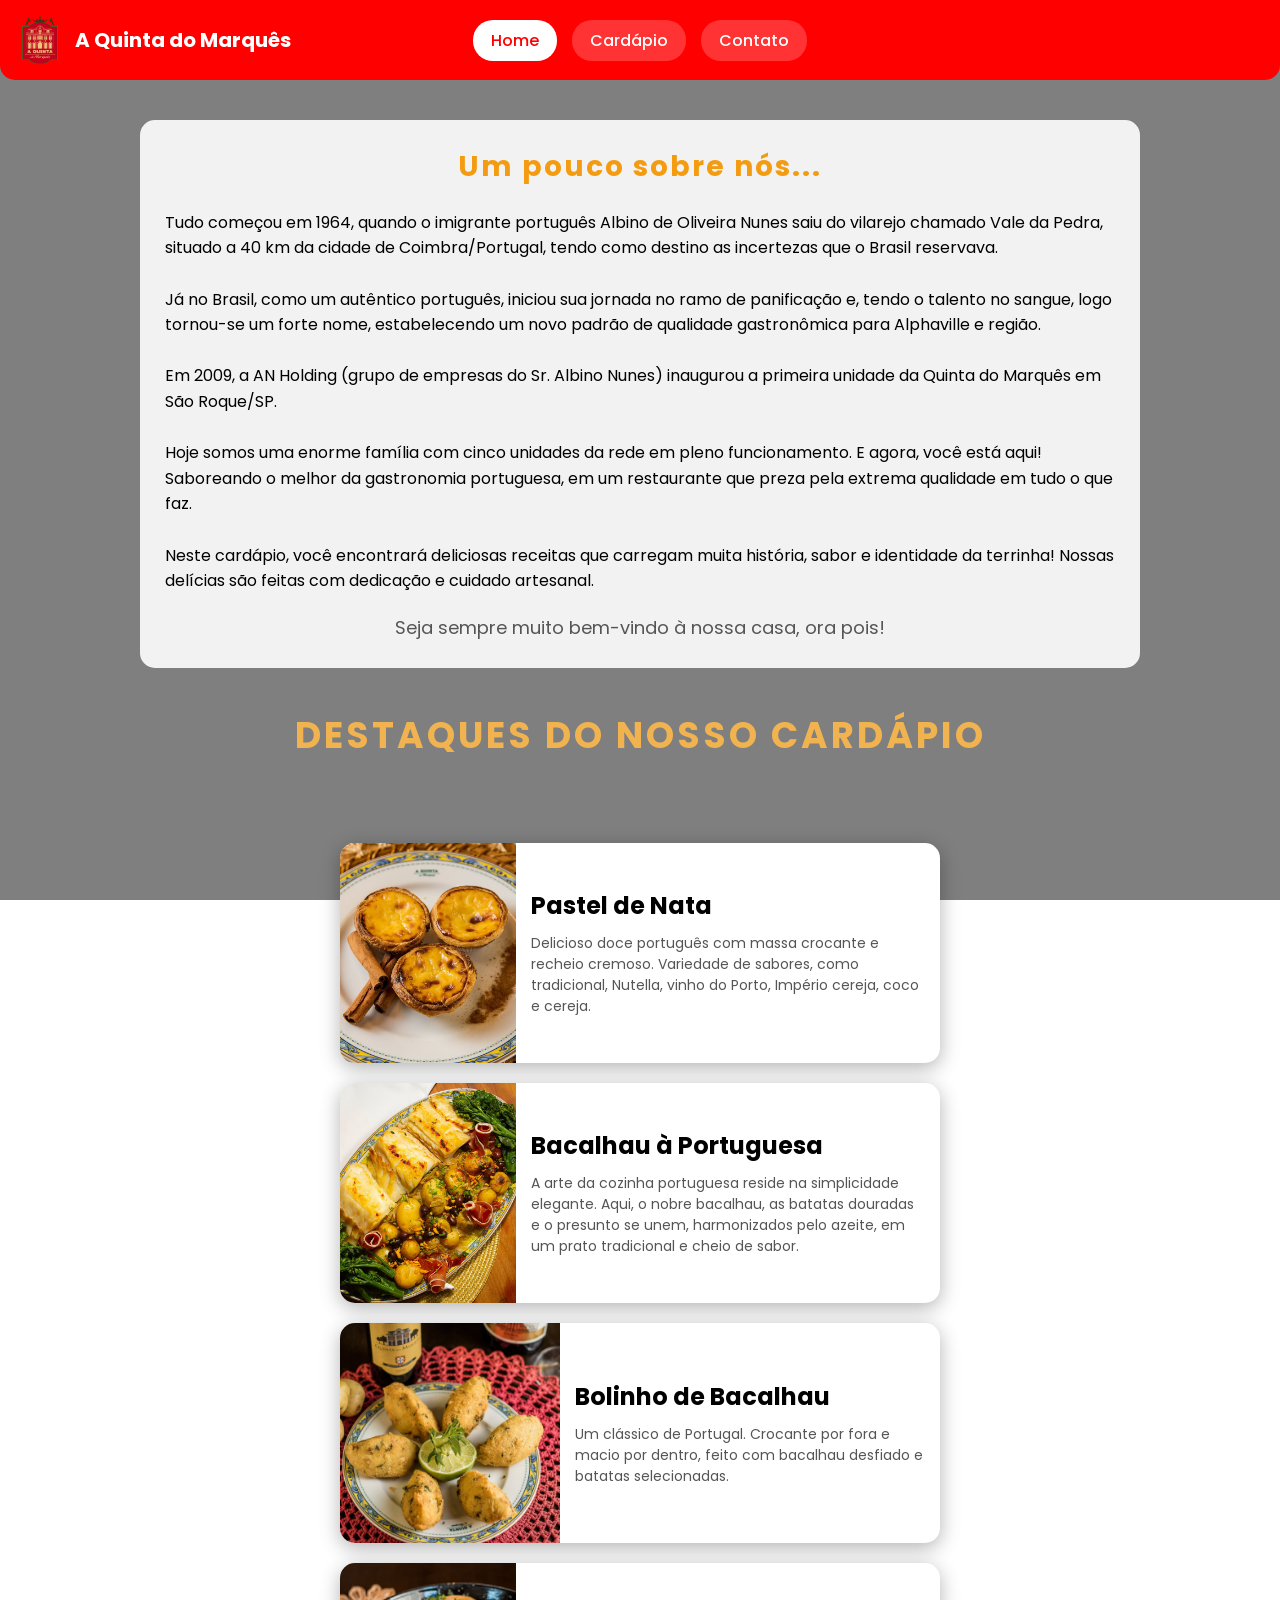
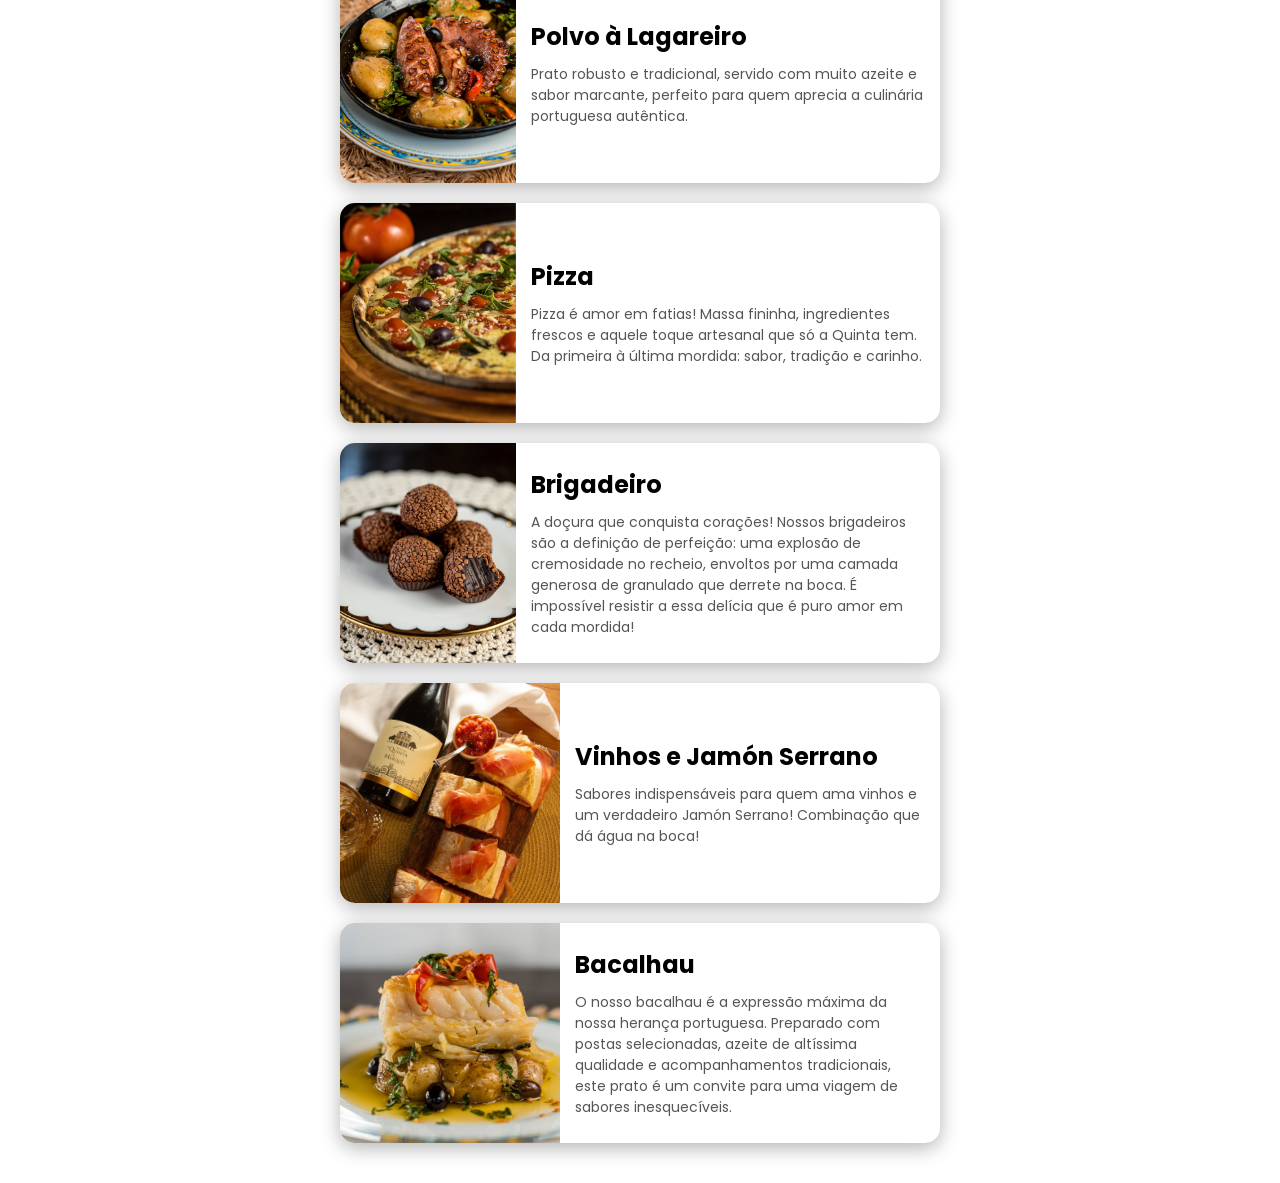
<file: index.html>
<!DOCTYPE html>
<html lang="pt-BR">
<head>
    <link href="https://fonts.googleapis.com/css2?family=Playfair+Display:wght@500;700&family=Poppins:wght@300;400&display=swap" rel="stylesheet">
    <meta charset="UTF-8">
    <meta name="viewport" content="width=device-width, initial-scale=1.0">
    <link rel="icon" type="image/png" href="img/logo.png">
    <link rel="stylesheet" href="home.css">
    <title>Cardápio A Quinta do Marquês</title>
</head>

<body>

<nav>
    <div class="header">
        
        <!-- LOGO -->
        <div class="logo">
            <img src="img/logo.png" alt="Logo Quinta do Marquês">
            <span>A Quinta do Marquês</span>
        </div>

        <!-- MENU -->
        <div class="menu">
            <a href="index.html" class="btn-menu ativo">Home</a> 
            <a href="cardapio.html" class="btn-menu">Cardápio</a>
            <a href="contato.html" class="btn-menu">Contato</a>
        </div>

    </div>
</nav>

<!-- SOBRE NÓS -->
<header class="header-home">
    <h1 class="sobre-nos">Um pouco sobre nós...</h1>

    <p>
        Tudo começou em 1964, quando o imigrante português Albino de Oliveira Nunes saiu do vilarejo chamado Vale da Pedra, situado a 40 km da cidade de Coimbra/Portugal, tendo como destino as incertezas que o Brasil reservava.
        <br><br>
        Já no Brasil, como um autêntico português, iniciou sua jornada no ramo de panificação e, tendo o talento no sangue, logo tornou-se um forte nome, estabelecendo um novo padrão de qualidade gastronômica para Alphaville e região.
        <br><br>
        Em 2009, a AN Holding (grupo de empresas do Sr. Albino Nunes) inaugurou a primeira unidade da Quinta do Marquês em São Roque/SP.
        <br><br>
        Hoje somos uma enorme família com cinco unidades da rede em pleno funcionamento. E agora, você está aqui! Saboreando o melhor da gastronomia portuguesa, em um restaurante que preza pela extrema qualidade em tudo o que faz.
        <br><br>
        Neste cardápio, você encontrará deliciosas receitas que carregam muita história, sabor e identidade da terrinha! Nossas delícias são feitas com dedicação e cuidado artesanal.
    </p>

    <p class="Pcenteer">
        Seja sempre muito bem-vindo à nossa casa, ora pois!
    </p>
</header>

<!-- DESTAQUES -->
<h1 class="dst">DESTAQUES DO NOSSO CARDÁPIO</h1>

<section class="home"> 

    <div class="cards-home">

        <div class="destaque2">
            <img src="img/pastel de belem.jpg" alt="Pastel de Nata">
            <div class="info2">
                <h2>Pastel de Nata</h2>
                <p>
                    Delicioso doce português com massa crocante e recheio cremoso.
                    Variedade de sabores, como tradicional, Nutella, vinho do Porto, Império cereja, coco e cereja.
                </p>
            </div>
        </div>

        <div class="destaque2">
            <img src="img/bacalhauaportuguesa.jpg" alt="Bacalhau à Portuguesa">
            <div class="info2">
                <h2>Bacalhau à Portuguesa</h2>
                <p>
                    A arte da cozinha portuguesa reside na simplicidade elegante. Aqui, o nobre bacalhau, as batatas douradas e o presunto se unem, harmonizados pelo azeite, em um prato tradicional e cheio de sabor.
                </p>
            </div>
        </div>

        <div class="destaque2">
            <img src="img/bolinho de bacalhau.jpg" alt="Bolinho de Bacalhau">
            <div class="info2">
                <h2>Bolinho de Bacalhau</h2>
                <p>
                    Um clássico de Portugal. Crocante por fora e macio por dentro, feito com bacalhau desfiado e batatas selecionadas.
                </p>
            </div>
        </div> 

        <div class="destaque2">
            <img src="img/polvo.jpg" alt="Polvo à Lagareiro">
            <div class="info2">
                <h2>Polvo à Lagareiro</h2>
                <p>
                    Prato robusto e tradicional, servido com muito azeite e sabor marcante, perfeito para quem aprecia a culinária portuguesa autêntica.
                </p>
            </div>
        </div> 

        <div class="destaque2">
            <img src="img/pizza2.jpg" alt="Pizza">
            <div class="info2">
                <h2>Pizza</h2>
                <p>
                    Pizza é amor em fatias!

                   Massa fininha, ingredientes frescos e aquele toque artesanal que só a Quinta tem.
                   Da primeira à última mordida: sabor, tradição e carinho.
                </p>
            </div>
        </div> 

         <div class="destaque2">
            <img src="img/brigadeiro.jpg" alt="Brigadeiro">
            <div class="info2">
                <h2>Brigadeiro</h2>
                <p> A doçura que conquista corações!

                   Nossos brigadeiros são a definição de perfeição: uma explosão de cremosidade no recheio, envoltos por uma camada generosa de granulado que derrete na boca. É impossível resistir a essa delícia que é puro amor em cada mordida! 
                </p>
            </div>
        </div> 

         <div class="destaque2">
            <img src="img/jamon.jpg" alt="Vinho e Jamon Serrano">
            <div class="info2">
                <h2>Vinhos e Jamón Serrano</h2>
                <p> Sabores indispensáveis para quem ama vinhos e um verdadeiro Jamón Serrano!
                    Combinação que dá água na boca! 

                </p>
            </div>
        </div>

        <div class="destaque2">
            <img src="img/bacalhau.jpg" alt="Bacalhau">
            <div class="info2">
                <h2>Bacalhau</h2>
                <p> O nosso bacalhau é a expressão máxima da nossa herança portuguesa.
                    Preparado com postas selecionadas, azeite de altíssima qualidade e acompanhamentos tradicionais, este prato é um convite para uma viagem de sabores inesquecíveis.
                </p>
            </div>


</section>

</body>
</html>
</file>
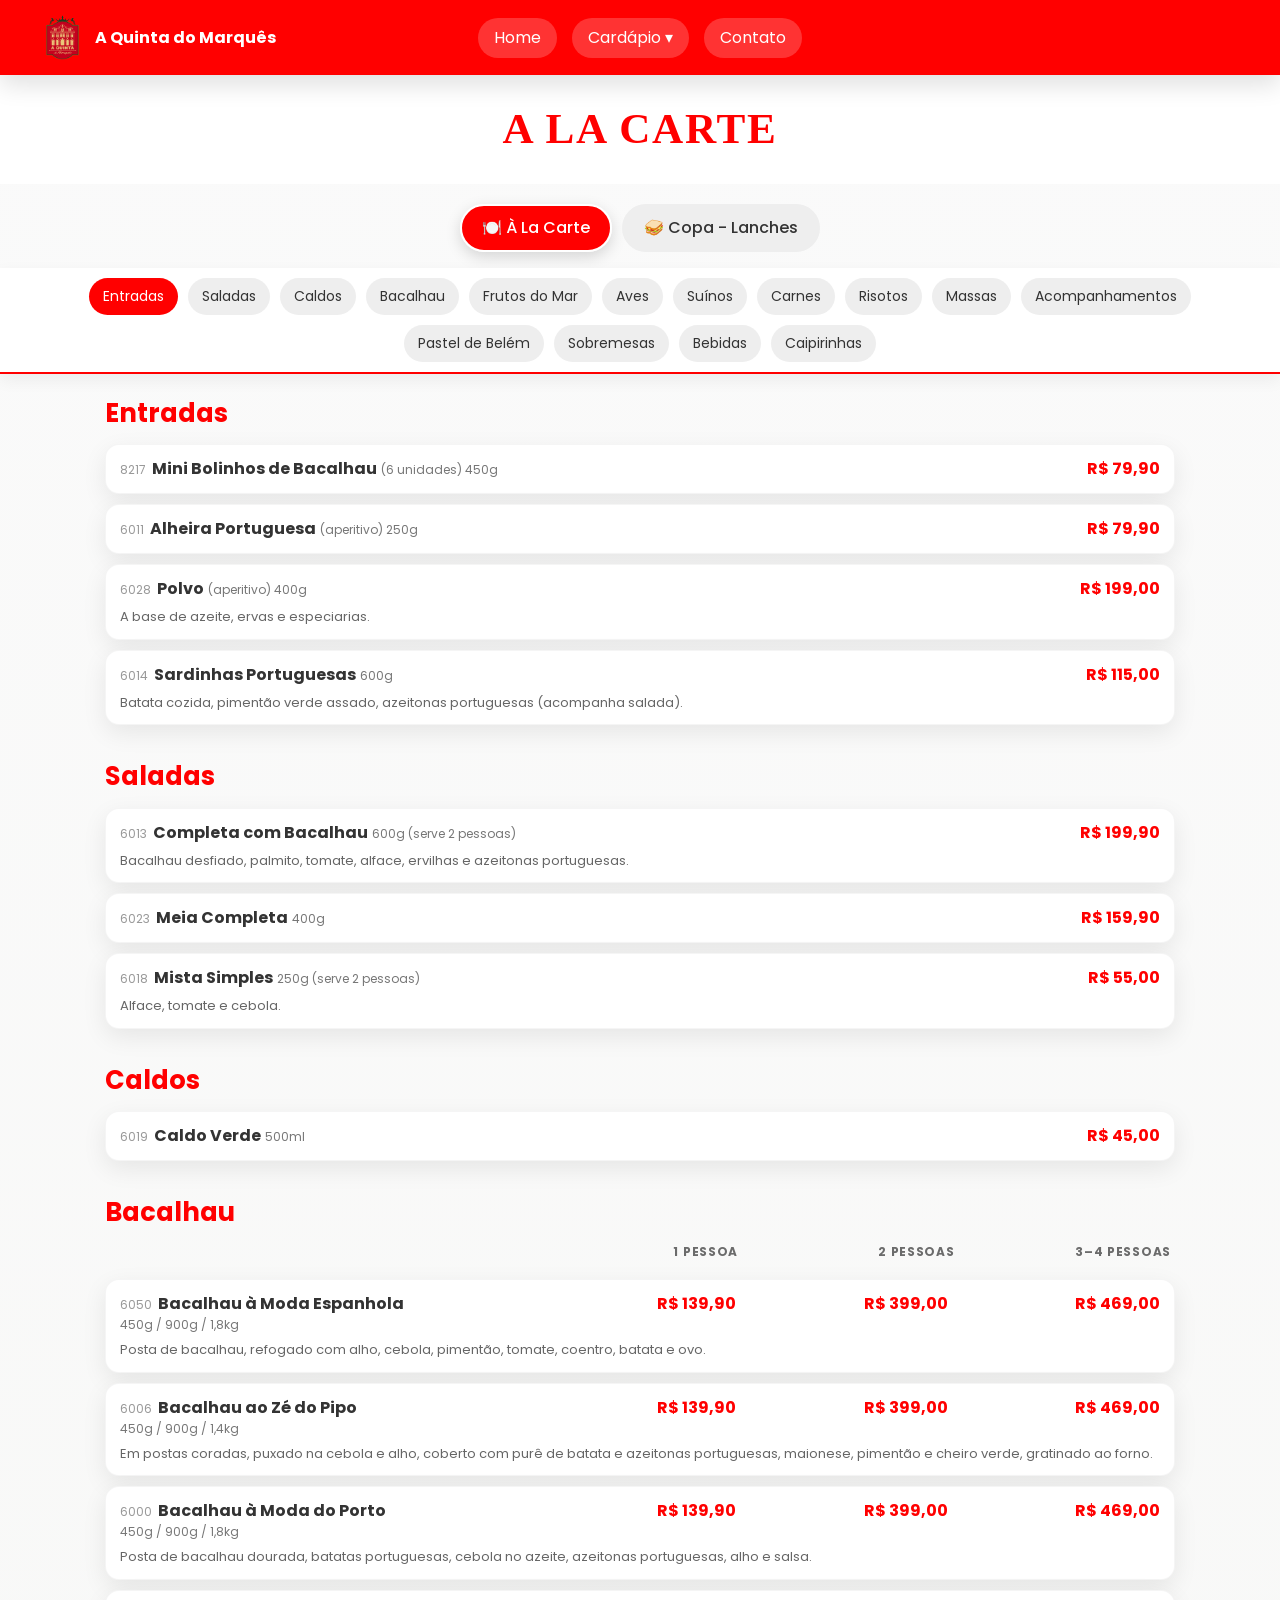
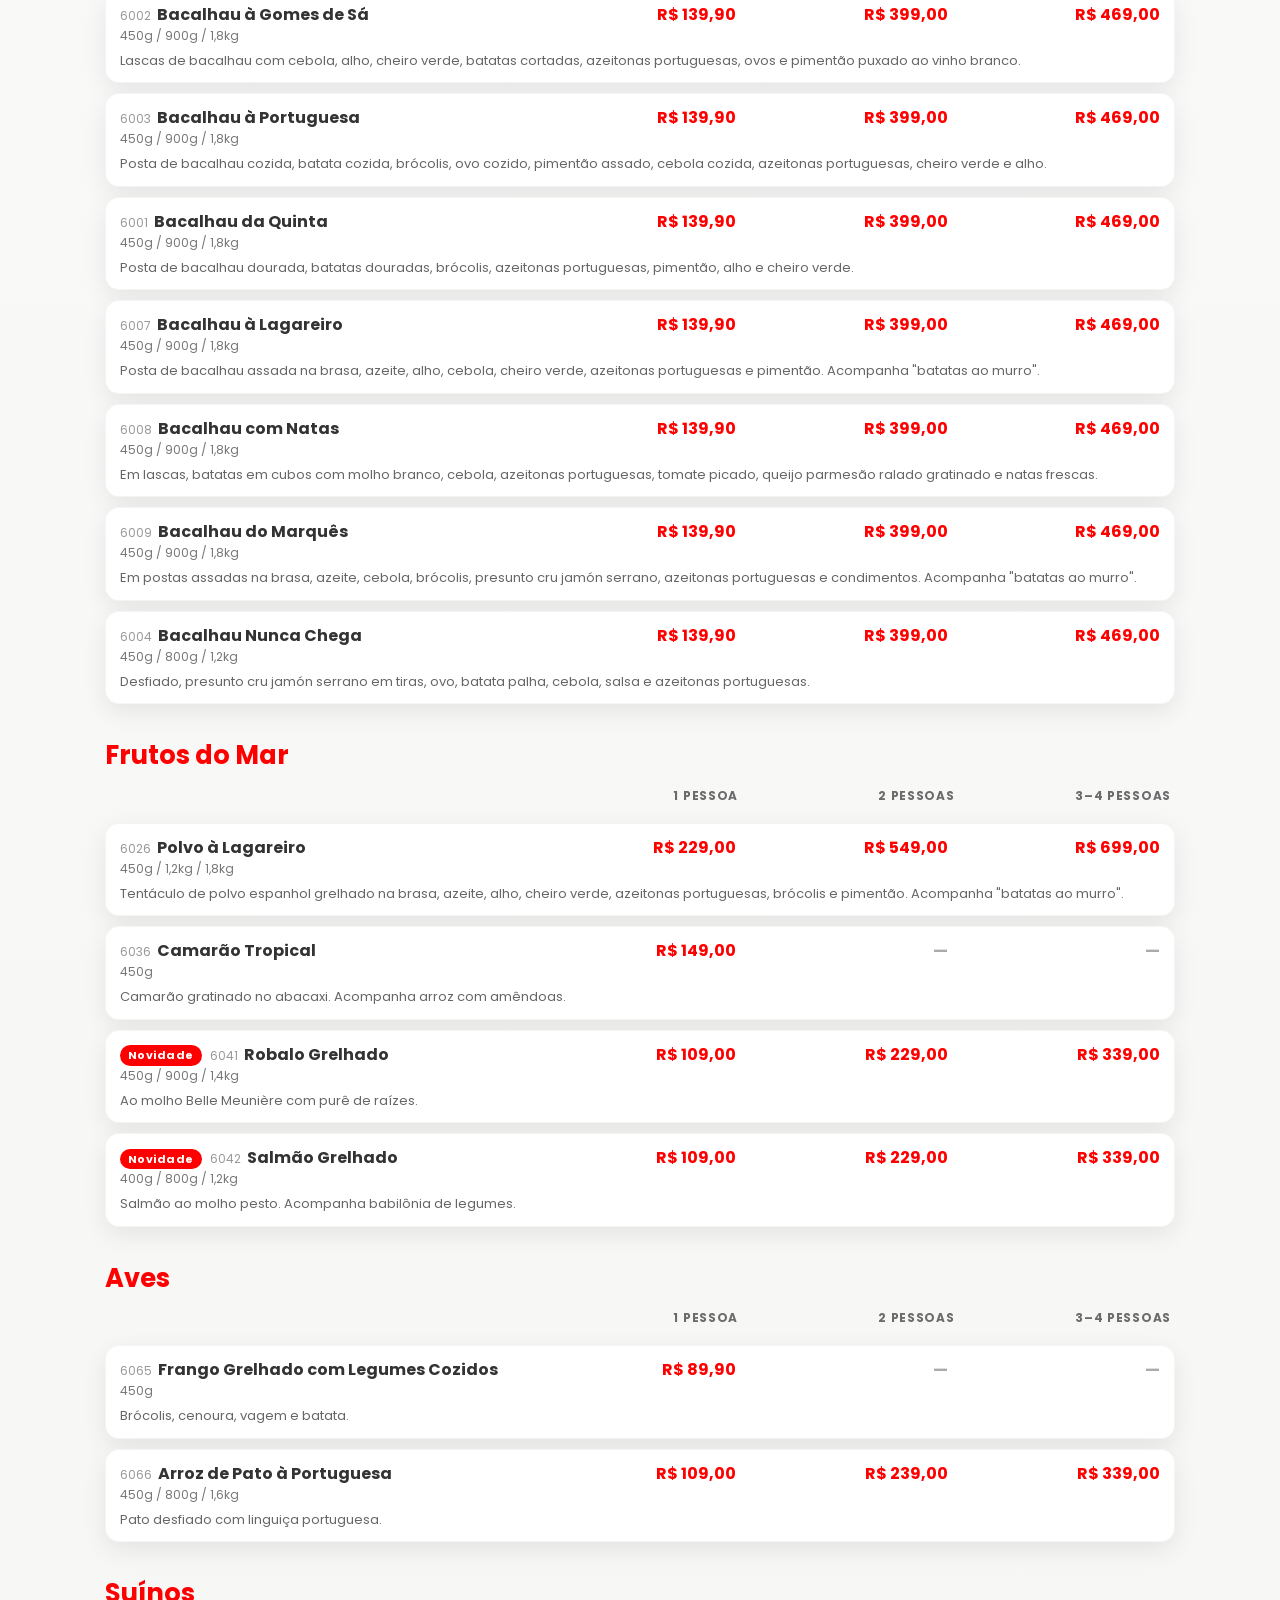
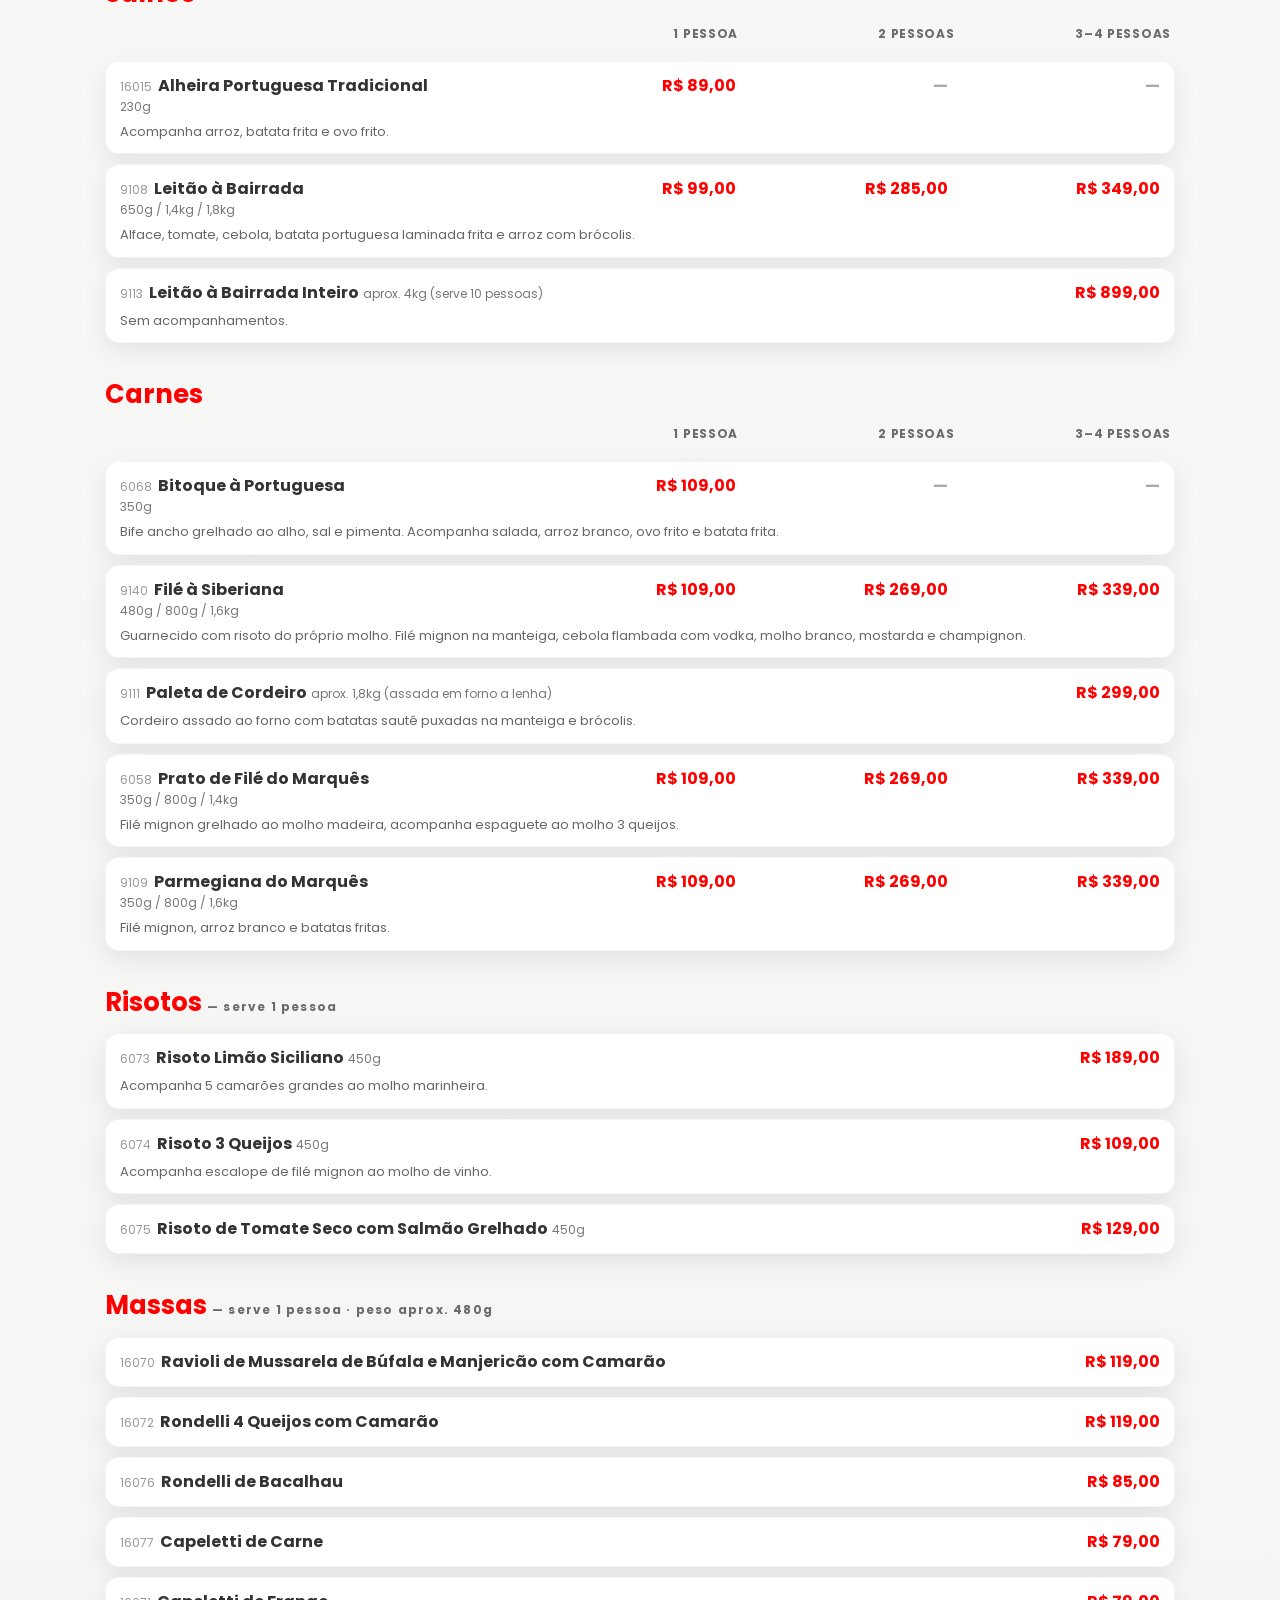
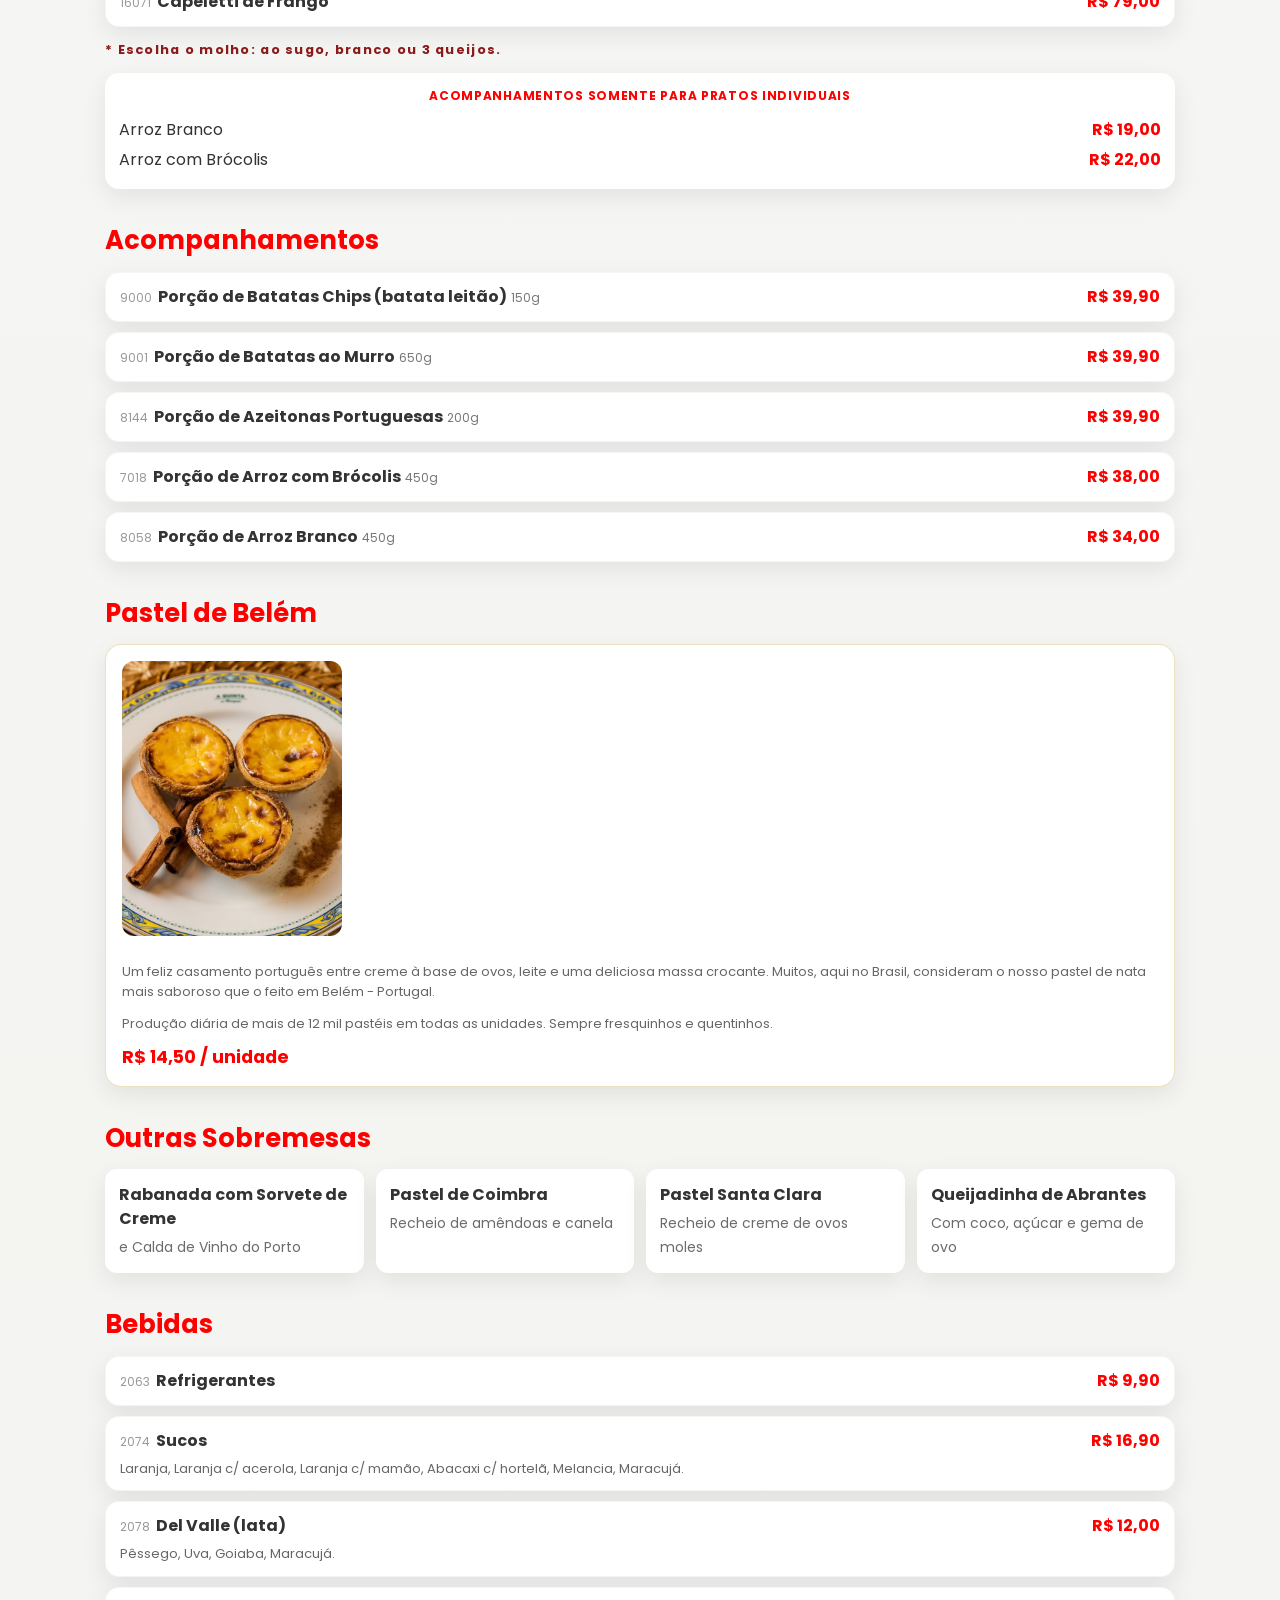
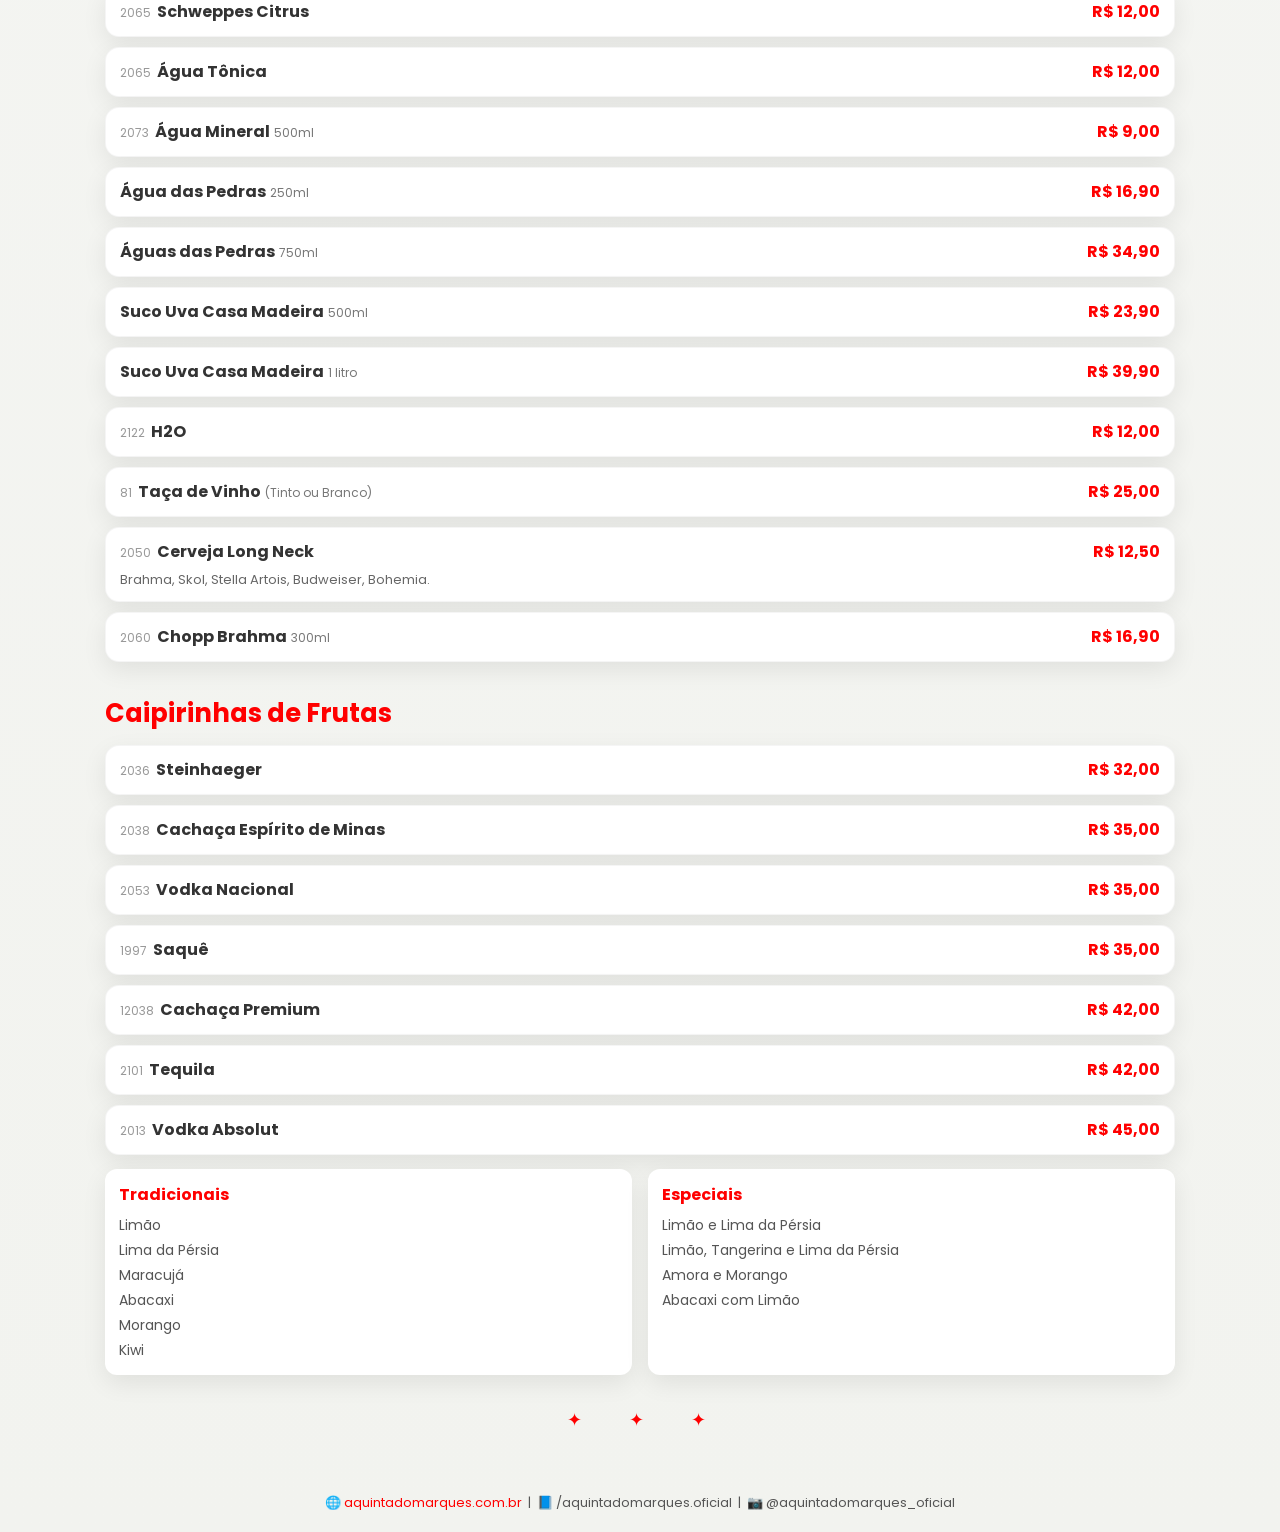
<file: cardapio.html>
<!DOCTYPE html>
<html lang="pt-BR">
<head>
  <meta charset="UTF-8">
  <meta name="viewport" content="width=device-width, initial-scale=1.0">
  <link rel="icon" type="image/png" href="img/logo.png">
  <title>Cardápio — A Quinta do Marquês</title>

  <link rel="stylesheet" href="cardapio.css">

  <!-- Fonte -->
  <link href="https://fonts.googleapis.com/css2?family=Poppins:wght@300;400;500;600;700&display=swap" rel="stylesheet">
  <script src="estrutura.js" defer></script>
</head>

<body>

<!-- ================= NAVBAR ================= -->
<nav>
  <div class="header">

    <div class="logo">
      <img src="img/logo.png" alt="Logo Quinta do Marquês">
      <span>A Quinta do Marquês</span>
    </div>

    <div class="menu">
      <a href="index.html" class="btn-menu">Home</a> 

      <div class="dropdown">
  <button class="btn-menu dropdown-toggle">
    Cardápio ▾
  </button>

  <div class="dropdown-menu">
    <a href="cardapio.html">🍽️ À La Carte</a>
    <a href="copa.html">🥪 Copa - Lanches</a>
  </div>
</div>

      <a href="contato.html" class="btn-menu">Contato</a>
    </div>

  </div>
</nav>

<!-- ================= TÍTULO ================= -->
<header class="Hcenter">A LA CARTE</header>

<div class="menu-switch">
  <a href="cardapio.html" class="switch-btn active">🍽️ À La Carte</a>
  <a href="copa.html" class="switch-btn">🥪 Copa - Lanches</a>
</div>



<nav class="nav">
  <a href="#entradas">Entradas</a>
  <a href="#saladas">Saladas</a>
  <a href="#caldos">Caldos</a>
  <a href="#bacalhau">Bacalhau</a>
  <a href="#frutos">Frutos do Mar</a>
  <a href="#aves">Aves</a>
  <a href="#suinos">Suínos</a>
  <a href="#carnes">Carnes</a>
  <a href="#risotos">Risotos</a>
  <a href="#massas">Massas</a>
  <a href="#acompanhamentos">Acompanhamentos</a>
  <a href="#pastel">Pastel de Belém</a>
  <a href="#sobremesas">Sobremesas</a>
  <a href="#bebidas">Bebidas</a>
  <a href="#caipirinhas">Caipirinhas</a>
</nav>

<div class="container">

  <!-- ═══════════════════ ENTRADAS ═══════════════════ -->
  <section class="section" id="entradas">
    <h2 class="section-title">Entradas</h2>

    <div class="item">
      <div class="item-row">
        <div><span class="item-code">8217</span><span class="item-name">Mini Bolinhos de Bacalhau</span> <span class="item-size">(6 unidades) 450g</span></div>
        <div class="price">R$ 79,90</div>
      </div>
    </div>

    <div class="item">
      <div class="item-row">
        <div><span class="item-code">6011</span><span class="item-name">Alheira Portuguesa</span> <span class="item-size">(aperitivo) 250g</span></div>
        <div class="price">R$ 79,90</div>
      </div>
    </div>

    <div class="item">
      <div class="item-row">
        <div><span class="item-code">6028</span><span class="item-name">Polvo</span> <span class="item-size">(aperitivo) 400g</span></div>
        <div class="price">R$ 199,00</div>
      </div>
      <p class="item-desc">A base de azeite, ervas e especiarias.</p>
    </div>

    <div class="item">
      <div class="item-row">
        <div><span class="item-code">6014</span><span class="item-name">Sardinhas Portuguesas</span> <span class="item-size">600g</span></div>
        <div class="price">R$ 115,00</div>
      </div>
      <p class="item-desc">Batata cozida, pimentão verde assado, azeitonas portuguesas (acompanha salada).</p>
    </div>
  </section>

  <!-- ═══════════════════ SALADAS ═══════════════════ -->
  <section class="section" id="saladas">
    <h2 class="section-title">Saladas</h2>

    <div class="item">
      <div class="item-row">
        <div><span class="item-code">6013</span><span class="item-name">Completa com Bacalhau</span> <span class="item-size">600g (serve 2 pessoas)</span></div>
        <div class="price">R$ 199,90</div>
      </div>
      <p class="item-desc">Bacalhau desfiado, palmito, tomate, alface, ervilhas e azeitonas portuguesas.</p>
    </div>

    <div class="item">
      <div class="item-row">
        <div><span class="item-code">6023</span><span class="item-name">Meia Completa</span> <span class="item-size">400g</span></div>
        <div class="price">R$ 159,90</div>
      </div>
    </div>

    <div class="item">
      <div class="item-row">
        <div><span class="item-code">6018</span><span class="item-name">Mista Simples</span> <span class="item-size">250g (serve 2 pessoas)</span></div>
        <div class="price">R$ 55,00</div>
      </div>
      <p class="item-desc">Alface, tomate e cebola.</p>
    </div>
  </section>

  <!-- ═══════════════════ CALDOS ═══════════════════ -->
  <section class="section" id="caldos">
    <h2 class="section-title">Caldos</h2>
    <div class="item">
      <div class="item-row">
        <div><span class="item-code">6019</span><span class="item-name">Caldo Verde</span> <span class="item-size">500ml</span></div>
        <div class="price">R$ 45,00</div>
      </div>
    </div>
  </section>

  <!-- ═══════════════════ BACALHAU ═══════════════════ -->
  <section class="section" id="bacalhau">
    <h2 class="section-title">Bacalhau</h2>

    <div class="serving-header">
      <span></span>
      <span>1 Pessoa</span>
      <span>2 Pessoas</span>
      <span>3–4 Pessoas</span>
    </div>

    <!-- helper macro via repeated blocks -->
    <div class="item">
      <div class="item-row-multi">
        <div><span class="item-code">6050</span><span class="item-name">Bacalhau à Moda Espanhola</span> <div class="item-size">450g / 900g / 1,8kg</div></div>
        <div class="price">R$ 139,90</div>
        <div class="price">R$ 399,00</div>
        <div class="price">R$ 469,00</div>
      </div>
      <p class="item-desc">Posta de bacalhau, refogado com alho, cebola, pimentão, tomate, coentro, batata e ovo.</p>
    </div>

    <div class="item">
      <div class="item-row-multi">
        <div><span class="item-code">6006</span><span class="item-name">Bacalhau ao Zé do Pipo</span> <div class="item-size">450g / 900g / 1,4kg</div></div>
        <div class="price">R$ 139,90</div>
        <div class="price">R$ 399,00</div>
        <div class="price">R$ 469,00</div>
      </div>
      <p class="item-desc">Em postas coradas, puxado na cebola e alho, coberto com purê de batata e azeitonas portuguesas, maionese, pimentão e cheiro verde, gratinado ao forno.</p>
    </div>

    <div class="item">
      <div class="item-row-multi">
        <div><span class="item-code">6000</span><span class="item-name">Bacalhau à Moda do Porto</span> <div class="item-size">450g / 900g / 1,8kg</div></div>
        <div class="price">R$ 139,90</div>
        <div class="price">R$ 399,00</div>
        <div class="price">R$ 469,00</div>
      </div>
      <p class="item-desc">Posta de bacalhau dourada, batatas portuguesas, cebola no azeite, azeitonas portuguesas, alho e salsa.</p>
    </div>

    <div class="item">
      <div class="item-row-multi">
        <div><span class="item-code">6002</span><span class="item-name">Bacalhau à Gomes de Sá</span> <div class="item-size">450g / 900g / 1,8kg</div></div>
        <div class="price">R$ 139,90</div>
        <div class="price">R$ 399,00</div>
        <div class="price">R$ 469,00</div>
      </div>
      <p class="item-desc">Lascas de bacalhau com cebola, alho, cheiro verde, batatas cortadas, azeitonas portuguesas, ovos e pimentão puxado ao vinho branco.</p>
    </div>

    <div class="item">
      <div class="item-row-multi">
        <div><span class="item-code">6003</span><span class="item-name">Bacalhau à Portuguesa</span> <div class="item-size">450g / 900g / 1,8kg</div></div>
        <div class="price">R$ 139,90</div>
        <div class="price">R$ 399,00</div>
        <div class="price">R$ 469,00</div>
      </div>
      <p class="item-desc">Posta de bacalhau cozida, batata cozida, brócolis, ovo cozido, pimentão assado, cebola cozida, azeitonas portuguesas, cheiro verde e alho.</p>
    </div>

    <div class="item">
      <div class="item-row-multi">
        <div><span class="item-code">6001</span><span class="item-name">Bacalhau da Quinta</span> <div class="item-size">450g / 900g / 1,8kg</div></div>
        <div class="price">R$ 139,90</div>
        <div class="price">R$ 399,00</div>
        <div class="price">R$ 469,00</div>
      </div>
      <p class="item-desc">Posta de bacalhau dourada, batatas douradas, brócolis, azeitonas portuguesas, pimentão, alho e cheiro verde.</p>
    </div>

    <div class="item">
      <div class="item-row-multi">
        <div><span class="item-code">6007</span><span class="item-name">Bacalhau à Lagareiro</span> <div class="item-size">450g / 900g / 1,8kg</div></div>
        <div class="price">R$ 139,90</div>
        <div class="price">R$ 399,00</div>
        <div class="price">R$ 469,00</div>
      </div>
      <p class="item-desc">Posta de bacalhau assada na brasa, azeite, alho, cebola, cheiro verde, azeitonas portuguesas e pimentão. Acompanha "batatas ao murro".</p>
    </div>

    <div class="item">
      <div class="item-row-multi">
        <div><span class="item-code">6008</span><span class="item-name">Bacalhau com Natas</span> <div class="item-size">450g / 900g / 1,8kg</div></div>
        <div class="price">R$ 139,90</div>
        <div class="price">R$ 399,00</div>
        <div class="price">R$ 469,00</div>
      </div>
      <p class="item-desc">Em lascas, batatas em cubos com molho branco, cebola, azeitonas portuguesas, tomate picado, queijo parmesão ralado gratinado e natas frescas.</p>
    </div>

    <div class="item">
      <div class="item-row-multi">
        <div><span class="item-code">6009</span><span class="item-name">Bacalhau do Marquês</span> <div class="item-size">450g / 900g / 1,8kg</div></div>
        <div class="price">R$ 139,90</div>
        <div class="price">R$ 399,00</div>
        <div class="price">R$ 469,00</div>
      </div>
      <p class="item-desc">Em postas assadas na brasa, azeite, cebola, brócolis, presunto cru jamón serrano, azeitonas portuguesas e condimentos. Acompanha "batatas ao murro".</p>
    </div>

    <div class="item">
      <div class="item-row-multi">
        <div><span class="item-code">6004</span><span class="item-name">Bacalhau Nunca Chega</span> <div class="item-size">450g / 800g / 1,2kg</div></div>
        <div class="price">R$ 139,90</div>
        <div class="price">R$ 399,00</div>
        <div class="price">R$ 469,00</div>
      </div>
      <p class="item-desc">Desfiado, presunto cru jamón serrano em tiras, ovo, batata palha, cebola, salsa e azeitonas portuguesas.</p>
    </div>
  </section>

  <!-- ═══════════════════ FRUTOS DO MAR ═══════════════════ -->
  <section class="section" id="frutos">
    <h2 class="section-title">Frutos do Mar</h2>

    <div class="serving-header">
      <span></span>
      <span>1 Pessoa</span>
      <span>2 Pessoas</span>
      <span>3–4 Pessoas</span>
    </div>

    <div class="item">
      <div class="item-row-multi">
        <div><span class="item-code">6026</span><span class="item-name">Polvo à Lagareiro</span> <div class="item-size">450g / 1,2kg / 1,8kg</div></div>
        <div class="price">R$ 229,00</div>
        <div class="price">R$ 549,00</div>
        <div class="price">R$ 699,00</div>
      </div>
      <p class="item-desc">Tentáculo de polvo espanhol grelhado na brasa, azeite, alho, cheiro verde, azeitonas portuguesas, brócolis e pimentão. Acompanha "batatas ao murro".</p>
    </div>

    <div class="item">
      <div class="item-row-multi">
        <div><span class="item-code">6036</span><span class="item-name">Camarão Tropical</span> <div class="item-size">450g</div></div>
        <div class="price">R$ 149,00</div>
        <div class="price price-dash">—</div>
        <div class="price price-dash">—</div>
      </div>
      <p class="item-desc">Camarão gratinado no abacaxi. Acompanha arroz com amêndoas.</p>
    </div>

    <div class="item">
      <div class="item-row-multi">
        <div>
          <span class="item-badge">Novidade</span>
          <span class="item-code" style="margin-left:0.3rem">6041</span><span class="item-name">Robalo Grelhado</span>
          <div class="item-size">450g / 900g / 1,4kg</div>
        </div>
        <div class="price">R$ 109,00</div>
        <div class="price">R$ 229,00</div>
        <div class="price">R$ 339,00</div>
      </div>
      <p class="item-desc">Ao molho Belle Meunière com purê de raízes.</p>
    </div>

    <div class="item">
      <div class="item-row-multi">
        <div>
          <span class="item-badge">Novidade</span>
          <span class="item-code" style="margin-left:0.3rem">6042</span><span class="item-name">Salmão Grelhado</span>
          <div class="item-size">400g / 800g / 1,2kg</div>
        </div>
        <div class="price">R$ 109,00</div>
        <div class="price">R$ 229,00</div>
        <div class="price">R$ 339,00</div>
      </div>
      <p class="item-desc">Salmão ao molho pesto. Acompanha babilônia de legumes.</p>
    </div>
  </section>

  <!-- ═══════════════════ AVES ═══════════════════ -->
  <section class="section" id="aves">
    <h2 class="section-title">Aves</h2>

    <div class="serving-header">
      <span></span>
      <span>1 Pessoa</span>
      <span>2 Pessoas</span>
      <span>3–4 Pessoas</span>
    </div>

    <div class="item">
      <div class="item-row-multi">
        <div><span class="item-code">6065</span><span class="item-name">Frango Grelhado com Legumes Cozidos</span> <div class="item-size">450g</div></div>
        <div class="price">R$ 89,90</div>
        <div class="price price-dash">—</div>
        <div class="price price-dash">—</div>
      </div>
      <p class="item-desc">Brócolis, cenoura, vagem e batata.</p>
    </div>

    <div class="item">
      <div class="item-row-multi">
        <div><span class="item-code">6066</span><span class="item-name">Arroz de Pato à Portuguesa</span> <div class="item-size">450g / 800g / 1,6kg</div></div>
        <div class="price">R$ 109,00</div>
        <div class="price">R$ 239,00</div>
        <div class="price">R$ 339,00</div>
      </div>
      <p class="item-desc">Pato desfiado com linguiça portuguesa.</p>
    </div>
  </section>

  <!-- ═══════════════════ SUÍNOS ═══════════════════ -->
  <section class="section" id="suinos">
    <h2 class="section-title">Suínos</h2>

    <div class="serving-header">
      <span></span>
      <span>1 Pessoa</span>
      <span>2 Pessoas</span>
      <span>3–4 Pessoas</span>
    </div>

    <div class="item">
      <div class="item-row-multi">
        <div><span class="item-code">16015</span><span class="item-name">Alheira Portuguesa Tradicional</span> <div class="item-size">230g</div></div>
        <div class="price">R$ 89,00</div>
        <div class="price price-dash">—</div>
        <div class="price price-dash">—</div>
      </div>
      <p class="item-desc">Acompanha arroz, batata frita e ovo frito.</p>
    </div>

    <div class="item">
      <div class="item-row-multi">
        <div><span class="item-code">9108</span><span class="item-name">Leitão à Bairrada</span> <div class="item-size">650g / 1,4kg / 1,8kg</div></div>
        <div class="price">R$ 99,00</div>
        <div class="price">R$ 285,00</div>
        <div class="price">R$ 349,00</div>
      </div>
      <p class="item-desc">Alface, tomate, cebola, batata portuguesa laminada frita e arroz com brócolis.</p>
    </div>

    <div class="item">
      <div class="item-row">
        <div><span class="item-code">9113</span><span class="item-name">Leitão à Bairrada Inteiro</span> <span class="item-size">aprox. 4kg (serve 10 pessoas)</span></div>
        <div class="price">R$ 899,00</div>
      </div>
      <p class="item-desc">Sem acompanhamentos.</p>
    </div>
  </section>

  <!-- ═══════════════════ CARNES ═══════════════════ -->
  <section class="section" id="carnes">
    <h2 class="section-title">Carnes</h2>

    <div class="serving-header">
      <span></span>
      <span>1 Pessoa</span>
      <span>2 Pessoas</span>
      <span>3–4 Pessoas</span>
    </div>

    <div class="item">
      <div class="item-row-multi">
        <div><span class="item-code">6068</span><span class="item-name">Bitoque à Portuguesa</span> <div class="item-size">350g</div></div>
        <div class="price">R$ 109,00</div>
        <div class="price price-dash">—</div>
        <div class="price price-dash">—</div>
      </div>
      <p class="item-desc">Bife ancho grelhado ao alho, sal e pimenta. Acompanha salada, arroz branco, ovo frito e batata frita.</p>
    </div>

    <div class="item">
      <div class="item-row-multi">
        <div><span class="item-code">9140</span><span class="item-name">Filé à Siberiana</span> <div class="item-size">480g / 800g / 1,6kg</div></div>
        <div class="price">R$ 109,00</div>
        <div class="price">R$ 269,00</div>
        <div class="price">R$ 339,00</div>
      </div>
      <p class="item-desc">Guarnecido com risoto do próprio molho. Filé mignon na manteiga, cebola flambada com vodka, molho branco, mostarda e champignon.</p>
    </div>

    <div class="item">
      <div class="item-row">
        <div><span class="item-code">9111</span><span class="item-name">Paleta de Cordeiro</span> <span class="item-size">aprox. 1,8kg (assada em forno a lenha)</span></div>
        <div class="price">R$ 299,00</div>
      </div>
      <p class="item-desc">Cordeiro assado ao forno com batatas sautê puxadas na manteiga e brócolis.</p>
    </div>

    <div class="item">
      <div class="item-row-multi">
        <div><span class="item-code">6058</span><span class="item-name">Prato de Filé do Marquês</span> <div class="item-size">350g / 800g / 1,4kg</div></div>
        <div class="price">R$ 109,00</div>
        <div class="price">R$ 269,00</div>
        <div class="price">R$ 339,00</div>
      </div>
      <p class="item-desc">Filé mignon grelhado ao molho madeira, acompanha espaguete ao molho 3 queijos.</p>
    </div>

    <div class="item">
      <div class="item-row-multi">
        <div><span class="item-code">9109</span><span class="item-name">Parmegiana do Marquês</span> <div class="item-size">350g / 800g / 1,6kg</div></div>
        <div class="price">R$ 109,00</div>
        <div class="price">R$ 269,00</div>
        <div class="price">R$ 339,00</div>
      </div>
      <p class="item-desc">Filé mignon, arroz branco e batatas fritas.</p>
    </div>
  </section>

  <!-- ═══════════════════ RISOTOS ═══════════════════ -->
  <section class="section" id="risotos">
    <h2 class="section-title">Risotos <span style="font-size:0.75rem;font-style:normal;color:var(--ink-soft);letter-spacing:0.1em"> — serve 1 pessoa</span></h2>

    <div class="item">
      <div class="item-row">
        <div><span class="item-code">6073</span><span class="item-name">Risoto Limão Siciliano</span> <span class="item-size">450g</span></div>
        <div class="price">R$ 189,00</div>
      </div>
      <p class="item-desc">Acompanha 5 camarões grandes ao molho marinheira.</p>
    </div>

    <div class="item">
      <div class="item-row">
        <div><span class="item-code">6074</span><span class="item-name">Risoto 3 Queijos</span> <span class="item-size">450g</span></div>
        <div class="price">R$ 109,00</div>
      </div>
      <p class="item-desc">Acompanha escalope de filé mignon ao molho de vinho.</p>
    </div>

    <div class="item">
      <div class="item-row">
        <div><span class="item-code">6075</span><span class="item-name">Risoto de Tomate Seco com Salmão Grelhado</span> <span class="item-size">450g</span></div>
        <div class="price">R$ 129,00</div>
      </div>
    </div>
  </section>

  <!-- ═══════════════════ MASSAS ═══════════════════ -->
  <section class="section" id="massas">
    <h2 class="section-title">Massas <span style="font-size:0.75rem;font-style:normal;color:var(--ink-soft);letter-spacing:0.1em"> — serve 1 pessoa · peso aprox. 480g</span></h2>

    <div class="item">
      <div class="item-row">
        <div><span class="item-code">16070</span><span class="item-name">Ravioli de Mussarela de Búfala e Manjericão com Camarão</span></div>
        <div class="price">R$ 119,00</div>
      </div>
    </div>

    <div class="item">
      <div class="item-row">
        <div><span class="item-code">16072</span><span class="item-name">Rondelli 4 Queijos com Camarão</span></div>
        <div class="price">R$ 119,00</div>
      </div>
    </div>

    <div class="item">
      <div class="item-row">
        <div><span class="item-code">16076</span><span class="item-name">Rondelli de Bacalhau</span></div>
        <div class="price">R$ 85,00</div>
      </div>
    </div>

    <div class="item">
      <div class="item-row">
        <div><span class="item-code">16077</span><span class="item-name">Capeletti de Carne</span></div>
        <div class="price">R$ 79,00</div>
      </div>
    </div>

    <div class="item">
      <div class="item-row">
        <div><span class="item-code">16071</span><span class="item-name">Capeletti de Frango</span></div>
        <div class="price">R$ 79,00</div>
      </div>
    </div>

    <p style="font-size:0.8rem;color:var(--crimson);font-weight:700;letter-spacing:0.1em;margin-top:0.8rem">* Escolha o molho: ao sugo, branco ou 3 queijos.</p>

    <div class="side-box">
      <div class="side-box-title">Acompanhamentos somente para pratos individuais</div>
      <div class="item-row" style="padding:0.2rem 0">
        <span>Arroz Branco</span><span class="price">R$ 19,00</span>
      </div>
      <div class="item-row" style="padding:0.2rem 0">
        <span>Arroz com Brócolis</span><span class="price">R$ 22,00</span>
      </div>
    </div>
  </section>

  <!-- ═══════════════════ ACOMPANHAMENTOS ═══════════════════ -->
  <section class="section" id="acompanhamentos">
    <h2 class="section-title">Acompanhamentos</h2>

    <div class="item">
      <div class="item-row">
        <div><span class="item-code">9000</span><span class="item-name">Porção de Batatas Chips (batata leitão)</span> <span class="item-size">150g</span></div>
        <div class="price">R$ 39,90</div>
      </div>
    </div>

    <div class="item">
      <div class="item-row">
        <div><span class="item-code">9001</span><span class="item-name">Porção de Batatas ao Murro</span> <span class="item-size">650g</span></div>
        <div class="price">R$ 39,90</div>
      </div>
    </div>

    <div class="item">
      <div class="item-row">
        <div><span class="item-code">8144</span><span class="item-name">Porção de Azeitonas Portuguesas</span> <span class="item-size">200g</span></div>
        <div class="price">R$ 39,90</div>
      </div>
    </div>

    <div class="item">
      <div class="item-row">
        <div><span class="item-code">7018</span><span class="item-name">Porção de Arroz com Brócolis</span> <span class="item-size">450g</span></div>
        <div class="price">R$ 38,00</div>
      </div>
    </div>

    <div class="item">
      <div class="item-row">
        <div><span class="item-code">8058</span><span class="item-name">Porção de Arroz Branco</span> <span class="item-size">450g</span></div>
        <div class="price">R$ 34,00</div>
      </div>
    </div>
  </section>

  <!-- ═══════════════════ PASTEL DE BELÉM ═══════════════════ -->
  <section class="section" id="pastel">
    <h2 class="section-title">Pastel de Belém</h2>

    <div class="highlight-box">
        <img src="img/pastel de belem.jpg" alt="pastel-de-belem">
      <div>
        <p class="item-desc" style="font-style:normal">Um feliz casamento português entre creme à base de ovos, leite e uma deliciosa massa crocante. Muitos, aqui no Brasil, consideram o nosso pastel de nata mais saboroso que o feito em Belém - Portugal.</p>
        <p class="item-desc" style="font-style:normal;margin-top:0.8rem">Produção diária de mais de 12 mil pastéis em todas as unidades. Sempre fresquinhos e quentinhos.</p>
        <p class="highlight-price">R$ 14,50 / unidade</p>
      </div>
    </div>
  </section>

  <!-- ═══════════════════ SOBREMESAS ═══════════════════ -->
  <section class="section" id="sobremesas">
    <h2 class="section-title">Outras Sobremesas</h2>

    <div class="desserts-grid">
      <div class="dessert-item">
        <strong>Rabanada com Sorvete de Creme</strong>
        <span>e Calda de Vinho do Porto</span>
      </div>
      <div class="dessert-item">
        <strong>Pastel de Coimbra</strong>
        <span>Recheio de amêndoas e canela</span>
      </div>
      <div class="dessert-item">
        <strong>Pastel Santa Clara</strong>
        <span>Recheio de creme de ovos moles</span>
      </div>
      <div class="dessert-item">
        <strong>Queijadinha de Abrantes</strong>
        <span>Com coco, açúcar e gema de ovo</span>
      </div>
    </div>
  </section>

  <!-- ═══════════════════ BEBIDAS ═══════════════════ -->
  <section class="section" id="bebidas">
    <h2 class="section-title">Bebidas</h2>

    <div class="item">
      <div class="item-row">
        <div><span class="item-code">2063</span><span class="item-name">Refrigerantes</span></div>
        <div class="price">R$ 9,90</div>
      </div>
    </div>

    <div class="item">
      <div class="item-row">
        <div><span class="item-code">2074</span><span class="item-name">Sucos</span></div>
        <div class="price">R$ 16,90</div>
      </div>
      <p class="item-desc">Laranja, Laranja c/ acerola, Laranja c/ mamão, Abacaxi c/ hortelã, Melancia, Maracujá.</p>
    </div>

    <div class="item">
      <div class="item-row">
        <div><span class="item-code">2078</span><span class="item-name">Del Valle (lata)</span></div>
        <div class="price">R$ 12,00</div>
      </div>
      <p class="item-desc">Pêssego, Uva, Goiaba, Maracujá.</p>
    </div>

    <div class="item">
      <div class="item-row">
        <div><span class="item-code">2065</span><span class="item-name">Schweppes Citrus</span></div>
        <div class="price">R$ 12,00</div>
      </div>
    </div>

    <div class="item">
      <div class="item-row">
        <div><span class="item-code">2065</span><span class="item-name">Água Tônica</span></div>
        <div class="price">R$ 12,00</div>
      </div>
    </div>

    <div class="item">
      <div class="item-row">
        <div><span class="item-code">2073</span><span class="item-name">Água Mineral</span> <span class="item-size">500ml</span></div>
        <div class="price">R$ 9,00</div>
      </div>
    </div>

    <div class="item">
      <div class="item-row">
        <div><span class="item-name">Água das Pedras</span> <span class="item-size">250ml</span></div>
        <div class="price">R$ 16,90</div>
      </div>
    </div>

    <div class="item">
      <div class="item-row">
        <div><span class="item-name">Águas das Pedras</span> <span class="item-size">750ml</span></div>
        <div class="price">R$ 34,90</div>
      </div>
    </div>

    <div class="item">
      <div class="item-row">
        <div><span class="item-name">Suco Uva Casa Madeira</span> <span class="item-size">500ml</span></div>
        <div class="price">R$ 23,90</div>
      </div>
    </div>

    <div class="item">
      <div class="item-row">
        <div><span class="item-name">Suco Uva Casa Madeira</span> <span class="item-size">1 litro</span></div>
        <div class="price">R$ 39,90</div>
      </div>
    </div>

    <div class="item">
      <div class="item-row">
        <div><span class="item-code">2122</span><span class="item-name">H2O</span></div>
        <div class="price">R$ 12,00</div>
      </div>
    </div>

    <div class="item">
      <div class="item-row">
        <div><span class="item-code">81</span><span class="item-name">Taça de Vinho</span> <span class="item-size">(Tinto ou Branco)</span></div>
        <div class="price">R$ 25,00</div>
      </div>
    </div>

    <div class="item">
      <div class="item-row">
        <div><span class="item-code">2050</span><span class="item-name">Cerveja Long Neck</span></div>
        <div class="price">R$ 12,50</div>
      </div>
      <p class="item-desc">Brahma, Skol, Stella Artois, Budweiser, Bohemia.</p>
    </div>

    <div class="item">
      <div class="item-row">
        <div><span class="item-code">2060</span><span class="item-name">Chopp Brahma</span> <span class="item-size">300ml</span></div>
        <div class="price">R$ 16,90</div>
      </div>
    </div>
  </section>

  <!-- ═══════════════════ CAIPIRINHAS DE FRUTAS ═══════════════════ -->
  <section class="section" id="caipirinhas">
    <h2 class="section-title">Caipirinhas de Frutas</h2>

    <div class="item">
      <div class="item-row">
        <div><span class="item-code">2036</span><span class="item-name">Steinhaeger</span></div>
        <div class="price">R$ 32,00</div>
      </div>
    </div>

    <div class="item">
      <div class="item-row">
        <div><span class="item-code">2038</span><span class="item-name">Cachaça Espírito de Minas</span></div>
        <div class="price">R$ 35,00</div>
      </div>
    </div>

    <div class="item">
      <div class="item-row">
        <div><span class="item-code">2053</span><span class="item-name">Vodka Nacional</span></div>
        <div class="price">R$ 35,00</div>
      </div>
    </div>

    <div class="item">
      <div class="item-row">
        <div><span class="item-code">1997</span><span class="item-name">Saquê</span></div>
        <div class="price">R$ 35,00</div>
      </div>
    </div>

    <div class="item">
      <div class="item-row">
        <div><span class="item-code">12038</span><span class="item-name">Cachaça Premium</span></div>
        <div class="price">R$ 42,00</div>
      </div>
    </div>

    <div class="item">
      <div class="item-row">
        <div><span class="item-code">2101</span><span class="item-name">Tequila</span></div>
        <div class="price">R$ 42,00</div>
      </div>
    </div>

    <div class="item">
      <div class="item-row">
        <div><span class="item-code">2013</span><span class="item-name">Vodka Absolut</span></div>
        <div class="price">R$ 45,00</div>
      </div>
    </div>

    <div class="caip-options">
      <div class="caip-col">
        <h4>Tradicionais</h4>
        <ul>
          <li>Limão</li>
          <li>Lima da Pérsia</li>
          <li>Maracujá</li>
          <li>Abacaxi</li>
          <li>Morango</li>
          <li>Kiwi</li>
        </ul>
      </div>
      <div class="caip-col">
        <h4>Especiais</h4>
        <ul>
          <li>Limão e Lima da Pérsia</li>
          <li>Limão, Tangerina e Lima da Pérsia</li>
          <li>Amora e Morango</li>
          <li>Abacaxi com Limão</li>
        </ul>
      </div>
    </div>
  </section>

  <div class="ornament">✦ &nbsp; ✦ &nbsp; ✦</div>

</div>

<footer>
  <p>
    🌐 <a href="https://aquintadomarques.com.br">aquintadomarques.com.br</a>
    &nbsp;|&nbsp; 📘 /aquintadomarques.oficial
    &nbsp;|&nbsp; 📷 @aquintadomarques_oficial
  </p>
</footer>

</body>
</html>
</file>
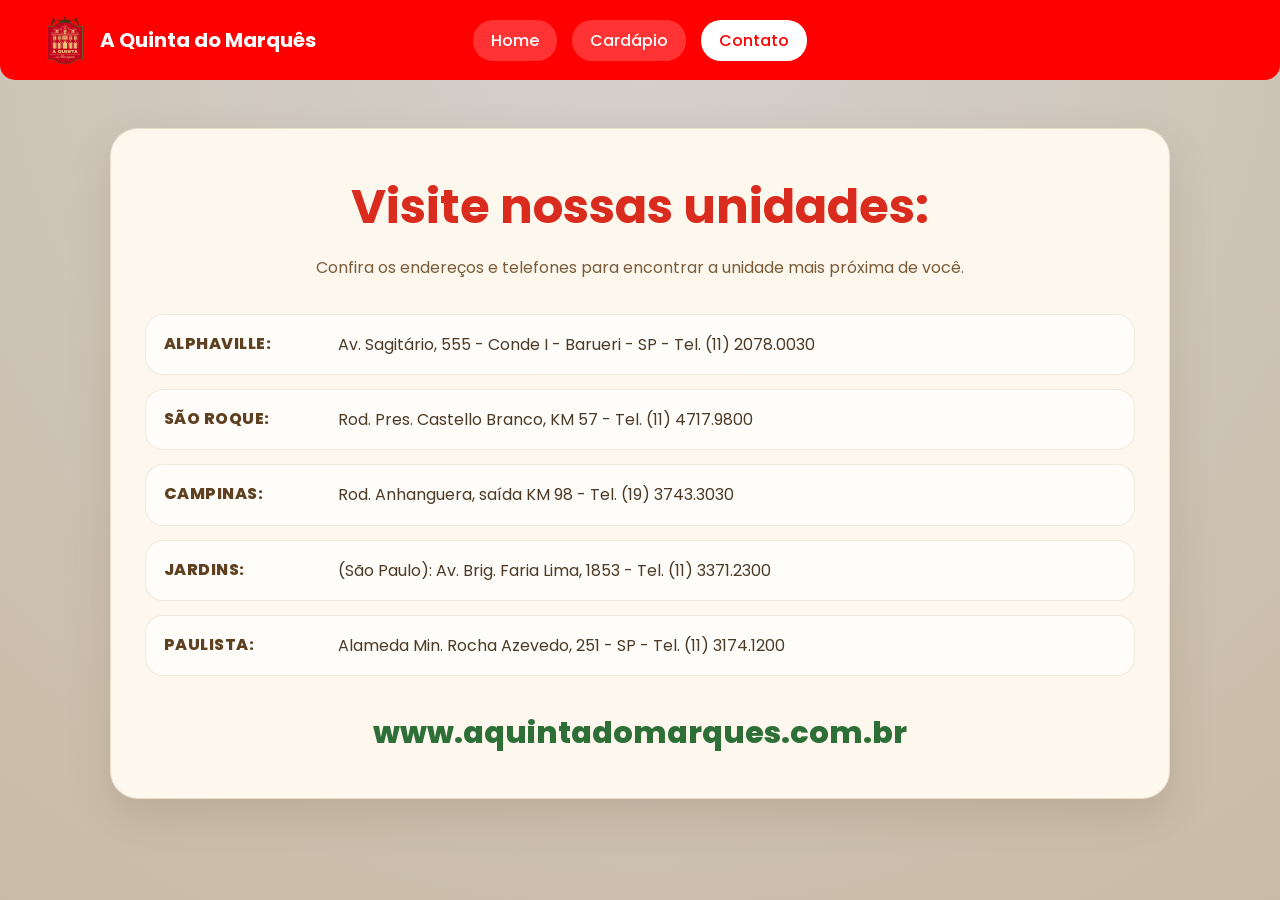
<file: contato.html>
<!DOCTYPE html>
<html lang="pt-BR">
<head>
  <meta charset="UTF-8">
  <meta name="viewport" content="width=device-width, initial-scale=1.0">
  <link rel="icon" type="image/png" href="img/logo.png">
  <title>Contato - A Quinta do Marqu&ecirc;s</title>
  <link rel="preconnect" href="https://fonts.googleapis.com">
  <link rel="preconnect" href="https://fonts.gstatic.com" crossorigin>
  <link href="https://fonts.googleapis.com/css2?family=Poppins:wght@300;400;500;600;700;800&display=swap" rel="stylesheet">
  <link rel="stylesheet" href="contato.css">
</head>
<body>
  <nav>
    <div class="header">
      <div class="logo">
        <img src="img/logo.png" alt="Logo Quinta do Marqu&ecirc;s">
        <span>A Quinta do Marqu&ecirc;s</span>
      </div>

      <div class="menu">
        <a href="index.html" class="btn-menu">Home</a>
        <a href="cardapio.html" class="btn-menu">Card&aacute;pio</a>
        <a href="contato.html" class="btn-menu ativo">Contato</a>
      </div>
    </div>
  </nav>

  <main class="contact-page">
    <section class="contact-card">
      <h1 class="contact-title">Visite nossas unidades:</h1>
      <p class="contact-subtitle">Confira os endere&ccedil;os e telefones para encontrar a unidade mais pr&oacute;xima de voc&ecirc;.</p>

      <div class="units-list">
        <article class="unit-item">
          <div class="unit-name">ALPHAVILLE:</div>
          <div class="unit-details">Av. Sagit&aacute;rio, 555 - Conde I - Barueri - SP - Tel. (11) 2078.0030</div>
        </article>

        <article class="unit-item">
          <div class="unit-name">S&Atilde;O ROQUE:</div>
          <div class="unit-details">Rod. Pres. Castello Branco, KM 57 - Tel. (11) 4717.9800</div>
        </article>

        <article class="unit-item">
          <div class="unit-name">CAMPINAS:</div>
          <div class="unit-details">Rod. Anhanguera, sa&iacute;da KM 98 - Tel. (19) 3743.3030</div>
        </article>

        <article class="unit-item">
          <div class="unit-name">JARDINS:</div>
          <div class="unit-details">(S&atilde;o Paulo): Av. Brig. Faria Lima, 1853 - Tel. (11) 3371.2300</div>
        </article>

        <article class="unit-item">
          <div class="unit-name">PAULISTA:</div>
          <div class="unit-details">Alameda Min. Rocha Azevedo, 251 - SP - Tel. (11) 3174.1200</div>
        </article>
      </div>

      <div class="contact-footer">
        <a class="contact-site" href="https://www.aquintadomarques.com.br" target="_blank" rel="noreferrer">www.aquintadomarques.com.br</a>
      </div>
    </section>
  </main>
</body>
</html>
</file>
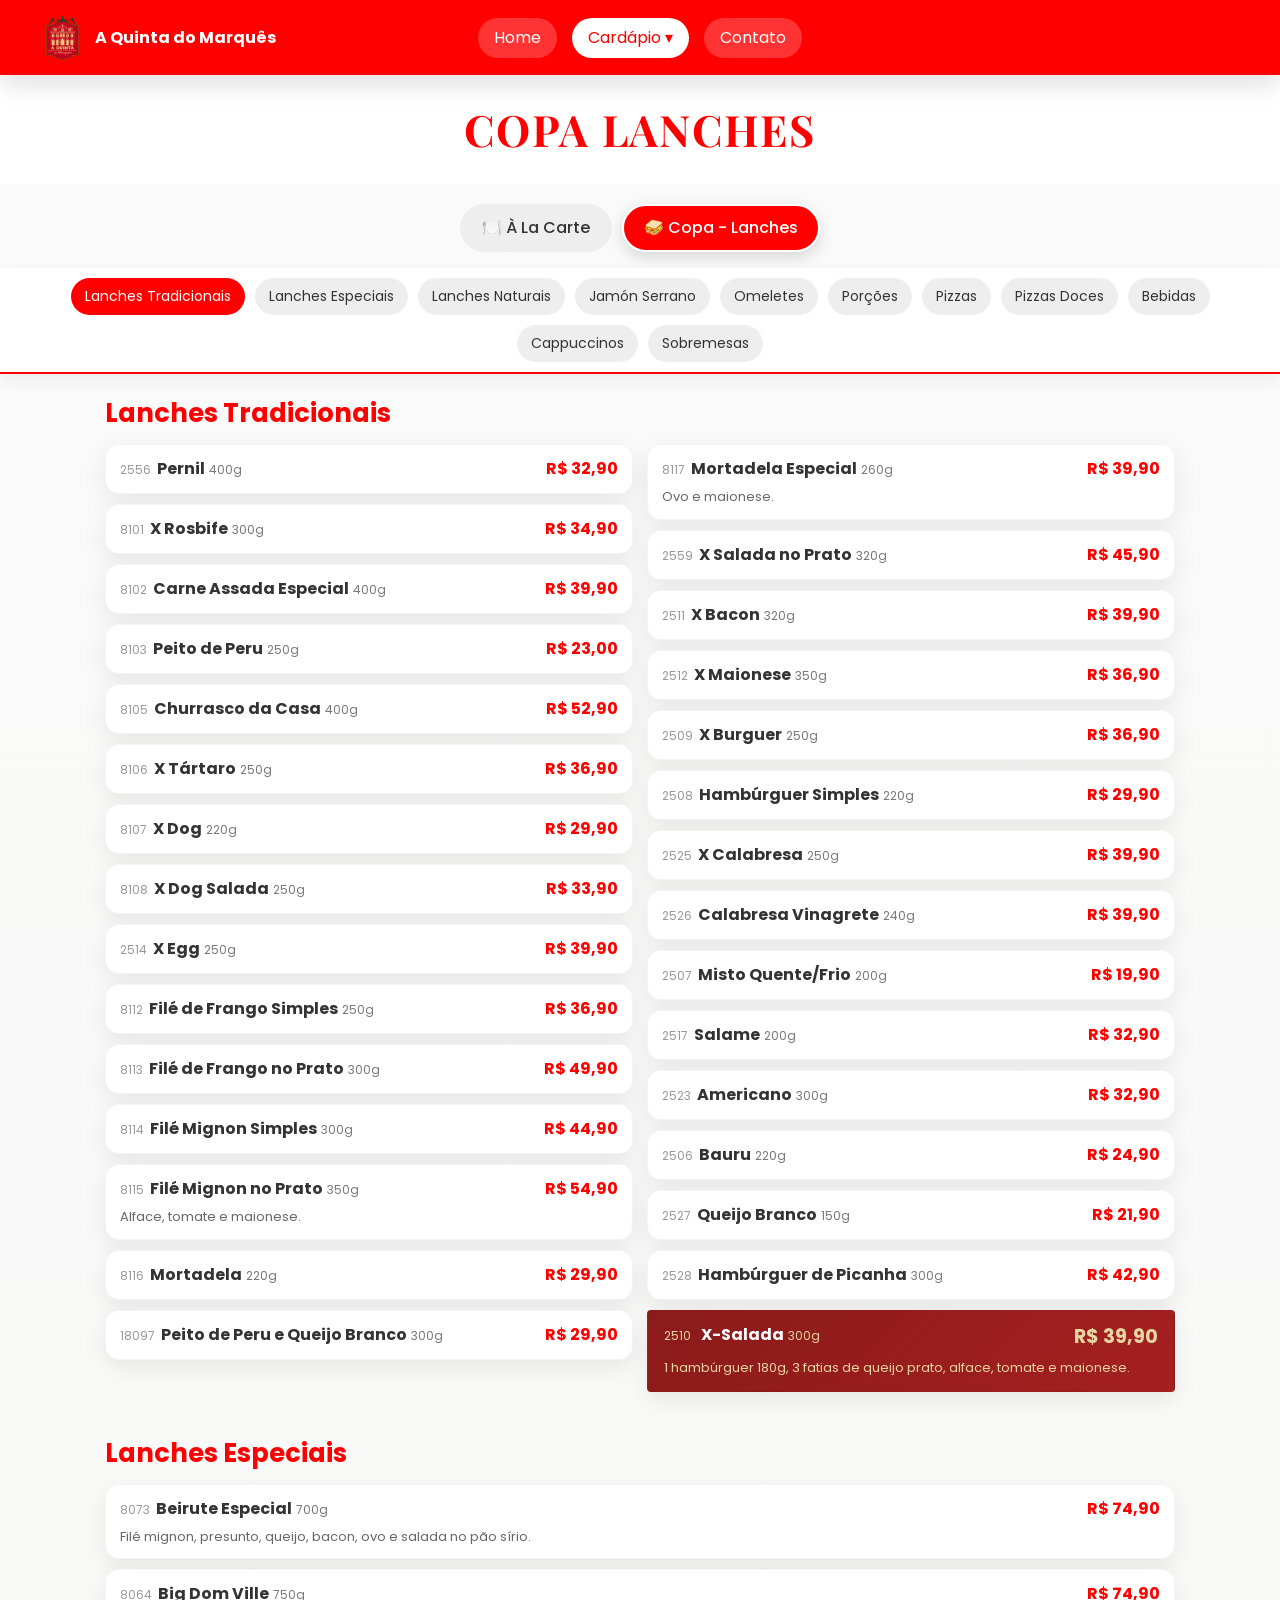
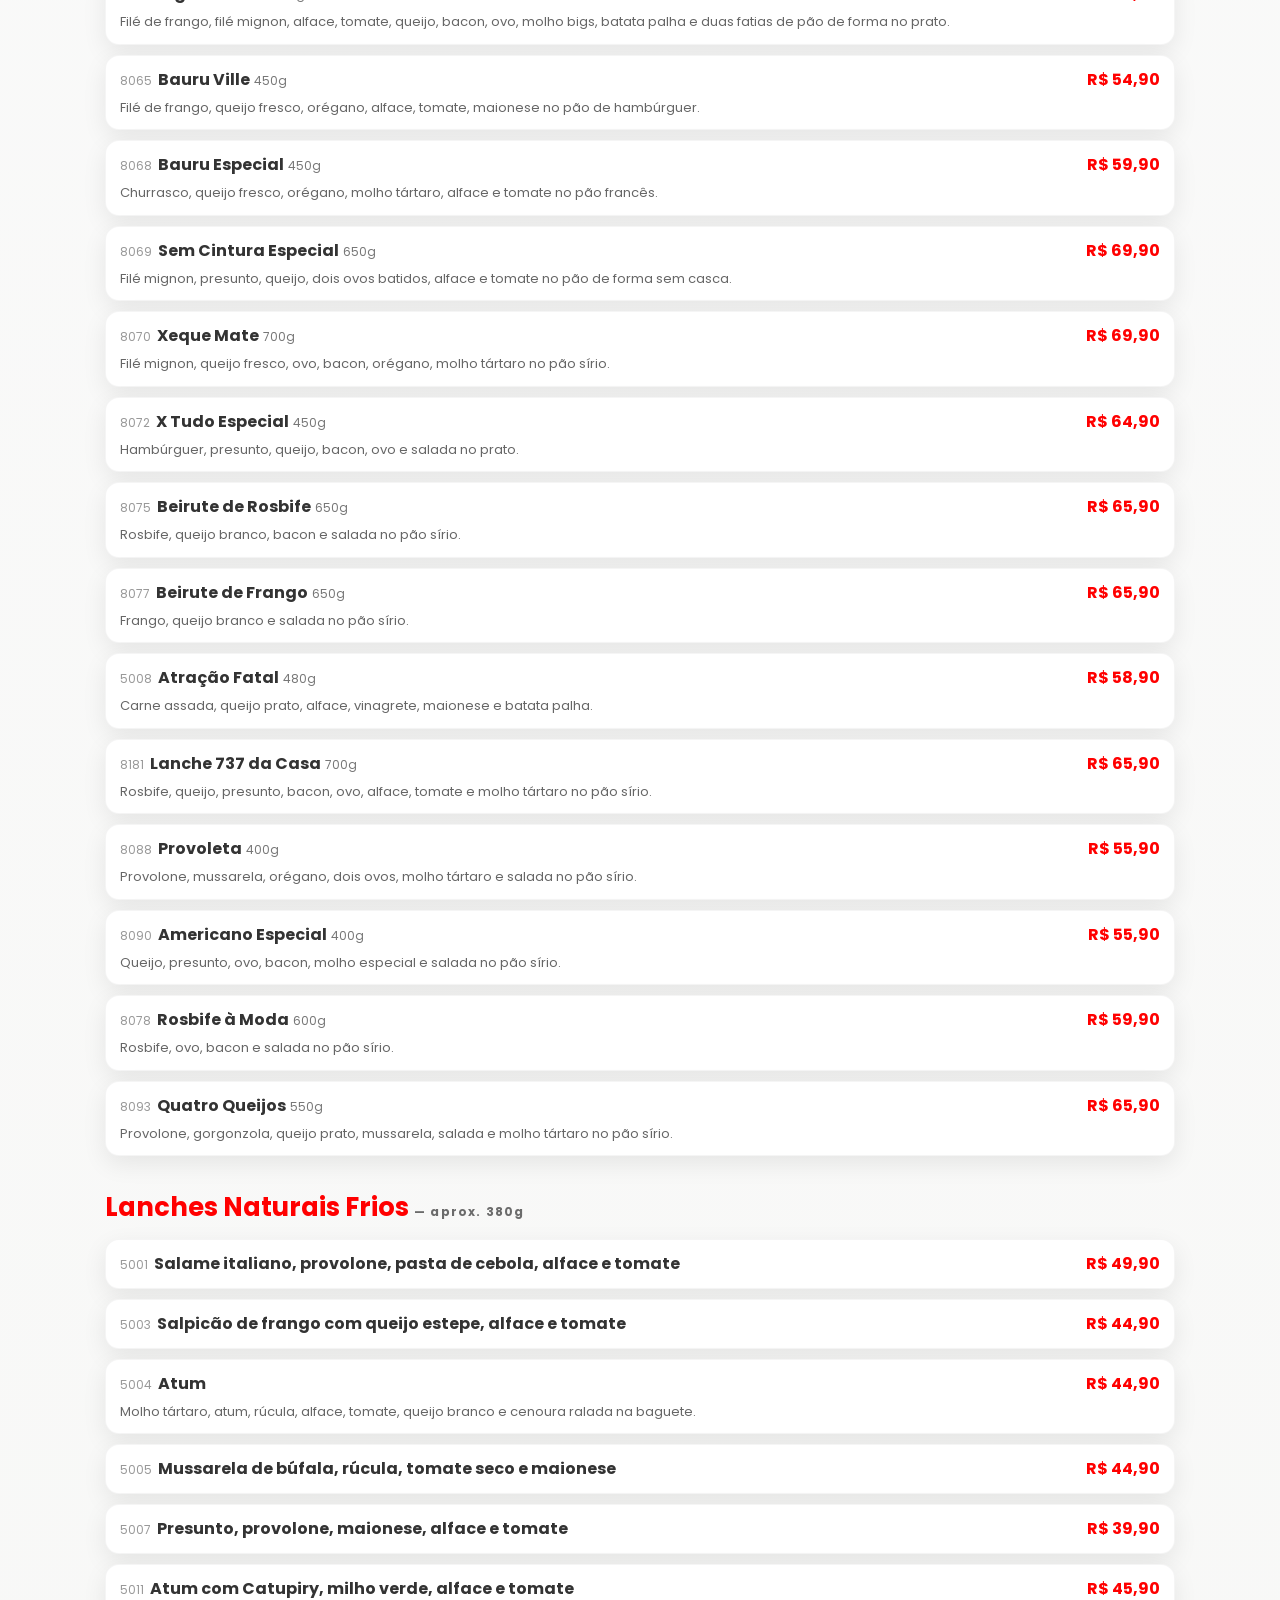
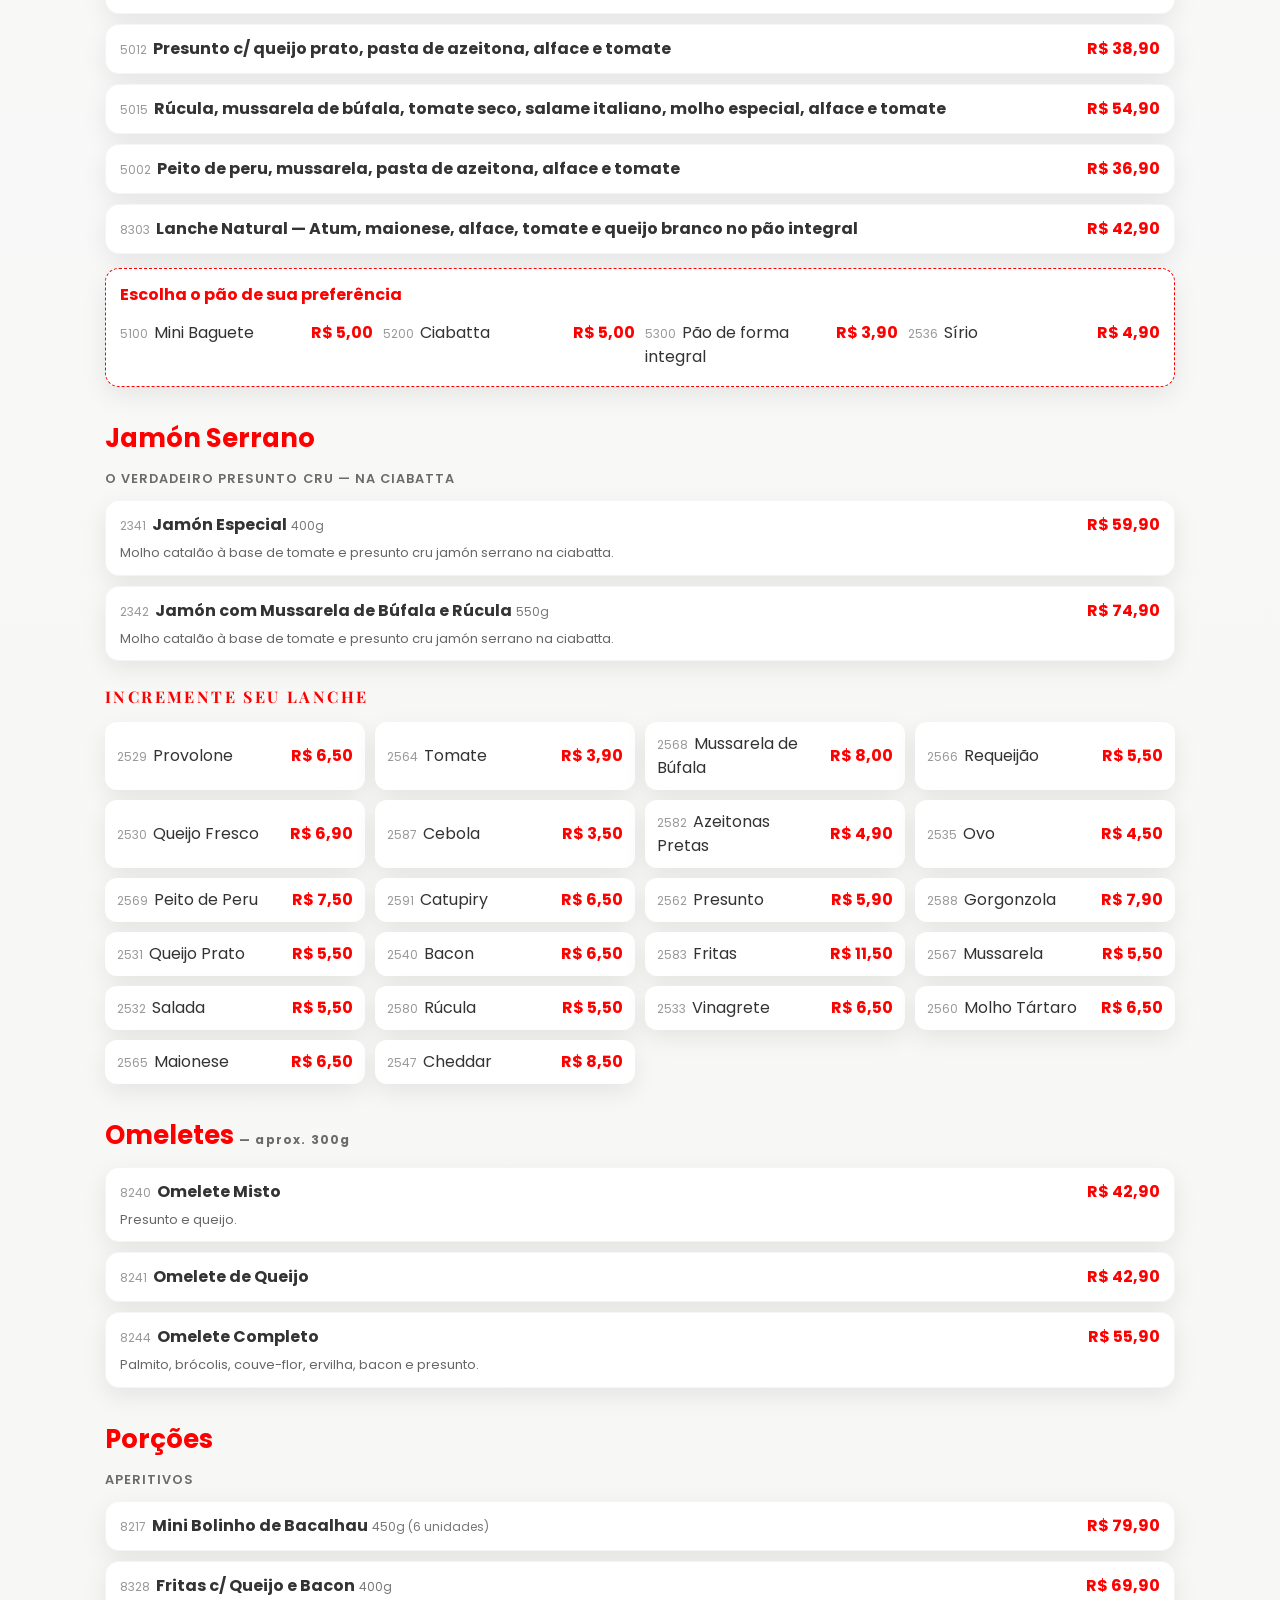
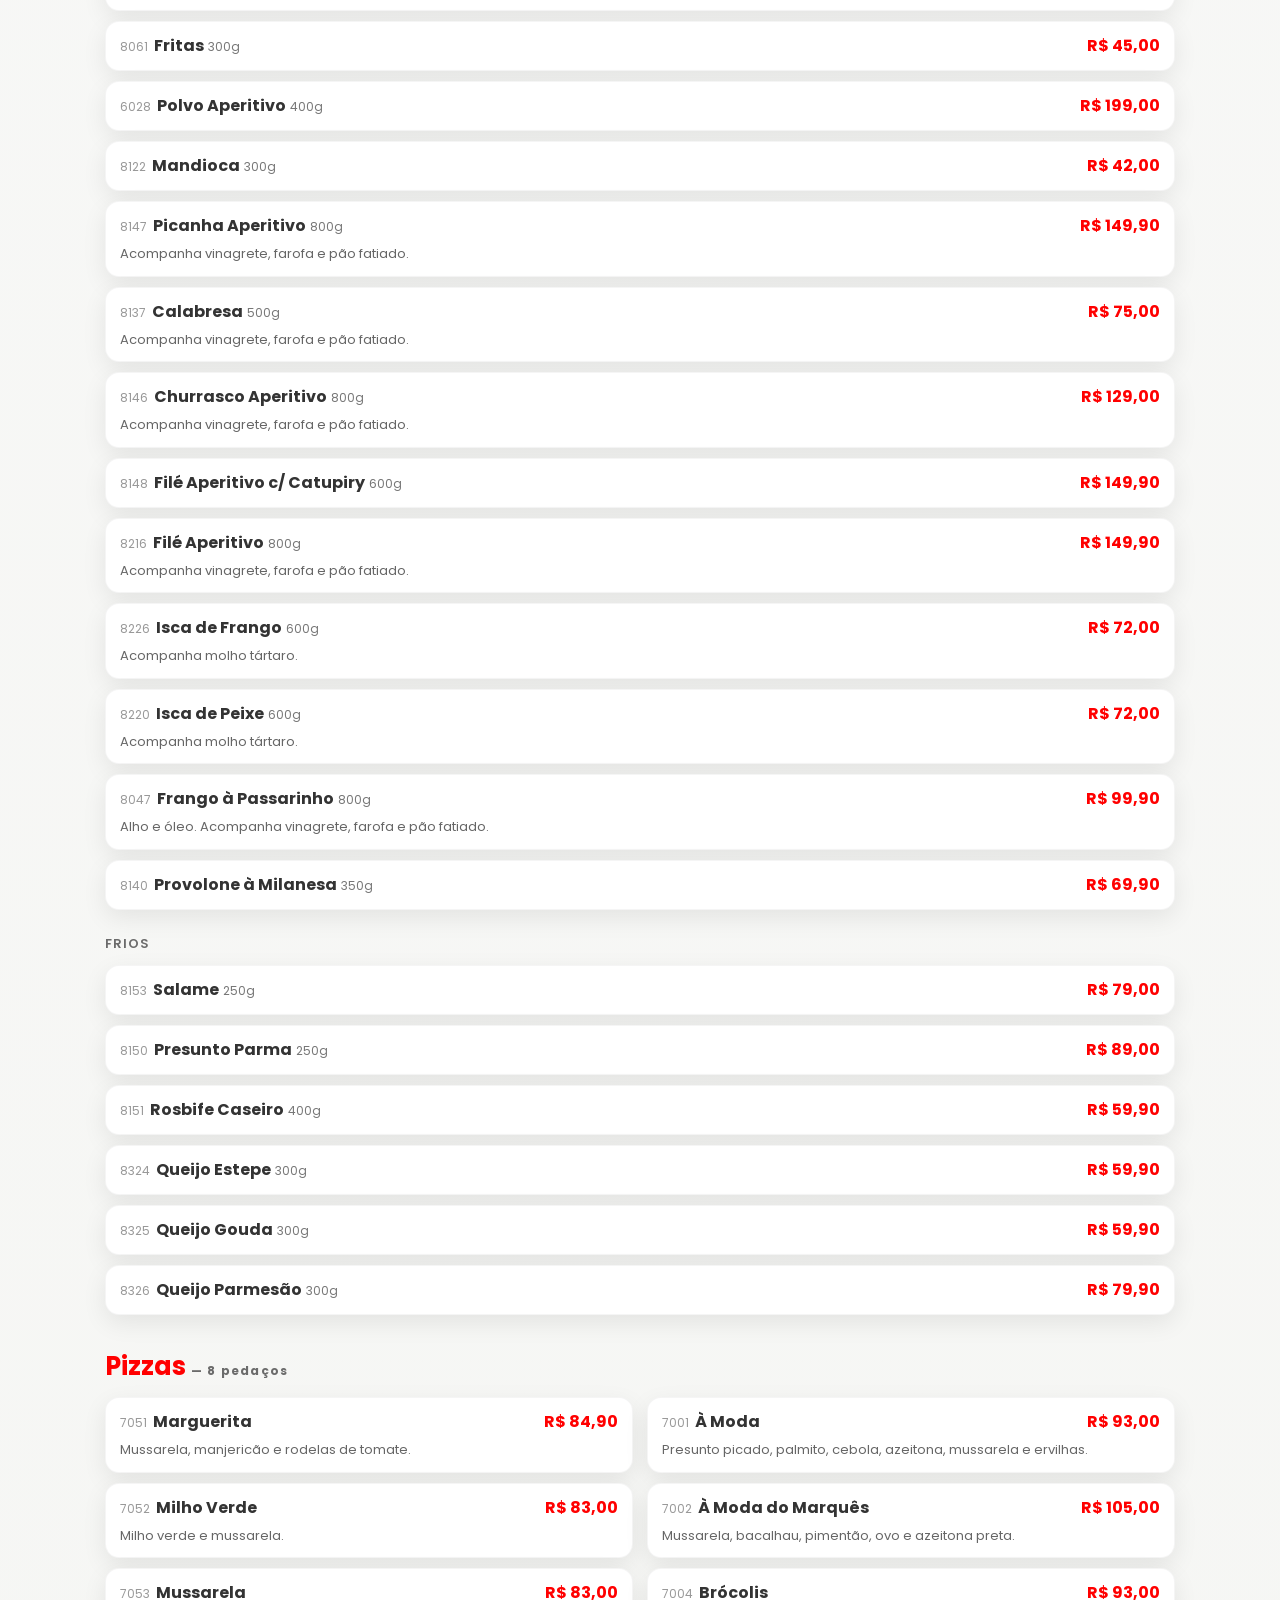
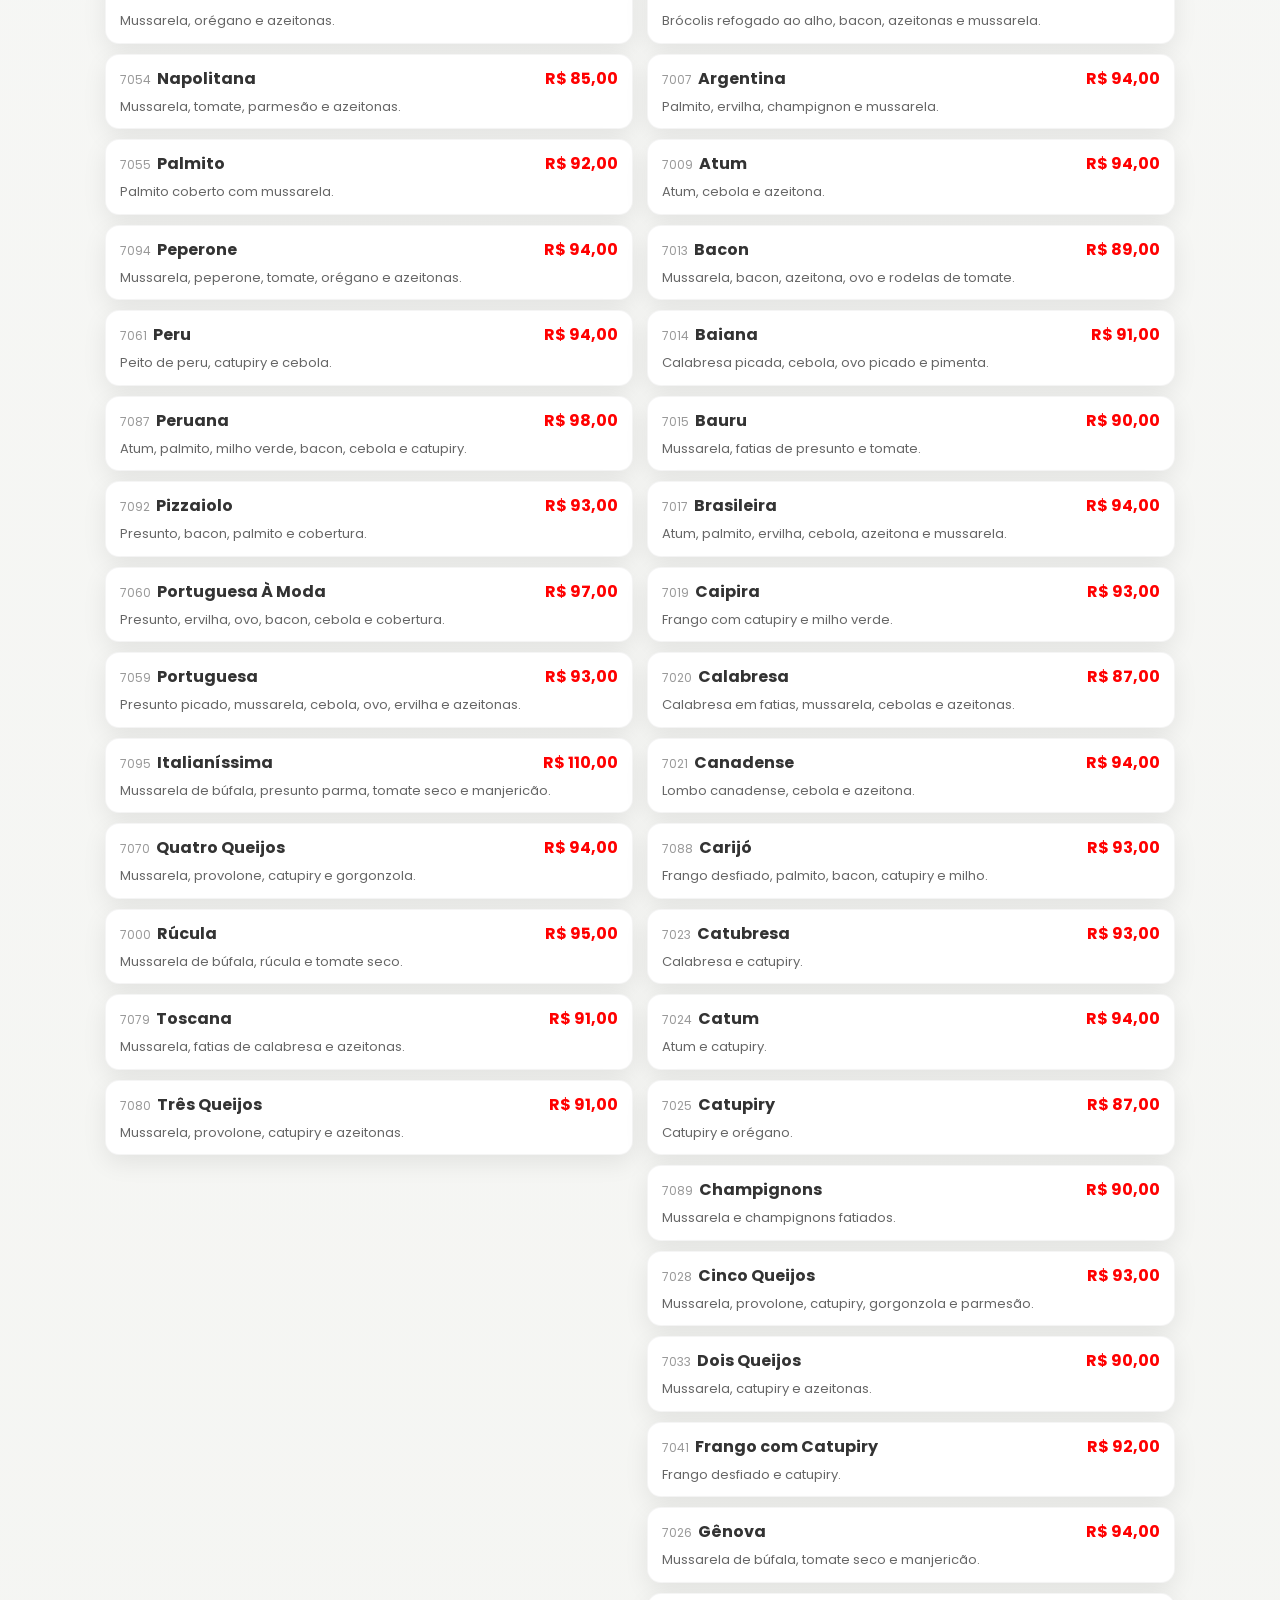
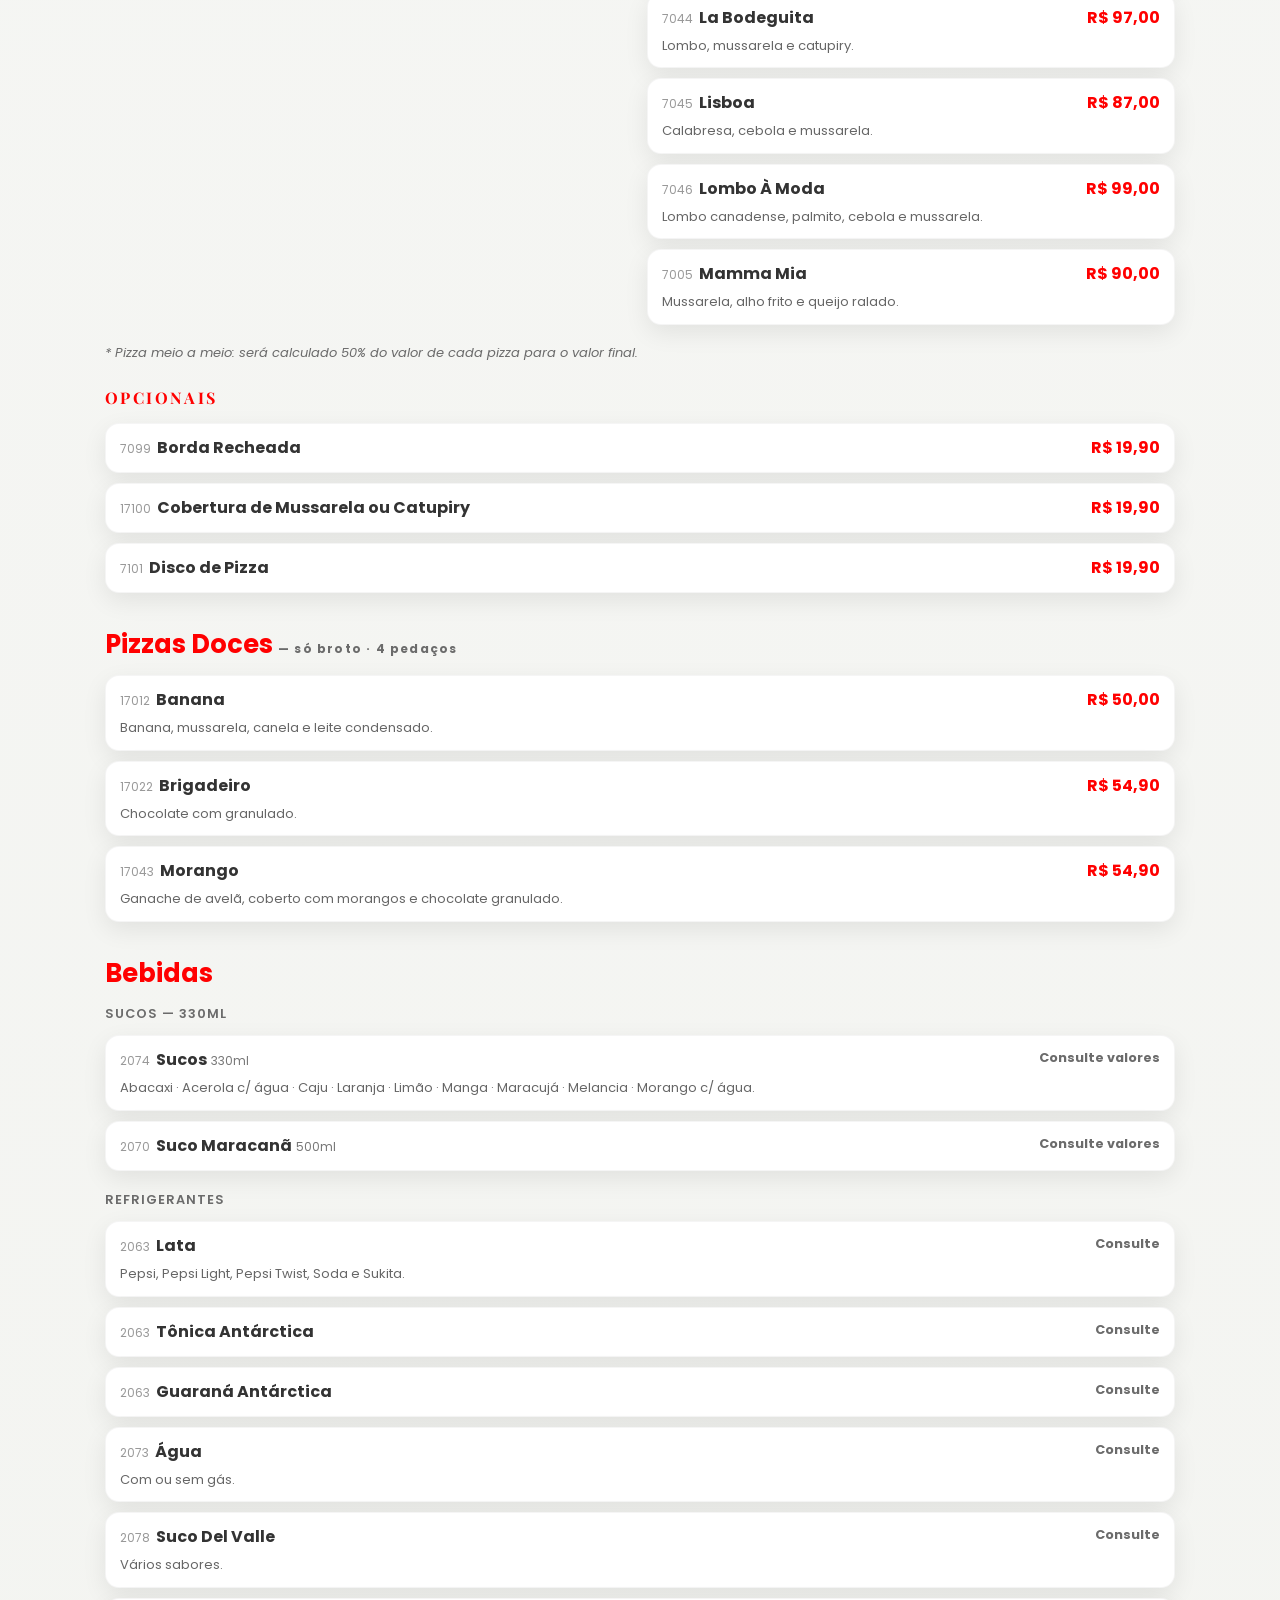
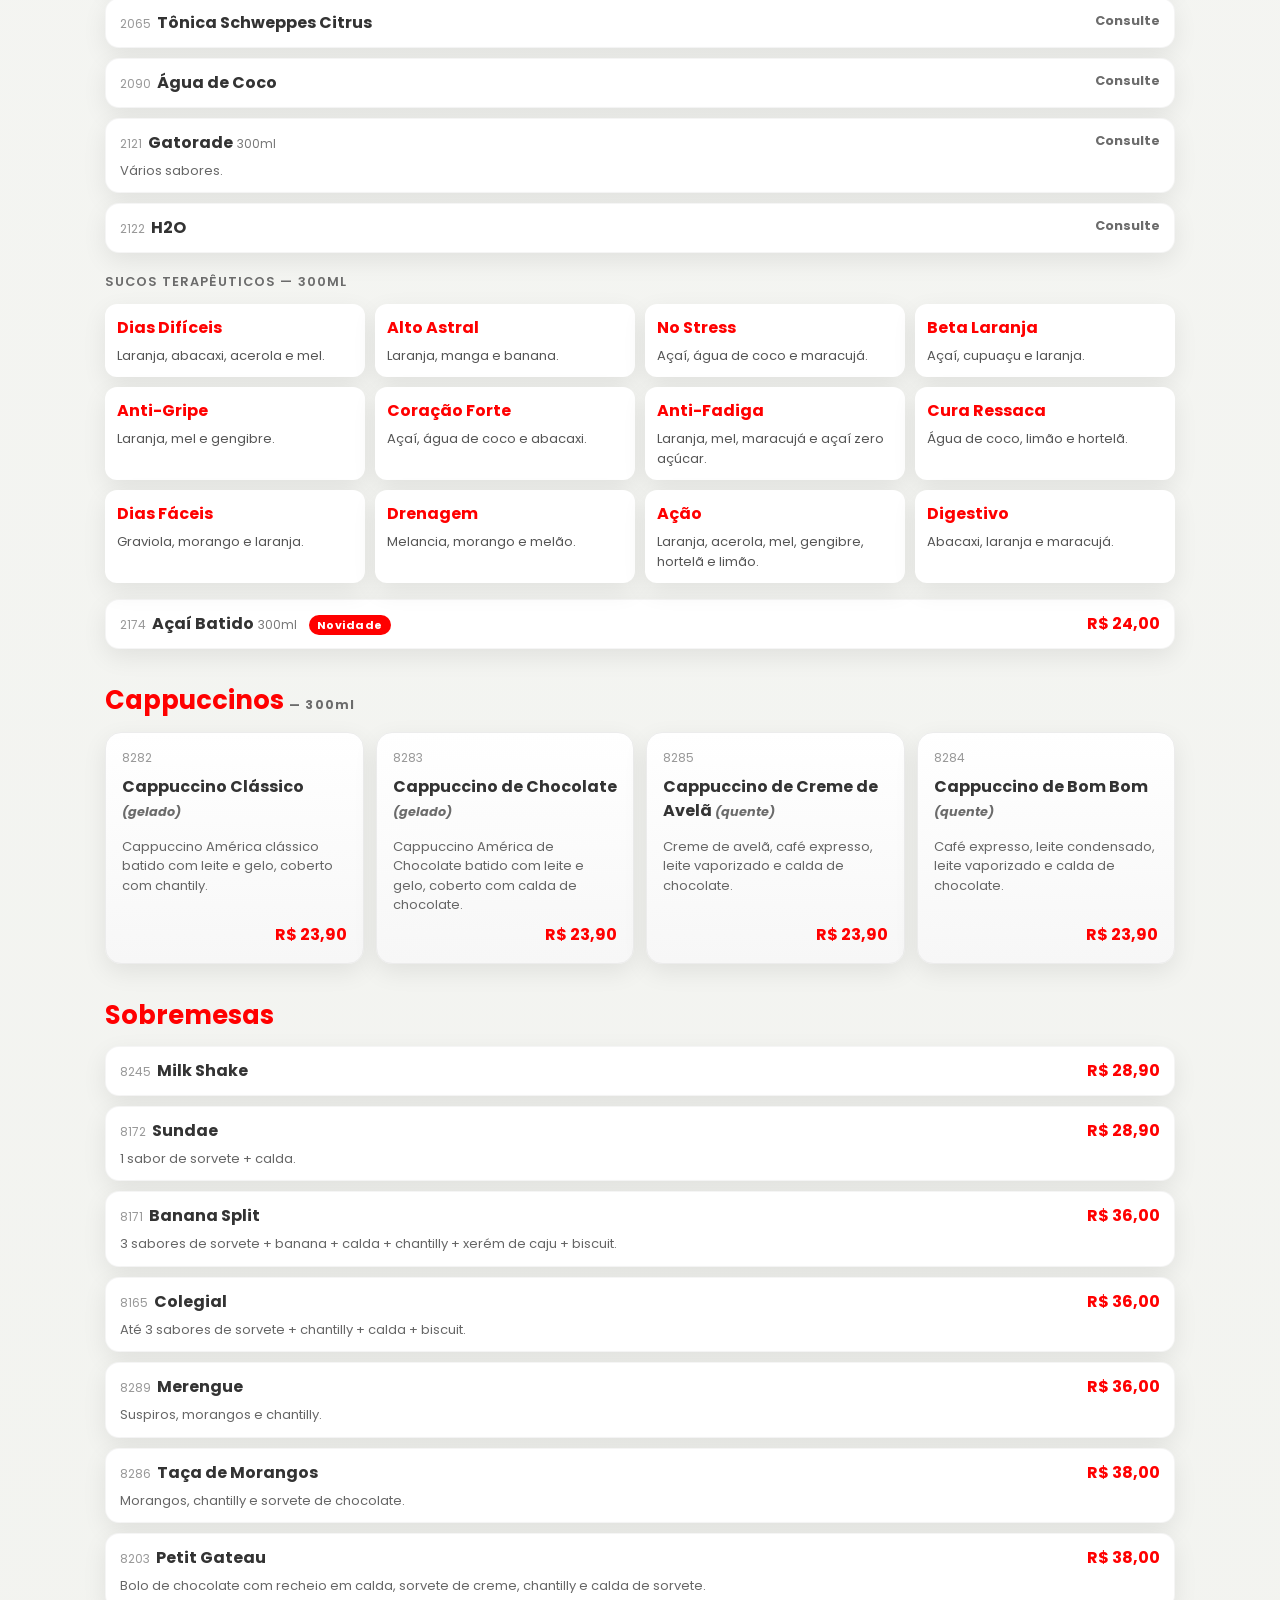
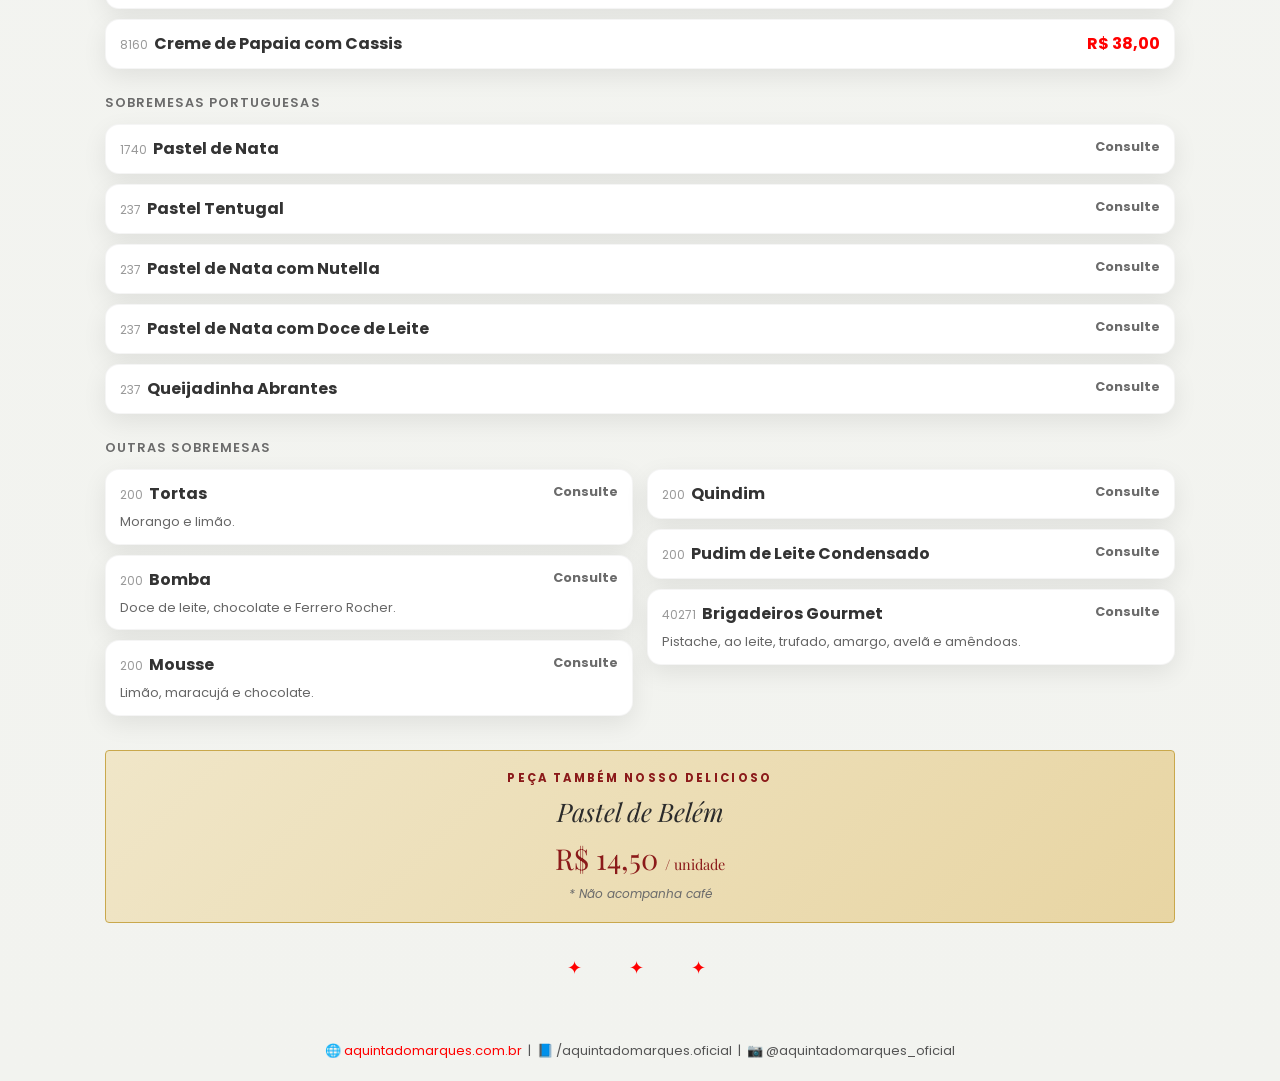
<file: copa.html>
<!DOCTYPE html>
<html lang="pt-BR">
<head>
<meta charset="UTF-8">
<meta name="viewport" content="width=device-width, initial-scale=1.0">
<link rel="icon" type="image/png" href="img/logo.png">
<title>Copa — A Quinta do Marquês</title>
<link rel="preconnect" href="https://fonts.googleapis.com">
<link rel="preconnect" href="https://fonts.gstatic.com" crossorigin>
<link href="https://fonts.googleapis.com/css2?family=EB+Garamond:ital,wght@0,400;0,500;1,400&family=Playfair+Display:ital,wght@0,400;0,600;0,700;1,400&family=Poppins:wght@300;400;500;600;700&display=swap" rel="stylesheet">
<link rel="stylesheet" href="cardapio.css">
<script src="estrutura.js" defer></script>

</head>
<body>

<!-- NAVBAR TOPO -->
<nav>
  <div class="header">
    <div class="logo">
      <img src="img/logo.png" alt="Logo Quinta do Marquês">
      <span>A Quinta do Marquês</span>
    </div>
    <div class="menu">
      <a href="index.html" class="btn-menu">Home</a>
      <div class="dropdown">
        <button type="button" class="btn-menu ativo dropdown-toggle">Cardápio ▾</button>
        <div class="dropdown-menu">
          <a href="cardapio.html">À La Carte</a>
          <a href="copa.html" class="ativo">Copa - Lanches</a>
        </div>
      </div>
      <a href="contato.html" class="btn-menu">Contato</a>
    </div>
  </div>
</nav>
<header class="Hcenter">COPA LANCHES</header>


<div class="menu-switch">
  <a href="cardapio.html" class="switch-btn">🍽️ À La Carte</a>
  <a href="copa.html" class="switch-btn active">🥪 Copa - Lanches</a>
</div>

<!-- SUBNAV SEÇÕES -->
<nav class="nav">
  <a href="#lanches-trad">Lanches Tradicionais</a>
  <a href="#lanches-esp">Lanches Especiais</a>
  <a href="#lanches-nat">Lanches Naturais</a>
  <a href="#jamon">Jamón Serrano</a>
  <a href="#omeletes">Omeletes</a>
  <a href="#porcoes">Porções</a>
  <a href="#pizzas">Pizzas</a>
  <a href="#pizzas-doces">Pizzas Doces</a>
  <a href="#bebidas-copa">Bebidas</a>
  <a href="#cappuccinos">Cappuccinos</a>
  <a href="#sobremesas-copa">Sobremesas</a>
</nav>

<div class="container">

  <!-- ═══════════════════ LANCHES TRADICIONAIS ═══════════════════ -->
  <section class="section" id="lanches-trad">
    <h2 class="section-title">Lanches Tradicionais</h2>

    <div class="two-col">
      <div>
        <div class="item">
          <div class="item-row">
            <div><span class="item-code">2556</span><span class="item-name">Pernil</span> <span class="item-size">400g</span></div>
            <div class="price">R$ 32,90</div>
          </div>
        </div>
        <div class="item">
          <div class="item-row">
            <div><span class="item-code">8101</span><span class="item-name">X Rosbife</span> <span class="item-size">300g</span></div>
            <div class="price">R$ 34,90</div>
          </div>
        </div>
        <div class="item">
          <div class="item-row">
            <div><span class="item-code">8102</span><span class="item-name">Carne Assada Especial</span> <span class="item-size">400g</span></div>
            <div class="price">R$ 39,90</div>
          </div>
        </div>
        <div class="item">
          <div class="item-row">
            <div><span class="item-code">8103</span><span class="item-name">Peito de Peru</span> <span class="item-size">250g</span></div>
            <div class="price">R$ 23,00</div>
          </div>
        </div>
        <div class="item">
          <div class="item-row">
            <div><span class="item-code">8105</span><span class="item-name">Churrasco da Casa</span> <span class="item-size">400g</span></div>
            <div class="price">R$ 52,90</div>
          </div>
        </div>
        <div class="item">
          <div class="item-row">
            <div><span class="item-code">8106</span><span class="item-name">X Tártaro</span> <span class="item-size">250g</span></div>
            <div class="price">R$ 36,90</div>
          </div>
        </div>
        <div class="item">
          <div class="item-row">
            <div><span class="item-code">8107</span><span class="item-name">X Dog</span> <span class="item-size">220g</span></div>
            <div class="price">R$ 29,90</div>
          </div>
        </div>
        <div class="item">
          <div class="item-row">
            <div><span class="item-code">8108</span><span class="item-name">X Dog Salada</span> <span class="item-size">250g</span></div>
            <div class="price">R$ 33,90</div>
          </div>
        </div>
        <div class="item">
          <div class="item-row">
            <div><span class="item-code">2514</span><span class="item-name">X Egg</span> <span class="item-size">250g</span></div>
            <div class="price">R$ 39,90</div>
          </div>
        </div>
        <div class="item">
          <div class="item-row">
            <div><span class="item-code">8112</span><span class="item-name">Filé de Frango Simples</span> <span class="item-size">250g</span></div>
            <div class="price">R$ 36,90</div>
          </div>
        </div>
        <div class="item">
          <div class="item-row">
            <div><span class="item-code">8113</span><span class="item-name">Filé de Frango no Prato</span> <span class="item-size">300g</span></div>
            <div class="price">R$ 49,90</div>
          </div>
        </div>
        <div class="item">
          <div class="item-row">
            <div><span class="item-code">8114</span><span class="item-name">Filé Mignon Simples</span> <span class="item-size">300g</span></div>
            <div class="price">R$ 44,90</div>
          </div>
        </div>
        <div class="item">
          <div class="item-row">
            <div><span class="item-code">8115</span><span class="item-name">Filé Mignon no Prato</span> <span class="item-size">350g</span></div>
            <div class="price">R$ 54,90</div>
          </div>
          <p class="item-desc">Alface, tomate e maionese.</p>
        </div>
        <div class="item">
          <div class="item-row">
            <div><span class="item-code">8116</span><span class="item-name">Mortadela</span> <span class="item-size">220g</span></div>
            <div class="price">R$ 29,90</div>
          </div>
        </div>
        <div class="item">
          <div class="item-row">
            <div><span class="item-code">18097</span><span class="item-name">Peito de Peru e Queijo Branco</span> <span class="item-size">300g</span></div>
            <div class="price">R$ 29,90</div>
          </div>
        </div>
      </div>

      <div>
        <div class="item">
          <div class="item-row">
            <div><span class="item-code">8117</span><span class="item-name">Mortadela Especial</span> <span class="item-size">260g</span></div>
            <div class="price">R$ 39,90</div>
          </div>
          <p class="item-desc">Ovo e maionese.</p>
        </div>
        <div class="item">
          <div class="item-row">
            <div><span class="item-code">2559</span><span class="item-name">X Salada no Prato</span> <span class="item-size">320g</span></div>
            <div class="price">R$ 45,90</div>
          </div>
        </div>
        <div class="item">
          <div class="item-row">
            <div><span class="item-code">2511</span><span class="item-name">X Bacon</span> <span class="item-size">320g</span></div>
            <div class="price">R$ 39,90</div>
          </div>
        </div>
        <div class="item">
          <div class="item-row">
            <div><span class="item-code">2512</span><span class="item-name">X Maionese</span> <span class="item-size">350g</span></div>
            <div class="price">R$ 36,90</div>
          </div>
        </div>
        <div class="item">
          <div class="item-row">
            <div><span class="item-code">2509</span><span class="item-name">X Burguer</span> <span class="item-size">250g</span></div>
            <div class="price">R$ 36,90</div>
          </div>
        </div>
        <div class="item">
          <div class="item-row">
            <div><span class="item-code">2508</span><span class="item-name">Hambúrguer Simples</span> <span class="item-size">220g</span></div>
            <div class="price">R$ 29,90</div>
          </div>
        </div>
        <div class="item">
          <div class="item-row">
            <div><span class="item-code">2525</span><span class="item-name">X Calabresa</span> <span class="item-size">250g</span></div>
            <div class="price">R$ 39,90</div>
          </div>
        </div>
        <div class="item">
          <div class="item-row">
            <div><span class="item-code">2526</span><span class="item-name">Calabresa Vinagrete</span> <span class="item-size">240g</span></div>
            <div class="price">R$ 39,90</div>
          </div>
        </div>
        <div class="item">
          <div class="item-row">
            <div><span class="item-code">2507</span><span class="item-name">Misto Quente/Frio</span> <span class="item-size">200g</span></div>
            <div class="price">R$ 19,90</div>
          </div>
        </div>
        <div class="item">
          <div class="item-row">
            <div><span class="item-code">2517</span><span class="item-name">Salame</span> <span class="item-size">200g</span></div>
            <div class="price">R$ 32,90</div>
          </div>
        </div>
        <div class="item">
          <div class="item-row">
            <div><span class="item-code">2523</span><span class="item-name">Americano</span> <span class="item-size">300g</span></div>
            <div class="price">R$ 32,90</div>
          </div>
        </div>
        <div class="item">
          <div class="item-row">
            <div><span class="item-code">2506</span><span class="item-name">Bauru</span> <span class="item-size">220g</span></div>
            <div class="price">R$ 24,90</div>
          </div>
        </div>
        <div class="item">
          <div class="item-row">
            <div><span class="item-code">2527</span><span class="item-name">Queijo Branco</span> <span class="item-size">150g</span></div>
            <div class="price">R$ 21,90</div>
          </div>
        </div>
        <div class="item">
          <div class="item-row">
            <div><span class="item-code">2528</span><span class="item-name">Hambúrguer de Picanha</span> <span class="item-size">300g</span></div>
            <div class="price">R$ 42,90</div>
          </div>
        </div>
        <!-- DESTAQUE -->
        <div class="item" style="background:linear-gradient(135deg,#8B1A1A,#a52020);border-radius:4px;padding:0.8rem 1rem;margin-top:0.5rem;">
          <div class="item-row">
            <div>
              <span class="item-code" style="color:#E8D5A3">2510</span>
              <span class="item-name" style="color:#fff">X-Salada</span>
              <span class="item-size" style="color:#E8D5A3"> 300g</span>
            </div>
            <div class="price" style="color:#E8D5A3;font-size:1.2rem">R$ 39,90</div>
          </div>
          <p class="item-desc" style="color:#E8D5A3;font-style:normal">1 hambúrguer 180g, 3 fatias de queijo prato, alface, tomate e maionese.</p>
        </div>
      </div>
    </div>
  </section>

  <!-- ═══════════════════ LANCHES ESPECIAIS ═══════════════════ -->
  <section class="section" id="lanches-esp">
    <h2 class="section-title">Lanches Especiais</h2>

    <div class="item">
      <div class="item-row">
        <div><span class="item-code">8073</span><span class="item-name">Beirute Especial</span> <span class="item-size">700g</span></div>
        <div class="price price-highlight">R$ 74,90</div>
      </div>
      <p class="item-desc">Filé mignon, presunto, queijo, bacon, ovo e salada no pão sírio.</p>
    </div>
    <div class="item">
      <div class="item-row">
        <div><span class="item-code">8064</span><span class="item-name">Big Dom Ville</span> <span class="item-size">750g</span></div>
        <div class="price">R$ 74,90</div>
      </div>
      <p class="item-desc">Filé de frango, filé mignon, alface, tomate, queijo, bacon, ovo, molho bigs, batata palha e duas fatias de pão de forma no prato.</p>
    </div>
    <div class="item">
      <div class="item-row">
        <div><span class="item-code">8065</span><span class="item-name">Bauru Ville</span> <span class="item-size">450g</span></div>
        <div class="price">R$ 54,90</div>
      </div>
      <p class="item-desc">Filé de frango, queijo fresco, orégano, alface, tomate, maionese no pão de hambúrguer.</p>
    </div>
    <div class="item">
      <div class="item-row">
        <div><span class="item-code">8068</span><span class="item-name">Bauru Especial</span> <span class="item-size">450g</span></div>
        <div class="price">R$ 59,90</div>
      </div>
      <p class="item-desc">Churrasco, queijo fresco, orégano, molho tártaro, alface e tomate no pão francês.</p>
    </div>
    <div class="item">
      <div class="item-row">
        <div><span class="item-code">8069</span><span class="item-name">Sem Cintura Especial</span> <span class="item-size">650g</span></div>
        <div class="price">R$ 69,90</div>
      </div>
      <p class="item-desc">Filé mignon, presunto, queijo, dois ovos batidos, alface e tomate no pão de forma sem casca.</p>
    </div>
    <div class="item">
      <div class="item-row">
        <div><span class="item-code">8070</span><span class="item-name">Xeque Mate</span> <span class="item-size">700g</span></div>
        <div class="price">R$ 69,90</div>
      </div>
      <p class="item-desc">Filé mignon, queijo fresco, ovo, bacon, orégano, molho tártaro no pão sírio.</p>
    </div>
    <div class="item">
      <div class="item-row">
        <div><span class="item-code">8072</span><span class="item-name">X Tudo Especial</span> <span class="item-size">450g</span></div>
        <div class="price">R$ 64,90</div>
      </div>
      <p class="item-desc">Hambúrguer, presunto, queijo, bacon, ovo e salada no prato.</p>
    </div>
    <div class="item">
      <div class="item-row">
        <div><span class="item-code">8075</span><span class="item-name">Beirute de Rosbife</span> <span class="item-size">650g</span></div>
        <div class="price">R$ 65,90</div>
      </div>
      <p class="item-desc">Rosbife, queijo branco, bacon e salada no pão sírio.</p>
    </div>
    <div class="item">
      <div class="item-row">
        <div><span class="item-code">8077</span><span class="item-name">Beirute de Frango</span> <span class="item-size">650g</span></div>
        <div class="price">R$ 65,90</div>
      </div>
      <p class="item-desc">Frango, queijo branco e salada no pão sírio.</p>
    </div>
    <div class="item">
      <div class="item-row">
        <div><span class="item-code">5008</span><span class="item-name">Atração Fatal</span> <span class="item-size">480g</span></div>
        <div class="price">R$ 58,90</div>
      </div>
      <p class="item-desc">Carne assada, queijo prato, alface, vinagrete, maionese e batata palha.</p>
    </div>
    <div class="item">
      <div class="item-row">
        <div><span class="item-code">8181</span><span class="item-name">Lanche 737 da Casa</span> <span class="item-size">700g</span></div>
        <div class="price">R$ 65,90</div>
      </div>
      <p class="item-desc">Rosbife, queijo, presunto, bacon, ovo, alface, tomate e molho tártaro no pão sírio.</p>
    </div>
    <div class="item">
      <div class="item-row">
        <div><span class="item-code">8088</span><span class="item-name">Provoleta</span> <span class="item-size">400g</span></div>
        <div class="price">R$ 55,90</div>
      </div>
      <p class="item-desc">Provolone, mussarela, orégano, dois ovos, molho tártaro e salada no pão sírio.</p>
    </div>
    <div class="item">
      <div class="item-row">
        <div><span class="item-code">8090</span><span class="item-name">Americano Especial</span> <span class="item-size">400g</span></div>
        <div class="price">R$ 55,90</div>
      </div>
      <p class="item-desc">Queijo, presunto, ovo, bacon, molho especial e salada no pão sírio.</p>
    </div>
    <div class="item">
      <div class="item-row">
        <div><span class="item-code">8078</span><span class="item-name">Rosbife à Moda</span> <span class="item-size">600g</span></div>
        <div class="price">R$ 59,90</div>
      </div>
      <p class="item-desc">Rosbife, ovo, bacon e salada no pão sírio.</p>
    </div>
    <div class="item">
      <div class="item-row">
        <div><span class="item-code">8093</span><span class="item-name">Quatro Queijos</span> <span class="item-size">550g</span></div>
        <div class="price">R$ 65,90</div>
      </div>
      <p class="item-desc">Provolone, gorgonzola, queijo prato, mussarela, salada e molho tártaro no pão sírio.</p>
    </div>
  </section>

  <!-- ═══════════════════ LANCHES NATURAIS FRIOS ═══════════════════ -->
  <section class="section" id="lanches-nat">
    <h2 class="section-title">Lanches Naturais Frios <span style="font-size:0.75rem;font-style:normal;color:var(--ink-soft);letter-spacing:0.1em"> — aprox. 380g</span></h2>

    <div class="item">
      <div class="item-row">
        <div><span class="item-code">5001</span><span class="item-name">Salame italiano, provolone, pasta de cebola, alface e tomate</span></div>
        <div class="price">R$ 49,90</div>
      </div>
    </div>
    <div class="item">
      <div class="item-row">
        <div><span class="item-code">5003</span><span class="item-name">Salpicão de frango com queijo estepe, alface e tomate</span></div>
        <div class="price">R$ 44,90</div>
      </div>
    </div>
    <div class="item">
      <div class="item-row">
        <div><span class="item-code">5004</span><span class="item-name">Atum</span></div>
        <div class="price">R$ 44,90</div>
      </div>
      <p class="item-desc">Molho tártaro, atum, rúcula, alface, tomate, queijo branco e cenoura ralada na baguete.</p>
    </div>
    <div class="item">
      <div class="item-row">
        <div><span class="item-code">5005</span><span class="item-name">Mussarela de búfala, rúcula, tomate seco e maionese</span></div>
        <div class="price">R$ 44,90</div>
      </div>
    </div>
    <div class="item">
      <div class="item-row">
        <div><span class="item-code">5007</span><span class="item-name">Presunto, provolone, maionese, alface e tomate</span></div>
        <div class="price">R$ 39,90</div>
      </div>
    </div>
    <div class="item">
      <div class="item-row">
        <div><span class="item-code">5011</span><span class="item-name">Atum com Catupiry, milho verde, alface e tomate</span></div>
        <div class="price">R$ 45,90</div>
      </div>
    </div>
    <div class="item">
      <div class="item-row">
        <div><span class="item-code">5012</span><span class="item-name">Presunto c/ queijo prato, pasta de azeitona, alface e tomate</span></div>
        <div class="price">R$ 38,90</div>
      </div>
    </div>
    <div class="item">
      <div class="item-row">
        <div><span class="item-code">5015</span><span class="item-name">Rúcula, mussarela de búfala, tomate seco, salame italiano, molho especial, alface e tomate</span></div>
        <div class="price">R$ 54,90</div>
      </div>
    </div>
    <div class="item">
      <div class="item-row">
        <div><span class="item-code">5002</span><span class="item-name">Peito de peru, mussarela, pasta de azeitona, alface e tomate</span></div>
        <div class="price">R$ 36,90</div>
      </div>
    </div>
    <div class="item">
      <div class="item-row">
        <div><span class="item-code">8303</span><span class="item-name">Lanche Natural — Atum, maionese, alface, tomate e queijo branco no pão integral</span></div>
        <div class="price">R$ 42,90</div>
      </div>
    </div>

    <div class="paes-box">
      <h4>Escolha o pão de sua preferência</h4>
      <div class="paes-grid">
        <div class="item-row" style="padding:0.2rem 0"><span><span class="item-code">5100</span>Mini Baguete</span><span class="price">R$ 5,00</span></div>
        <div class="item-row" style="padding:0.2rem 0"><span><span class="item-code">5200</span>Ciabatta</span><span class="price">R$ 5,00</span></div>
        <div class="item-row" style="padding:0.2rem 0"><span><span class="item-code">5300</span>Pão de forma integral</span><span class="price">R$ 3,90</span></div>
        <div class="item-row" style="padding:0.2rem 0"><span><span class="item-code">2536</span>Sírio</span><span class="price">R$ 4,90</span></div>
      </div>
    </div>
  </section>

  <!-- ═══════════════════ JAMÓN SERRANO ═══════════════════ -->
  <section class="section" id="jamon">
    <h2 class="section-title">Jamón Serrano</h2>
    <p class="section-subtitle">O verdadeiro presunto cru — na ciabatta</p>

    <div class="item">
      <div class="item-row">
        <div><span class="item-code">2341</span><span class="item-name">Jamón Especial</span> <span class="item-size">400g</span></div>
        <div class="price">R$ 59,90</div>
      </div>
      <p class="item-desc">Molho catalão à base de tomate e presunto cru jamón serrano na ciabatta.</p>
    </div>
    <div class="item">
      <div class="item-row">
        <div><span class="item-code">2342</span><span class="item-name">Jamón com Mussarela de Búfala e Rúcula</span> <span class="item-size">550g</span></div>
        <div class="price">R$ 74,90</div>
      </div>
      <p class="item-desc">Molho catalão à base de tomate e presunto cru jamón serrano na ciabatta.</p>
    </div>

    <!-- INCREMENTE SEU LANCHE -->
    <h3 style="font-family:'Playfair Display',serif;color:var(--green);font-size:1rem;letter-spacing:0.15em;text-transform:uppercase;margin:1.5rem 0 0.8rem;font-style:normal">Incremente seu Lanche</h3>
    <div class="inc-grid">
      <div class="inc-item"><span><span class="inc-code">2529</span>Provolone</span><span class="inc-price">R$ 6,50</span></div>
      <div class="inc-item"><span><span class="inc-code">2564</span>Tomate</span><span class="inc-price">R$ 3,90</span></div>
      <div class="inc-item"><span><span class="inc-code">2568</span>Mussarela de Búfala</span><span class="inc-price">R$ 8,00</span></div>
      <div class="inc-item"><span><span class="inc-code">2566</span>Requeijão</span><span class="inc-price">R$ 5,50</span></div>
      <div class="inc-item"><span><span class="inc-code">2530</span>Queijo Fresco</span><span class="inc-price">R$ 6,90</span></div>
      <div class="inc-item"><span><span class="inc-code">2587</span>Cebola</span><span class="inc-price">R$ 3,50</span></div>
      <div class="inc-item"><span><span class="inc-code">2582</span>Azeitonas Pretas</span><span class="inc-price">R$ 4,90</span></div>
      <div class="inc-item"><span><span class="inc-code">2535</span>Ovo</span><span class="inc-price">R$ 4,50</span></div>
      <div class="inc-item"><span><span class="inc-code">2569</span>Peito de Peru</span><span class="inc-price">R$ 7,50</span></div>
      <div class="inc-item"><span><span class="inc-code">2591</span>Catupiry</span><span class="inc-price">R$ 6,50</span></div>
      <div class="inc-item"><span><span class="inc-code">2562</span>Presunto</span><span class="inc-price">R$ 5,90</span></div>
      <div class="inc-item"><span><span class="inc-code">2588</span>Gorgonzola</span><span class="inc-price">R$ 7,90</span></div>
      <div class="inc-item"><span><span class="inc-code">2531</span>Queijo Prato</span><span class="inc-price">R$ 5,50</span></div>
      <div class="inc-item"><span><span class="inc-code">2540</span>Bacon</span><span class="inc-price">R$ 6,50</span></div>
      <div class="inc-item"><span><span class="inc-code">2583</span>Fritas</span><span class="inc-price">R$ 11,50</span></div>
      <div class="inc-item"><span><span class="inc-code">2567</span>Mussarela</span><span class="inc-price">R$ 5,50</span></div>
      <div class="inc-item"><span><span class="inc-code">2532</span>Salada</span><span class="inc-price">R$ 5,50</span></div>
      <div class="inc-item"><span><span class="inc-code">2580</span>Rúcula</span><span class="inc-price">R$ 5,50</span></div>
      <div class="inc-item"><span><span class="inc-code">2533</span>Vinagrete</span><span class="inc-price">R$ 6,50</span></div>
      <div class="inc-item"><span><span class="inc-code">2560</span>Molho Tártaro</span><span class="inc-price">R$ 6,50</span></div>
      <div class="inc-item"><span><span class="inc-code">2565</span>Maionese</span><span class="inc-price">R$ 6,50</span></div>
      <div class="inc-item"><span><span class="inc-code">2547</span>Cheddar</span><span class="inc-price">R$ 8,50</span></div>
    </div>
  </section>

  <!-- ═══════════════════ OMELETES ═══════════════════ -->
  <section class="section" id="omeletes">
    <h2 class="section-title">Omeletes <span style="font-size:0.75rem;font-style:normal;color:var(--ink-soft);letter-spacing:0.1em"> — aprox. 300g</span></h2>

    <div class="item">
      <div class="item-row">
        <div><span class="item-code">8240</span><span class="item-name">Omelete Misto</span></div>
        <div class="price">R$ 42,90</div>
      </div>
      <p class="item-desc">Presunto e queijo.</p>
    </div>
    <div class="item">
      <div class="item-row">
        <div><span class="item-code">8241</span><span class="item-name">Omelete de Queijo</span></div>
        <div class="price">R$ 42,90</div>
      </div>
    </div>
    <div class="item">
      <div class="item-row">
        <div><span class="item-code">8244</span><span class="item-name">Omelete Completo</span></div>
        <div class="price">R$ 55,90</div>
      </div>
      <p class="item-desc">Palmito, brócolis, couve-flor, ervilha, bacon e presunto.</p>
    </div>
  </section>

  <!-- ═══════════════════ PORÇÕES ═══════════════════ -->
  <section class="section" id="porcoes">
    <h2 class="section-title">Porções</h2>

    <p class="section-subtitle">Aperitivos</p>

    <div class="item">
      <div class="item-row">
        <div><span class="item-code">8217</span><span class="item-name">Mini Bolinho de Bacalhau</span> <span class="item-size">450g (6 unidades)</span></div>
        <div class="price">R$ 79,90</div>
      </div>
    </div>
    <div class="item">
      <div class="item-row">
        <div><span class="item-code">8328</span><span class="item-name">Fritas c/ Queijo e Bacon</span> <span class="item-size">400g</span></div>
        <div class="price">R$ 69,90</div>
      </div>
    </div>
    <div class="item">
      <div class="item-row">
        <div><span class="item-code">8061</span><span class="item-name">Fritas</span> <span class="item-size">300g</span></div>
        <div class="price">R$ 45,00</div>
      </div>
    </div>
    <div class="item">
      <div class="item-row">
        <div><span class="item-code">6028</span><span class="item-name">Polvo Aperitivo</span> <span class="item-size">400g</span></div>
        <div class="price">R$ 199,00</div>
      </div>
    </div>
    <div class="item">
      <div class="item-row">
        <div><span class="item-code">8122</span><span class="item-name">Mandioca</span> <span class="item-size">300g</span></div>
        <div class="price">R$ 42,00</div>
      </div>
    </div>
    <div class="item">
      <div class="item-row">
        <div><span class="item-code">8147</span><span class="item-name">Picanha Aperitivo</span> <span class="item-size">800g</span></div>
        <div class="price">R$ 149,90</div>
      </div>
      <p class="item-desc">Acompanha vinagrete, farofa e pão fatiado.</p>
    </div>
    <div class="item">
      <div class="item-row">
        <div><span class="item-code">8137</span><span class="item-name">Calabresa</span> <span class="item-size">500g</span></div>
        <div class="price">R$ 75,00</div>
      </div>
      <p class="item-desc">Acompanha vinagrete, farofa e pão fatiado.</p>
    </div>
    <div class="item">
      <div class="item-row">
        <div><span class="item-code">8146</span><span class="item-name">Churrasco Aperitivo</span> <span class="item-size">800g</span></div>
        <div class="price">R$ 129,00</div>
      </div>
      <p class="item-desc">Acompanha vinagrete, farofa e pão fatiado.</p>
    </div>
    <div class="item">
      <div class="item-row">
        <div><span class="item-code">8148</span><span class="item-name">Filé Aperitivo c/ Catupiry</span> <span class="item-size">600g</span></div>
        <div class="price">R$ 149,90</div>
      </div>
    </div>
    <div class="item">
      <div class="item-row">
        <div><span class="item-code">8216</span><span class="item-name">Filé Aperitivo</span> <span class="item-size">800g</span></div>
        <div class="price">R$ 149,90</div>
      </div>
      <p class="item-desc">Acompanha vinagrete, farofa e pão fatiado.</p>
    </div>
    <div class="item">
      <div class="item-row">
        <div><span class="item-code">8226</span><span class="item-name">Isca de Frango</span> <span class="item-size">600g</span></div>
        <div class="price">R$ 72,00</div>
      </div>
      <p class="item-desc">Acompanha molho tártaro.</p>
    </div>
    <div class="item">
      <div class="item-row">
        <div><span class="item-code">8220</span><span class="item-name">Isca de Peixe</span> <span class="item-size">600g</span></div>
        <div class="price">R$ 72,00</div>
      </div>
      <p class="item-desc">Acompanha molho tártaro.</p>
    </div>
    <div class="item">
      <div class="item-row">
        <div><span class="item-code">8047</span><span class="item-name">Frango à Passarinho</span> <span class="item-size">800g</span></div>
        <div class="price">R$ 99,90</div>
      </div>
      <p class="item-desc">Alho e óleo. Acompanha vinagrete, farofa e pão fatiado.</p>
    </div>
    <div class="item">
      <div class="item-row">
        <div><span class="item-code">8140</span><span class="item-name">Provolone à Milanesa</span> <span class="item-size">350g</span></div>
        <div class="price">R$ 69,90</div>
      </div>
    </div>

    <p class="section-subtitle" style="margin-top:1.5rem">Frios</p>

    <div class="item">
      <div class="item-row">
        <div><span class="item-code">8153</span><span class="item-name">Salame</span> <span class="item-size">250g</span></div>
        <div class="price">R$ 79,00</div>
      </div>
    </div>
    <div class="item">
      <div class="item-row">
        <div><span class="item-code">8150</span><span class="item-name">Presunto Parma</span> <span class="item-size">250g</span></div>
        <div class="price">R$ 89,00</div>
      </div>
    </div>
    <div class="item">
      <div class="item-row">
        <div><span class="item-code">8151</span><span class="item-name">Rosbife Caseiro</span> <span class="item-size">400g</span></div>
        <div class="price">R$ 59,90</div>
      </div>
    </div>
    <div class="item">
      <div class="item-row">
        <div><span class="item-code">8324</span><span class="item-name">Queijo Estepe</span> <span class="item-size">300g</span></div>
        <div class="price">R$ 59,90</div>
      </div>
    </div>
    <div class="item">
      <div class="item-row">
        <div><span class="item-code">8325</span><span class="item-name">Queijo Gouda</span> <span class="item-size">300g</span></div>
        <div class="price">R$ 59,90</div>
      </div>
    </div>
    <div class="item">
      <div class="item-row">
        <div><span class="item-code">8326</span><span class="item-name">Queijo Parmesão</span> <span class="item-size">300g</span></div>
        <div class="price">R$ 79,90</div>
      </div>
    </div>
  </section>

  <!-- ═══════════════════ PIZZAS ═══════════════════ -->
  <section class="section" id="pizzas">
    <h2 class="section-title">Pizzas <span style="font-size:0.75rem;font-style:normal;color:var(--ink-soft);letter-spacing:0.1em"> — 8 pedaços</span></h2>

    <div class="two-col">
      <div>
        <div class="item"><div class="item-row"><div><span class="item-code">7051</span><span class="item-name">Marguerita</span></div><div class="price">R$ 84,90</div></div><p class="item-desc">Mussarela, manjericão e rodelas de tomate.</p></div>
        <div class="item"><div class="item-row"><div><span class="item-code">7052</span><span class="item-name">Milho Verde</span></div><div class="price">R$ 83,00</div></div><p class="item-desc">Milho verde e mussarela.</p></div>
        <div class="item"><div class="item-row"><div><span class="item-code">7053</span><span class="item-name">Mussarela</span></div><div class="price">R$ 83,00</div></div><p class="item-desc">Mussarela, orégano e azeitonas.</p></div>
        <div class="item"><div class="item-row"><div><span class="item-code">7054</span><span class="item-name">Napolitana</span></div><div class="price">R$ 85,00</div></div><p class="item-desc">Mussarela, tomate, parmesão e azeitonas.</p></div>
        <div class="item"><div class="item-row"><div><span class="item-code">7055</span><span class="item-name">Palmito</span></div><div class="price">R$ 92,00</div></div><p class="item-desc">Palmito coberto com mussarela.</p></div>
        <div class="item"><div class="item-row"><div><span class="item-code">7094</span><span class="item-name">Peperone</span></div><div class="price">R$ 94,00</div></div><p class="item-desc">Mussarela, peperone, tomate, orégano e azeitonas.</p></div>
        <div class="item"><div class="item-row"><div><span class="item-code">7061</span><span class="item-name">Peru</span></div><div class="price">R$ 94,00</div></div><p class="item-desc">Peito de peru, catupiry e cebola.</p></div>
        <div class="item"><div class="item-row"><div><span class="item-code">7087</span><span class="item-name">Peruana</span></div><div class="price">R$ 98,00</div></div><p class="item-desc">Atum, palmito, milho verde, bacon, cebola e catupiry.</p></div>
        <div class="item"><div class="item-row"><div><span class="item-code">7092</span><span class="item-name">Pizzaiolo</span></div><div class="price">R$ 93,00</div></div><p class="item-desc">Presunto, bacon, palmito e cobertura.</p></div>
        <div class="item"><div class="item-row"><div><span class="item-code">7060</span><span class="item-name">Portuguesa À Moda</span></div><div class="price">R$ 97,00</div></div><p class="item-desc">Presunto, ervilha, ovo, bacon, cebola e cobertura.</p></div>
        <div class="item"><div class="item-row"><div><span class="item-code">7059</span><span class="item-name">Portuguesa</span></div><div class="price">R$ 93,00</div></div><p class="item-desc">Presunto picado, mussarela, cebola, ovo, ervilha e azeitonas.</p></div>
        <div class="item"><div class="item-row"><div><span class="item-code">7095</span><span class="item-name">Italianíssima</span></div><div class="price">R$ 110,00</div></div><p class="item-desc">Mussarela de búfala, presunto parma, tomate seco e manjericão.</p></div>
        <div class="item"><div class="item-row"><div><span class="item-code">7070</span><span class="item-name">Quatro Queijos</span></div><div class="price">R$ 94,00</div></div><p class="item-desc">Mussarela, provolone, catupiry e gorgonzola.</p></div>
        <div class="item"><div class="item-row"><div><span class="item-code">7000</span><span class="item-name">Rúcula</span></div><div class="price">R$ 95,00</div></div><p class="item-desc">Mussarela de búfala, rúcula e tomate seco.</p></div>
        <div class="item"><div class="item-row"><div><span class="item-code">7079</span><span class="item-name">Toscana</span></div><div class="price">R$ 91,00</div></div><p class="item-desc">Mussarela, fatias de calabresa e azeitonas.</p></div>
        <div class="item"><div class="item-row"><div><span class="item-code">7080</span><span class="item-name">Três Queijos</span></div><div class="price">R$ 91,00</div></div><p class="item-desc">Mussarela, provolone, catupiry e azeitonas.</p></div>
      </div>
      <div>
        <div class="item"><div class="item-row"><div><span class="item-code">7001</span><span class="item-name">À Moda</span></div><div class="price">R$ 93,00</div></div><p class="item-desc">Presunto picado, palmito, cebola, azeitona, mussarela e ervilhas.</p></div>
        <div class="item"><div class="item-row"><div><span class="item-code">7002</span><span class="item-name">À Moda do Marquês</span></div><div class="price">R$ 105,00</div></div><p class="item-desc">Mussarela, bacalhau, pimentão, ovo e azeitona preta.</p></div>
        <div class="item"><div class="item-row"><div><span class="item-code">7004</span><span class="item-name">Brócolis</span></div><div class="price">R$ 93,00</div></div><p class="item-desc">Brócolis refogado ao alho, bacon, azeitonas e mussarela.</p></div>
        <div class="item"><div class="item-row"><div><span class="item-code">7007</span><span class="item-name">Argentina</span></div><div class="price">R$ 94,00</div></div><p class="item-desc">Palmito, ervilha, champignon e mussarela.</p></div>
        <div class="item"><div class="item-row"><div><span class="item-code">7009</span><span class="item-name">Atum</span></div><div class="price">R$ 94,00</div></div><p class="item-desc">Atum, cebola e azeitona.</p></div>
        <div class="item"><div class="item-row"><div><span class="item-code">7013</span><span class="item-name">Bacon</span></div><div class="price">R$ 89,00</div></div><p class="item-desc">Mussarela, bacon, azeitona, ovo e rodelas de tomate.</p></div>
        <div class="item"><div class="item-row"><div><span class="item-code">7014</span><span class="item-name">Baiana</span></div><div class="price">R$ 91,00</div></div><p class="item-desc">Calabresa picada, cebola, ovo picado e pimenta.</p></div>
        <div class="item"><div class="item-row"><div><span class="item-code">7015</span><span class="item-name">Bauru</span></div><div class="price">R$ 90,00</div></div><p class="item-desc">Mussarela, fatias de presunto e tomate.</p></div>
        <div class="item"><div class="item-row"><div><span class="item-code">7017</span><span class="item-name">Brasileira</span></div><div class="price">R$ 94,00</div></div><p class="item-desc">Atum, palmito, ervilha, cebola, azeitona e mussarela.</p></div>
        <div class="item"><div class="item-row"><div><span class="item-code">7019</span><span class="item-name">Caipira</span></div><div class="price">R$ 93,00</div></div><p class="item-desc">Frango com catupiry e milho verde.</p></div>
        <div class="item"><div class="item-row"><div><span class="item-code">7020</span><span class="item-name">Calabresa</span></div><div class="price">R$ 87,00</div></div><p class="item-desc">Calabresa em fatias, mussarela, cebolas e azeitonas.</p></div>
        <div class="item"><div class="item-row"><div><span class="item-code">7021</span><span class="item-name">Canadense</span></div><div class="price">R$ 94,00</div></div><p class="item-desc">Lombo canadense, cebola e azeitona.</p></div>
        <div class="item"><div class="item-row"><div><span class="item-code">7088</span><span class="item-name">Carijó</span></div><div class="price">R$ 93,00</div></div><p class="item-desc">Frango desfiado, palmito, bacon, catupiry e milho.</p></div>
        <div class="item"><div class="item-row"><div><span class="item-code">7023</span><span class="item-name">Catubresa</span></div><div class="price">R$ 93,00</div></div><p class="item-desc">Calabresa e catupiry.</p></div>
        <div class="item"><div class="item-row"><div><span class="item-code">7024</span><span class="item-name">Catum</span></div><div class="price">R$ 94,00</div></div><p class="item-desc">Atum e catupiry.</p></div>
        <div class="item"><div class="item-row"><div><span class="item-code">7025</span><span class="item-name">Catupiry</span></div><div class="price">R$ 87,00</div></div><p class="item-desc">Catupiry e orégano.</p></div>
        <div class="item"><div class="item-row"><div><span class="item-code">7089</span><span class="item-name">Champignons</span></div><div class="price">R$ 90,00</div></div><p class="item-desc">Mussarela e champignons fatiados.</p></div>
        <div class="item"><div class="item-row"><div><span class="item-code">7028</span><span class="item-name">Cinco Queijos</span></div><div class="price">R$ 93,00</div></div><p class="item-desc">Mussarela, provolone, catupiry, gorgonzola e parmesão.</p></div>
        <div class="item"><div class="item-row"><div><span class="item-code">7033</span><span class="item-name">Dois Queijos</span></div><div class="price">R$ 90,00</div></div><p class="item-desc">Mussarela, catupiry e azeitonas.</p></div>
        <div class="item"><div class="item-row"><div><span class="item-code">7041</span><span class="item-name">Frango com Catupiry</span></div><div class="price">R$ 92,00</div></div><p class="item-desc">Frango desfiado e catupiry.</p></div>
        <div class="item"><div class="item-row"><div><span class="item-code">7026</span><span class="item-name">Gênova</span></div><div class="price">R$ 94,00</div></div><p class="item-desc">Mussarela de búfala, tomate seco e manjericão.</p></div>
        <div class="item"><div class="item-row"><div><span class="item-code">7044</span><span class="item-name">La Bodeguita</span></div><div class="price">R$ 97,00</div></div><p class="item-desc">Lombo, mussarela e catupiry.</p></div>
        <div class="item"><div class="item-row"><div><span class="item-code">7045</span><span class="item-name">Lisboa</span></div><div class="price">R$ 87,00</div></div><p class="item-desc">Calabresa, cebola e mussarela.</p></div>
        <div class="item"><div class="item-row"><div><span class="item-code">7046</span><span class="item-name">Lombo À Moda</span></div><div class="price">R$ 99,00</div></div><p class="item-desc">Lombo canadense, palmito, cebola e mussarela.</p></div>
        <div class="item"><div class="item-row"><div><span class="item-code">7005</span><span class="item-name">Mamma Mia</span></div><div class="price">R$ 90,00</div></div><p class="item-desc">Mussarela, alho frito e queijo ralado.</p></div>
      </div>
    </div>

    <p class="pizza-note">* Pizza meio a meio: será calculado 50% do valor de cada pizza para o valor final.</p>

    <!-- OPCIONAIS -->
    <h3 style="font-family:'Playfair Display',serif;color:var(--green);font-size:1rem;letter-spacing:0.15em;text-transform:uppercase;margin:1.5rem 0 0.8rem;font-style:normal">Opcionais</h3>
    <div class="item"><div class="item-row"><div><span class="item-code">7099</span><span class="item-name">Borda Recheada</span></div><div class="price">R$ 19,90</div></div></div>
    <div class="item"><div class="item-row"><div><span class="item-code">17100</span><span class="item-name">Cobertura de Mussarela ou Catupiry</span></div><div class="price">R$ 19,90</div></div></div>
    <div class="item"><div class="item-row"><div><span class="item-code">7101</span><span class="item-name">Disco de Pizza</span></div><div class="price">R$ 19,90</div></div></div>
  </section>

  <!-- ═══════════════════ PIZZAS DOCES ═══════════════════ -->
  <section class="section" id="pizzas-doces">
    <h2 class="section-title">Pizzas Doces <span style="font-size:0.75rem;font-style:normal;color:var(--ink-soft);letter-spacing:0.1em"> — só broto · 4 pedaços</span></h2>

    <div class="item">
      <div class="item-row">
        <div><span class="item-code">17012</span><span class="item-name">Banana</span></div>
        <div class="price">R$ 50,00</div>
      </div>
      <p class="item-desc">Banana, mussarela, canela e leite condensado.</p>
    </div>
    <div class="item">
      <div class="item-row">
        <div><span class="item-code">17022</span><span class="item-name">Brigadeiro</span></div>
        <div class="price">R$ 54,90</div>
      </div>
      <p class="item-desc">Chocolate com granulado.</p>
    </div>
    <div class="item">
      <div class="item-row">
        <div><span class="item-code">17043</span><span class="item-name">Morango</span></div>
        <div class="price">R$ 54,90</div>
      </div>
      <p class="item-desc">Ganache de avelã, coberto com morangos e chocolate granulado.</p>
    </div>
  </section>

  <!-- ═══════════════════ BEBIDAS ═══════════════════ -->
  <section class="section" id="bebidas-copa">
    <h2 class="section-title">Bebidas</h2>

    <p class="section-subtitle">Sucos — 330ml</p>
    <div class="item">
      <div class="item-row">
        <div><span class="item-code">2074</span><span class="item-name">Sucos</span> <span class="item-size">330ml</span></div>
        <div class="price" style="font-size:0.8rem;color:var(--ink-soft)">Consulte valores</div>
      </div>
      <p class="item-desc">Abacaxi · Acerola c/ água · Caju · Laranja · Limão · Manga · Maracujá · Melancia · Morango c/ água.</p>
    </div>
    <div class="item">
      <div class="item-row">
        <div><span class="item-code">2070</span><span class="item-name">Suco Maracanã</span> <span class="item-size">500ml</span></div>
        <div class="price" style="font-size:0.8rem;color:var(--ink-soft)">Consulte valores</div>
      </div>
    </div>

    <p class="section-subtitle" style="margin-top:1.2rem">Refrigerantes</p>
    <div class="item"><div class="item-row"><div><span class="item-code">2063</span><span class="item-name">Lata</span></div><div class="price" style="font-size:0.8rem;color:var(--ink-soft)">Consulte</div></div><p class="item-desc">Pepsi, Pepsi Light, Pepsi Twist, Soda e Sukita.</p></div>
    <div class="item"><div class="item-row"><div><span class="item-code">2063</span><span class="item-name">Tônica Antárctica</span></div><div class="price" style="font-size:0.8rem;color:var(--ink-soft)">Consulte</div></div></div>
    <div class="item"><div class="item-row"><div><span class="item-code">2063</span><span class="item-name">Guaraná Antárctica</span></div><div class="price" style="font-size:0.8rem;color:var(--ink-soft)">Consulte</div></div></div>
    <div class="item"><div class="item-row"><div><span class="item-code">2073</span><span class="item-name">Água</span></div><div class="price" style="font-size:0.8rem;color:var(--ink-soft)">Consulte</div></div><p class="item-desc">Com ou sem gás.</p></div>
    <div class="item"><div class="item-row"><div><span class="item-code">2078</span><span class="item-name">Suco Del Valle</span></div><div class="price" style="font-size:0.8rem;color:var(--ink-soft)">Consulte</div></div><p class="item-desc">Vários sabores.</p></div>
    <div class="item"><div class="item-row"><div><span class="item-code">2065</span><span class="item-name">Tônica Schweppes Citrus</span></div><div class="price" style="font-size:0.8rem;color:var(--ink-soft)">Consulte</div></div></div>
    <div class="item"><div class="item-row"><div><span class="item-code">2090</span><span class="item-name">Água de Coco</span></div><div class="price" style="font-size:0.8rem;color:var(--ink-soft)">Consulte</div></div></div>
    <div class="item"><div class="item-row"><div><span class="item-code">2121</span><span class="item-name">Gatorade</span> <span class="item-size">300ml</span></div><div class="price" style="font-size:0.8rem;color:var(--ink-soft)">Consulte</div></div><p class="item-desc">Vários sabores.</p></div>
    <div class="item"><div class="item-row"><div><span class="item-code">2122</span><span class="item-name">H2O</span></div><div class="price" style="font-size:0.8rem;color:var(--ink-soft)">Consulte</div></div></div>

    <p class="section-subtitle" style="margin-top:1.2rem">Sucos Terapêuticos — 300ml</p>
    <div class="terapeutico-grid" style="margin-bottom:1rem">
      <div class="terapeutico-item"><strong>Dias Difíceis</strong><span>Laranja, abacaxi, acerola e mel.</span></div>
      <div class="terapeutico-item"><strong>Alto Astral</strong><span>Laranja, manga e banana.</span></div>
      <div class="terapeutico-item"><strong>No Stress</strong><span>Açaí, água de coco e maracujá.</span></div>
      <div class="terapeutico-item"><strong>Beta Laranja</strong><span>Açaí, cupuaçu e laranja.</span></div>
      <div class="terapeutico-item"><strong>Anti-Gripe</strong><span>Laranja, mel e gengibre.</span></div>
      <div class="terapeutico-item"><strong>Coração Forte</strong><span>Açaí, água de coco e abacaxi.</span></div>
      <div class="terapeutico-item"><strong>Anti-Fadiga</strong><span>Laranja, mel, maracujá e açaí zero açúcar.</span></div>
      <div class="terapeutico-item"><strong>Cura Ressaca</strong><span>Água de coco, limão e hortelã.</span></div>
      <div class="terapeutico-item"><strong>Dias Fáceis</strong><span>Graviola, morango e laranja.</span></div>
      <div class="terapeutico-item"><strong>Drenagem</strong><span>Melancia, morango e melão.</span></div>
      <div class="terapeutico-item"><strong>Ação</strong><span>Laranja, acerola, mel, gengibre, hortelã e limão.</span></div>
      <div class="terapeutico-item"><strong>Digestivo</strong><span>Abacaxi, laranja e maracujá.</span></div>
    </div>
    <div class="item">
      <div class="item-row">
        <div><span class="item-code">2174</span><span class="item-name">Açaí Batido</span> <span class="item-size">300ml</span> <span class="badge-new">Novidade</span></div>
        <div class="price price-highlight">R$ 24,00</div>
      </div>
    </div>
  </section>

  <!-- ═══════════════════ CAPPUCCINOS ═══════════════════ -->
  <section class="section" id="cappuccinos">
    <h2 class="section-title">Cappuccinos <span style="font-size:0.75rem;font-style:normal;color:var(--ink-soft);letter-spacing:0.1em"> — 300ml</span></h2>

    <div class="capp-grid">
      <div class="capp-card">
        <span class="item-code">8282</span>
        <span class="item-name">Cappuccino Clássico <em style="font-size:0.8rem;color:var(--ink-soft)">(gelado)</em></span>
        <p class="item-desc">Cappuccino América clássico batido com leite e gelo, coberto com chantily.</p>
        <span class="price">R$ 23,90</span>
      </div>
      <div class="capp-card">
        <span class="item-code">8283</span>
        <span class="item-name">Cappuccino de Chocolate <em style="font-size:0.8rem;color:var(--ink-soft)">(gelado)</em></span>
        <p class="item-desc">Cappuccino América de Chocolate batido com leite e gelo, coberto com calda de chocolate.</p>
        <span class="price">R$ 23,90</span>
      </div>
      <div class="capp-card">
        <span class="item-code">8285</span>
        <span class="item-name">Cappuccino de Creme de Avelã <em style="font-size:0.8rem;color:var(--ink-soft)">(quente)</em></span>
        <p class="item-desc">Creme de avelã, café expresso, leite vaporizado e calda de chocolate.</p>
        <span class="price">R$ 23,90</span>
      </div>
      <div class="capp-card">
        <span class="item-code">8284</span>
        <span class="item-name">Cappuccino de Bom Bom <em style="font-size:0.8rem;color:var(--ink-soft)">(quente)</em></span>
        <p class="item-desc">Café expresso, leite condensado, leite vaporizado e calda de chocolate.</p>
        <span class="price">R$ 23,90</span>
      </div>
    </div>
  </section>

  <!-- ═══════════════════ SOBREMESAS ═══════════════════ -->
  <section class="section" id="sobremesas-copa">
    <h2 class="section-title">Sobremesas</h2>

    <div class="item"><div class="item-row"><div><span class="item-code">8245</span><span class="item-name">Milk Shake</span></div><div class="price">R$ 28,90</div></div></div>
    <div class="item"><div class="item-row"><div><span class="item-code">8172</span><span class="item-name">Sundae</span></div><div class="price">R$ 28,90</div></div><p class="item-desc">1 sabor de sorvete + calda.</p></div>
    <div class="item"><div class="item-row"><div><span class="item-code">8171</span><span class="item-name">Banana Split</span></div><div class="price">R$ 36,00</div></div><p class="item-desc">3 sabores de sorvete + banana + calda + chantilly + xerém de caju + biscuit.</p></div>
    <div class="item"><div class="item-row"><div><span class="item-code">8165</span><span class="item-name">Colegial</span></div><div class="price">R$ 36,00</div></div><p class="item-desc">Até 3 sabores de sorvete + chantilly + calda + biscuit.</p></div>
    <div class="item"><div class="item-row"><div><span class="item-code">8289</span><span class="item-name">Merengue</span></div><div class="price">R$ 36,00</div></div><p class="item-desc">Suspiros, morangos e chantilly.</p></div>
    <div class="item"><div class="item-row"><div><span class="item-code">8286</span><span class="item-name">Taça de Morangos</span></div><div class="price">R$ 38,00</div></div><p class="item-desc">Morangos, chantilly e sorvete de chocolate.</p></div>
    <div class="item"><div class="item-row"><div><span class="item-code">8203</span><span class="item-name">Petit Gateau</span></div><div class="price">R$ 38,00</div></div><p class="item-desc">Bolo de chocolate com recheio em calda, sorvete de creme, chantilly e calda de sorvete.</p></div>
    <div class="item"><div class="item-row"><div><span class="item-code">8160</span><span class="item-name">Creme de Papaia com Cassis</span></div><div class="price">R$ 38,00</div></div></div>

    <p class="section-subtitle" style="margin-top:1.5rem">Sobremesas Portuguesas</p>
    <div class="item"><div class="item-row"><div><span class="item-code">1740</span><span class="item-name">Pastel de Nata</span></div><div class="price" style="font-size:0.8rem;color:var(--ink-soft)">Consulte</div></div></div>
    <div class="item"><div class="item-row"><div><span class="item-code">237</span><span class="item-name">Pastel Tentugal</span></div><div class="price" style="font-size:0.8rem;color:var(--ink-soft)">Consulte</div></div></div>
    <div class="item"><div class="item-row"><div><span class="item-code">237</span><span class="item-name">Pastel de Nata com Nutella</span></div><div class="price" style="font-size:0.8rem;color:var(--ink-soft)">Consulte</div></div></div>
    <div class="item"><div class="item-row"><div><span class="item-code">237</span><span class="item-name">Pastel de Nata com Doce de Leite</span></div><div class="price" style="font-size:0.8rem;color:var(--ink-soft)">Consulte</div></div></div>
    <div class="item"><div class="item-row"><div><span class="item-code">237</span><span class="item-name">Queijadinha Abrantes</span></div><div class="price" style="font-size:0.8rem;color:var(--ink-soft)">Consulte</div></div></div>

    <p class="section-subtitle" style="margin-top:1.5rem">Outras Sobremesas</p>
    <div class="two-col">
      <div>
        <div class="item"><div class="item-row"><div><span class="item-code">200</span><span class="item-name">Tortas</span></div><div class="price" style="font-size:0.8rem;color:var(--ink-soft)">Consulte</div></div><p class="item-desc">Morango e limão.</p></div>
        <div class="item"><div class="item-row"><div><span class="item-code">200</span><span class="item-name">Bomba</span></div><div class="price" style="font-size:0.8rem;color:var(--ink-soft)">Consulte</div></div><p class="item-desc">Doce de leite, chocolate e Ferrero Rocher.</p></div>
        <div class="item"><div class="item-row"><div><span class="item-code">200</span><span class="item-name">Mousse</span></div><div class="price" style="font-size:0.8rem;color:var(--ink-soft)">Consulte</div></div><p class="item-desc">Limão, maracujá e chocolate.</p></div>
      </div>
      <div>
        <div class="item"><div class="item-row"><div><span class="item-code">200</span><span class="item-name">Quindim</span></div><div class="price" style="font-size:0.8rem;color:var(--ink-soft)">Consulte</div></div></div>
        <div class="item"><div class="item-row"><div><span class="item-code">200</span><span class="item-name">Pudim de Leite Condensado</span></div><div class="price" style="font-size:0.8rem;color:var(--ink-soft)">Consulte</div></div></div>
        <div class="item"><div class="item-row"><div><span class="item-code">40271</span><span class="item-name">Brigadeiros Gourmet</span></div><div class="price" style="font-size:0.8rem;color:var(--ink-soft)">Consulte</div></div><p class="item-desc">Pistache, ao leite, trufado, amargo, avelã e amêndoas.</p></div>
      </div>
    </div>

    <!-- PASTEL DE BELÉM -->
    <div style="margin-top:1.5rem;background:linear-gradient(135deg,#f0e6c8,#e8d5a3);border:1px solid var(--gold);border-radius:4px;padding:1.2rem;text-align:center">
      <p style="font-size:0.72rem;letter-spacing:0.2em;text-transform:uppercase;color:var(--crimson);font-weight:700;margin-bottom:0.3rem">Peça também nosso delicioso</p>
      <p style="font-family:'Playfair Display',serif;font-size:1.6rem;color:var(--ink);font-style:italic">Pastel de Belém</p>
      <p style="font-family:'Playfair Display',serif;font-size:1.8rem;color:var(--crimson);margin-top:0.4rem">R$ 14,50 <span style="font-size:0.9rem">/ unidade</span></p>
      <p style="font-size:0.75rem;color:var(--ink-soft);font-style:italic;margin-top:0.3rem">* Não acompanha café</p>
    </div>
  </section>

  <div class="ornament">✦ &nbsp; ✦ &nbsp; ✦</div>

</div>

<footer>
  <p>
    🌐 <a href="https://aquintadomarques.com.br">aquintadomarques.com.br</a>
    &nbsp;|&nbsp; 📘 /aquintadomarques.oficial
    &nbsp;|&nbsp; 📷 @aquintadomarques_oficial
  </p>
</footer>

</body>
</html>
</file>
<file: home.css>
/* RESET */
* {
    margin: 0;
    padding: 0;
    box-sizing: border-box;
}

/* ================= BODY ================= */
body {
    font-family: 'Poppins', sans-serif;
    background: linear-gradient(rgba(0, 0, 0, 0.5), rgba(0, 0, 0, 0.5));
    background-size: cover;
    background-position: center;
    background-repeat: no-repeat;
    background-attachment: fixed;
}

/* ================= NAVBAR ================= */
nav {
    background-color: #ff0000;
    padding: 15px;
    border-radius: 0 0 15px 15px;
}

.header {
    display: grid;
    grid-template-columns: 1fr auto 1fr;
    align-items: center;
    color: white;
}

/* LOGO */
.logo {
    display: flex;
    align-items: center;
    gap: 10px;
}

.logo img {
    width: 50px;
    height: 50px;
    object-fit: contain;
}

.logo span {
    font-size: 20px;
    font-weight: bold;
    color: white;
}

/* MENU */
.menu {
    display: flex;
    gap: 15px;
    justify-self: center;
}

/* BOTÕES */
.btn-menu {
    color: white;
    text-decoration: none;
    padding: 8px 18px;
    border-radius: 20px;
    background: rgba(255, 255, 255, 0.2);
    transition: 0.3s;
    font-weight: 500;
}

.btn-menu:hover {
    background: white;
    color: #ff0000;
    transform: translateY(-2px);
}

.btn-menu.ativo {
    background: white;
    color: #ff0000;
}

/* ================= TÍTULO ================= */
.dst {
    text-align: center;
    color: #f1b34f;
    margin: 40px 0;
    font-size: 36px;
    font-weight: bold;
    letter-spacing: 3px;
    text-transform: uppercase;
}

/* ================= SOBRE NÓS ================= */
.header-home {
    background: rgba(255, 255, 255, 0.9);
    padding: 25px;
    border-radius: 15px;
    margin: 40px auto;
    max-width: 1000px;
    line-height: 1.6;
}

.sobre-nos {
    text-align: center;
    color: #f39c12;
    margin-bottom: 20px;
    font-size: 28px;
    font-weight: bold;
    letter-spacing: 2px;
}

.Pcenteer {
    text-align: center;
    color: #555;
    font-size: 18px;
    margin-top: 20px;
}

/* ================= HOME ================= */
.home {
    display: flex;
    justify-content: center;
    padding: 40px;
}

/* CONTAINER */
.cards-home {
    display: flex;
    gap: 20px;
    flex-wrap: wrap;
    justify-content: center;
}

/* ================= CARDS ================= */
.destaque2 {
    display: flex;
    background: white;
    border-radius: 15px;
    overflow: hidden;
    box-shadow: 0 5px 20px rgba(0, 0, 0, 0.3);
    max-width: 600px;
    width: 100%;
    height: 220px;
    transition: 0.3s;
}

.destaque2:hover {
    transform: scale(1.03);
}

/* IMAGEM */
.destaque2 img {
    width: 50%;
    height: 100%;
    object-fit: cover;
}

/* TEXTO */
.info2 {
    padding: 15px;
    display: flex;
    flex-direction: column;
    justify-content: center;
}

.info2 h2 {
    margin-bottom: 10px;
}

.info2 p {
    color: #555;
    font-size: 14px;
}

/* ================= RESPONSIVIDADE ================= */
@media (max-width: 1024px) {
    .header {
        grid-template-columns: 1fr;
        text-align: center;
        gap: 10px;
    }

    .logo {
        justify-content: center;
    }

    .menu {
        justify-content: center;
        flex-wrap: wrap;
    }

    .dst {
        font-size: 28px;
    }

    .header-home {
        margin: 30px;
    }

    .cards-home {
        gap: 15px;
    }
}

@media (max-width: 768px) {
    .menu {
        flex-direction: column;
        align-items: center;
        gap: 10px;
    }

    .btn-menu {
        width: 100%;
        text-align: center;
    }

    .header {
        grid-template-columns: 1fr;
        text-align: center;
    }

    .header-home {
        margin: 15px;
        padding: 15px;
    }

    .Pcenteer {
        font-size: 16px;
    }

    .cards-home {
        flex-direction: column;
        align-items: center;
    }

    .destaque2 {
        flex-direction: column;
        height: auto;
    }

    .destaque2 img {
        width: 100%;
        height: 200px;
    }

    .info2 {
        padding: 15px;
    }

    .info2 p {
        font-size: 13px;
    }

    .dst {
        font-size: 22px;
    }
}
</file>
<file: cardapio.css>
/* Reset */
* {
  margin: 0;
  padding: 0;
  box-sizing: border-box;
}

html {
  scroll-behavior: smooth;
}

:root {
  --red: #ff0000;
  --green: #ff0000;
  --white: #ffffff;
  --light: #f5f5f5;
  --text: #333333;
  --ink: #2b2b2b;
  --ink-soft: #6b6b6b;
  --crimson: #8b1a1a;
  --gold: #c9a84c;
  --gold-light: #e8d5a3;
  --border: #e7e7e7;
  --shadow: 0 8px 24px rgba(0, 0, 0, 0.08);
}

body {
  font-family: 'Poppins', sans-serif;
  background: linear-gradient(180deg, #fafafa 0%, #f2f3ef 100%);
  color: var(--text);
  line-height: 1.5;
}

img {
  display: block;
  max-width: 100%;
}

a {
  color: inherit;
}

nav:not(.nav) {
  background: linear-gradient(90deg, var(--green), var(--red));
  padding: 15px;
  position: sticky;
  top: 0;
  z-index: 1000;
  box-shadow: 0 10px 25px rgba(0, 0, 0, 0.12);
}

.header {
  max-width: 1200px;
  margin: auto;
  display: grid;
  grid-template-columns: 1fr auto 1fr;
  align-items: center;
  gap: 16px;
}

.logo {
  display: flex;
  align-items: center;
  gap: 10px;
  color: var(--white);
  font-weight: 700;
  justify-self: start;
}

.logo img {
  width: 45px;
}

.menu {
  display: flex;
  gap: 15px;
  align-items: center;
  flex-wrap: wrap;
  justify-content: center;
  justify-self: center;
}

.btn-menu {
  display: inline-flex;
  align-items: center;
  justify-content: center;
  background: rgba(255, 255, 255, 0.2);
  color: var(--white);
  padding: 8px 16px;
  border-radius: 999px;
  text-decoration: none;
  transition: background 0.25s ease, color 0.25s ease, transform 0.25s ease;
  border: none;
  cursor: pointer;
  font: inherit;
}

.btn-menu:hover,
.btn-menu:focus-visible {
  background: var(--white);
  color: var(--red);
  transform: translateY(-1px);
  outline: none;
}

.btn-menu.ativo {
  background: var(--white);
  color: var(--red);
}

.dropdown-toggle {
  white-space: nowrap;
}

.dropdown {
  position: relative;
}

.dropdown-menu {
  position: absolute;
  top: calc(100% + 10px);
  left: 50%;
  transform: translateX(-50%);
  background: var(--white);
  border-radius: 12px;
  padding: 10px;
  display: none;
  flex-direction: column;
  min-width: 180px;
  box-shadow: var(--shadow);
  border: 1px solid rgba(0, 0, 0, 0.06);
}

.dropdown-menu a {
  padding: 8px 10px;
  text-decoration: none;
  color: var(--text);
  text-align: center;
  border-radius: 8px;
  transition: background 0.2s ease, color 0.2s ease;
}

.dropdown-menu a:hover,
.dropdown-menu a:focus-visible,
.dropdown-menu a.ativo {
  background: var(--red);
  color: var(--white);
  outline: none;
}

.dropdown:hover .dropdown-menu,
.dropdown:focus-within .dropdown-menu,
.dropdown.active .dropdown-menu {
  display: flex;
}

.Hcenter {
  text-align: center;
  font-family: 'Playfair Display', serif;
  font-size: clamp(1.9rem, 4vw, 2.7rem);
  font-weight: 700;
  padding: 22px 16px;
  background: var(--white);
  margin-bottom: 10px;
  color: var(--red);
  letter-spacing: 0.04em;
}

.menu-switch {
  display: flex;
  justify-content: center;
  flex-wrap: wrap;
  gap: 10px;
  margin: 20px auto 16px;
  padding: 0 15px;
}

.switch-btn {
  display: inline-flex;
  align-items: center;
  justify-content: center;
  text-decoration: none;
  padding: 10px 20px;
  border-radius: 999px;
  background: #eeeeee;
  color: var(--text);
  font-weight: 500;
  transition: background 0.25s ease, color 0.25s ease, box-shadow 0.25s ease;
  border: 2px solid transparent;
}

.switch-btn:hover,
.switch-btn:focus-visible {
  background: var(--red);
  color: var(--white);
  outline: none;
}

.switch-btn.active {
  background: linear-gradient(90deg, var(--green), var(--red));
  color: var(--white);
  border-color: var(--white);
  box-shadow: 0 5px 15px rgba(0, 0, 0, 0.15);
}

.nav {
  display: flex;
  justify-content: center;
  flex-wrap: wrap;
  gap: 10px;
  padding: 10px 15px;
  position: sticky;
  top: 77px;
  z-index: 999;
  background: rgba(255, 255, 255, 0.97);
  border-bottom: 2px solid var(--green);
  backdrop-filter: blur(8px);
  box-shadow: 0 6px 16px rgba(0, 0, 0, 0.06);
}

.nav a {
  background: #eeeeee;
  padding: 8px 14px;
  border-radius: 999px;
  text-decoration: none;
  color: var(--text);
  transition: background 0.25s ease, color 0.25s ease;
  font-size: 14px;
  white-space: nowrap;
}

.nav a:hover,
.nav a:focus-visible {
  background: var(--red);
  color: var(--white);
  outline: none;
}

.nav a.active {
  background: var(--green);
  color: var(--white);
}

.container {
  max-width: 1100px;
  margin: auto;
  padding: 20px 15px 40px;
}

.section {
  margin-bottom: 32px;
  scroll-margin-top: 150px;
}

.section-title {
  font-size: clamp(1.25rem, 3vw, 1.6rem);
  margin-bottom: 12px;
  font-weight: 700;
  color: var(--green);
}

.section-subtitle {
  margin: 0 0 12px;
  color: var(--ink-soft);
  font-size: 0.8rem;
  font-weight: 600;
  letter-spacing: 0.08em;
  text-transform: uppercase;
}

.two-col {
  display: grid;
  grid-template-columns: repeat(2, minmax(0, 1fr));
  gap: 14px;
  align-items: start;
}

.item {
  background: var(--white);
  border-radius: 14px;
  padding: 12px 14px;
  margin-bottom: 10px;
  box-shadow: var(--shadow);
  border: 1px solid rgba(0, 0, 0, 0.04);
  transition: transform 0.2s ease, box-shadow 0.2s ease;
}

.item:hover {
  transform: translateY(-2px);
  box-shadow: 0 12px 28px rgba(0, 0, 0, 0.1);
}

.item-row {
  display: flex;
  justify-content: space-between;
  align-items: flex-start;
  gap: 12px;
}

.item-row > :first-child {
  flex: 1;
  min-width: 0;
}

.item-row-multi {
  display: grid;
  grid-template-columns: minmax(0, 2fr) repeat(3, minmax(70px, 1fr));
  gap: 10px;
  align-items: start;
}

.item-name {
  font-weight: 700;
  color: var(--text);
}

.item-code {
  font-size: 12px;
  color: #999999;
  margin-right: 6px;
}

.item-size {
  font-size: 12px;
  color: #777777;
}

.item-desc {
  font-size: 13px;
  color: #666666;
  margin-top: 6px;
}

.item-badge,
.badge-new {
  display: inline-flex;
  align-items: center;
  padding: 2px 8px;
  border-radius: 999px;
  background: var(--green);
  color: var(--white);
  font-size: 11px;
  font-weight: 700;
  letter-spacing: 0.04em;
  vertical-align: middle;
}

.badge-new {
  margin-left: 8px;
  background: linear-gradient(90deg, var(--green), var(--red));
}

.price,
.price-highlight,
.price-dash {
  font-weight: 700;
  text-align: right;
  white-space: nowrap;
}

.price {
  color: var(--red);
}

.price-highlight {
  color: var(--green);
}

.price-dash {
  color: #aaaaaa;
}

.serving-header {
  display: grid;
  grid-template-columns: minmax(0, 2fr) repeat(3, minmax(70px, 1fr));
  gap: 10px;
  padding: 0 4px 8px;
  margin-bottom: 10px;
  color: var(--ink-soft);
  font-size: 12px;
  font-weight: 700;
  text-transform: uppercase;
  letter-spacing: 0.06em;
}

.serving-header span {
  text-align: right;
}

.serving-header span:first-child {
  text-align: left;
}

.highlight-box {
  display: flex;
  gap: 20px;
  align-items: center;
  flex-wrap: wrap;
  background: var(--white);
  border-radius: 16px;
  padding: 16px;
  box-shadow: var(--shadow);
  border: 1px solid rgba(201, 168, 76, 0.35);
}

.highlight-box img {
  width: min(220px, 100%);
  border-radius: 12px;
}

.highlight-price {
  font-weight: 700;
  color: var(--green);
  margin-top: 10px;
  font-size: 1.1rem;
}

.desserts-grid {
  display: grid;
  grid-template-columns: repeat(auto-fit, minmax(220px, 1fr));
  gap: 12px;
}

.dessert-item {
  background: var(--white);
  padding: 14px;
  border-radius: 12px;
  box-shadow: var(--shadow);
}

.dessert-item strong {
  display: block;
  margin-bottom: 4px;
  color: var(--text);
}

.dessert-item span {
  color: var(--ink-soft);
  font-size: 14px;
}

.caip-options {
  display: grid;
  grid-template-columns: repeat(2, minmax(0, 1fr));
  gap: 16px;
  margin-top: 14px;
}

.caip-col {
  background: var(--white);
  padding: 14px;
  border-radius: 12px;
  box-shadow: var(--shadow);
}

.caip-col h4 {
  color: var(--green);
  margin-bottom: 8px;
}

.caip-col ul {
  list-style: none;
  font-size: 14px;
  color: #555555;
}

.caip-col li + li {
  margin-top: 4px;
}

.side-box {
  background: var(--white);
  border-radius: 14px;
  padding: 14px;
  margin-top: 14px;
  box-shadow: var(--shadow);
}

.side-box-title {
  font-size: 12px;
  text-transform: uppercase;
  letter-spacing: 0.06em;
  color: var(--green);
  font-weight: 700;
  margin-bottom: 10px;
  text-align: center;
}

.paes-box {
  background: var(--white);
  border: 1px dashed var(--green);
  border-radius: 14px;
  padding: 14px;
  margin-top: 14px;
  box-shadow: var(--shadow);
}

.paes-box h4 {
  margin-bottom: 10px;
  color: var(--green);
  font-size: 1rem;
}

.paes-grid {
  display: grid;
  grid-template-columns: repeat(auto-fit, minmax(180px, 1fr));
  gap: 10px;
}

.inc-grid {
  display: grid;
  grid-template-columns: repeat(auto-fit, minmax(220px, 1fr));
  gap: 10px;
}

.inc-item {
  display: flex;
  justify-content: space-between;
  align-items: center;
  gap: 10px;
  background: var(--white);
  border-radius: 12px;
  padding: 10px 12px;
  box-shadow: var(--shadow);
}

.inc-code {
  font-size: 12px;
  color: #999999;
  margin-right: 6px;
}

.inc-price {
  color: var(--green);
  font-weight: 700;
  white-space: nowrap;
}

.terapeutico-grid {
  display: grid;
  grid-template-columns: repeat(auto-fit, minmax(220px, 1fr));
  gap: 10px;
}

.terapeutico-item {
  background: var(--white);
  border-radius: 12px;
  padding: 12px;
  box-shadow: var(--shadow);
  display: flex;
  flex-direction: column;
  gap: 6px;
}

.terapeutico-item strong {
  color: var(--green);
}

.terapeutico-item span {
  font-size: 13px;
  color: #555555;
}

.capp-grid {
  display: grid;
  grid-template-columns: repeat(auto-fit, minmax(220px, 1fr));
  gap: 12px;
}

.capp-card {
  background: linear-gradient(180deg, #ffffff, #f7f7f7);
  border: 1px solid #ececec;
  border-radius: 16px;
  padding: 16px;
  box-shadow: var(--shadow);
  display: flex;
  flex-direction: column;
  gap: 8px;
}

.capp-card .price {
  margin-top: auto;
  color: var(--green);
}

.pizza-note {
  font-size: 13px;
  color: var(--ink-soft);
  margin: 8px 0 0;
  font-style: italic;
}

.ornament {
  text-align: center;
  color: var(--green);
  letter-spacing: 0.5rem;
  font-size: 1.1rem;
  margin-top: 24px;
}

footer {
  text-align: center;
  padding: 20px;
  font-size: 13px;
  color: #555555;
}

footer a {
  color: var(--red);
  text-decoration: none;
}

footer a:hover,
footer a:focus-visible {
  text-decoration: underline;
  outline: none;
}

@media (max-width: 900px) {
  .two-col,
  .caip-options {
    grid-template-columns: 1fr;
  }

  .header {
    grid-template-columns: 1fr;
    text-align: center;
    gap: 12px;
  }

  .logo {
    justify-self: center;
  }

  .menu {
    justify-content: center;
  }
}

@media (max-width: 768px) {
  nav:not(.nav) {
    position: static;
  }

  .menu {
    flex-direction: column;
  }

  .btn-menu {
    width: auto;
  }

  .nav {
    position: sticky;
    top: 0;
    flex-wrap: nowrap;
    overflow-x: auto;
    justify-content: flex-start;
    padding-bottom: 12px;
  }

  .container {
    padding-top: 16px;
  }

  .item-row {
    flex-direction: column;
  }

  .item-row-multi,
  .serving-header {
    grid-template-columns: 1fr;
  }

  .serving-header {
    display: none;
  }

  .price,
  .price-highlight,
  .price-dash {
    text-align: left;
  }

  .highlight-box {
    flex-direction: column;
    text-align: center;
  }

  .highlight-box img {
    width: min(180px, 100%);
  }
}

@media (max-width: 520px) {
  .logo {
    flex-direction: column;
    text-align: center;
  }

  .menu-switch {
    flex-direction: column;
  }

  .switch-btn {
    width: 100%;
  }

  .inc-grid,
  .paes-grid,
  .terapeutico-grid,
  .capp-grid,
  .desserts-grid {
    grid-template-columns: 1fr;
  }
}
</file>
<file: contato.css>
/* Reset */
* {
  margin: 0;
  padding: 0;
  box-sizing: border-box;
}

body {
  font-family: 'Poppins', sans-serif;
  min-height: 100vh;
  background:
    linear-gradient(rgba(42, 24, 10, 0.2), rgba(42, 24, 10, 0.2)),
    radial-gradient(circle at top, rgba(255, 255, 255, 0.65), rgba(240, 226, 201, 0.95));
  color: #4c3926;
}

a {
  color: inherit;
}

nav {
  background-color: #ff0000;
  padding: 15px;
  border-radius: 0 0 15px 15px;
}

.header {
  display: grid;
  grid-template-columns: 1fr auto 1fr;
  align-items: center;
  color: white;
  max-width: 1200px;
  margin: 0 auto;
}

.logo {
  display: flex;
  align-items: center;
  gap: 10px;
}

.logo img {
  width: 50px;
  height: 50px;
  object-fit: contain;
}

.logo span {
  font-size: 20px;
  font-weight: bold;
  color: white;
}

.menu {
  display: flex;
  gap: 15px;
  justify-self: center;
  flex-wrap: wrap;
  justify-content: center;
}

.btn-menu {
  color: white;
  text-decoration: none;
  padding: 8px 18px;
  border-radius: 20px;
  background: rgba(255, 255, 255, 0.2);
  transition: 0.3s;
  font-weight: 500;
}

.btn-menu:hover {
  background: white;
  color: #ff0000;
  transform: translateY(-2px);
}

.btn-menu.ativo {
  background: white;
  color: #ff0000;
}

.contact-page {
  width: min(100%, 1100px);
  margin: 0 auto;
  padding: 48px 20px 56px;
}

.contact-card {
  background: rgba(255, 250, 241, 0.95);
  border: 1px solid rgba(170, 120, 69, 0.2);
  border-radius: 28px;
  box-shadow: 0 18px 45px rgba(95, 60, 24, 0.14);
  padding: 42px 34px;
}

.contact-title {
  font-size: clamp(2rem, 4vw, 3rem);
  text-align: center;
  color: #d92b1e;
  margin-bottom: 12px;
  font-weight: 700;
}

.contact-subtitle {
  text-align: center;
  color: #7a5b3a;
  font-size: 1rem;
  margin-bottom: 34px;
}

.units-list {
  display: grid;
  gap: 14px;
}

.unit-item {
  display: grid;
  grid-template-columns: 160px 1fr;
  gap: 14px;
  align-items: start;
  padding: 16px 18px;
  background: rgba(255, 255, 255, 0.7);
  border-radius: 18px;
  border: 1px solid rgba(170, 120, 69, 0.15);
}

.unit-name {
  font-weight: 800;
  color: #5f4021;
  letter-spacing: 0.03em;
}

.unit-details {
  color: #4c3926;
  line-height: 1.7;
}

.contact-footer {
  margin-top: 34px;
  text-align: center;
}

.contact-site {
  display: inline-block;
  font-weight: 800;
  font-size: clamp(1.2rem, 3vw, 1.9rem);
  color: #2d6f37;
  text-decoration: none;
}

.contact-site:hover {
  text-decoration: underline;
}

@media (max-width: 1024px) {
  .header {
    grid-template-columns: 1fr;
    text-align: center;
    gap: 10px;
  }

  .logo {
    justify-content: center;
  }

  .menu {
    justify-content: center;
  }
}

@media (max-width: 768px) {
  .menu {
    flex-direction: column;
    align-items: center;
  }

  .btn-menu {
    width: auto;
    text-align: center;
  }

  .contact-card {
    padding: 28px 18px;
    border-radius: 22px;
  }

  .unit-item {
    grid-template-columns: 1fr;
    gap: 8px;
  }
}
</file>
